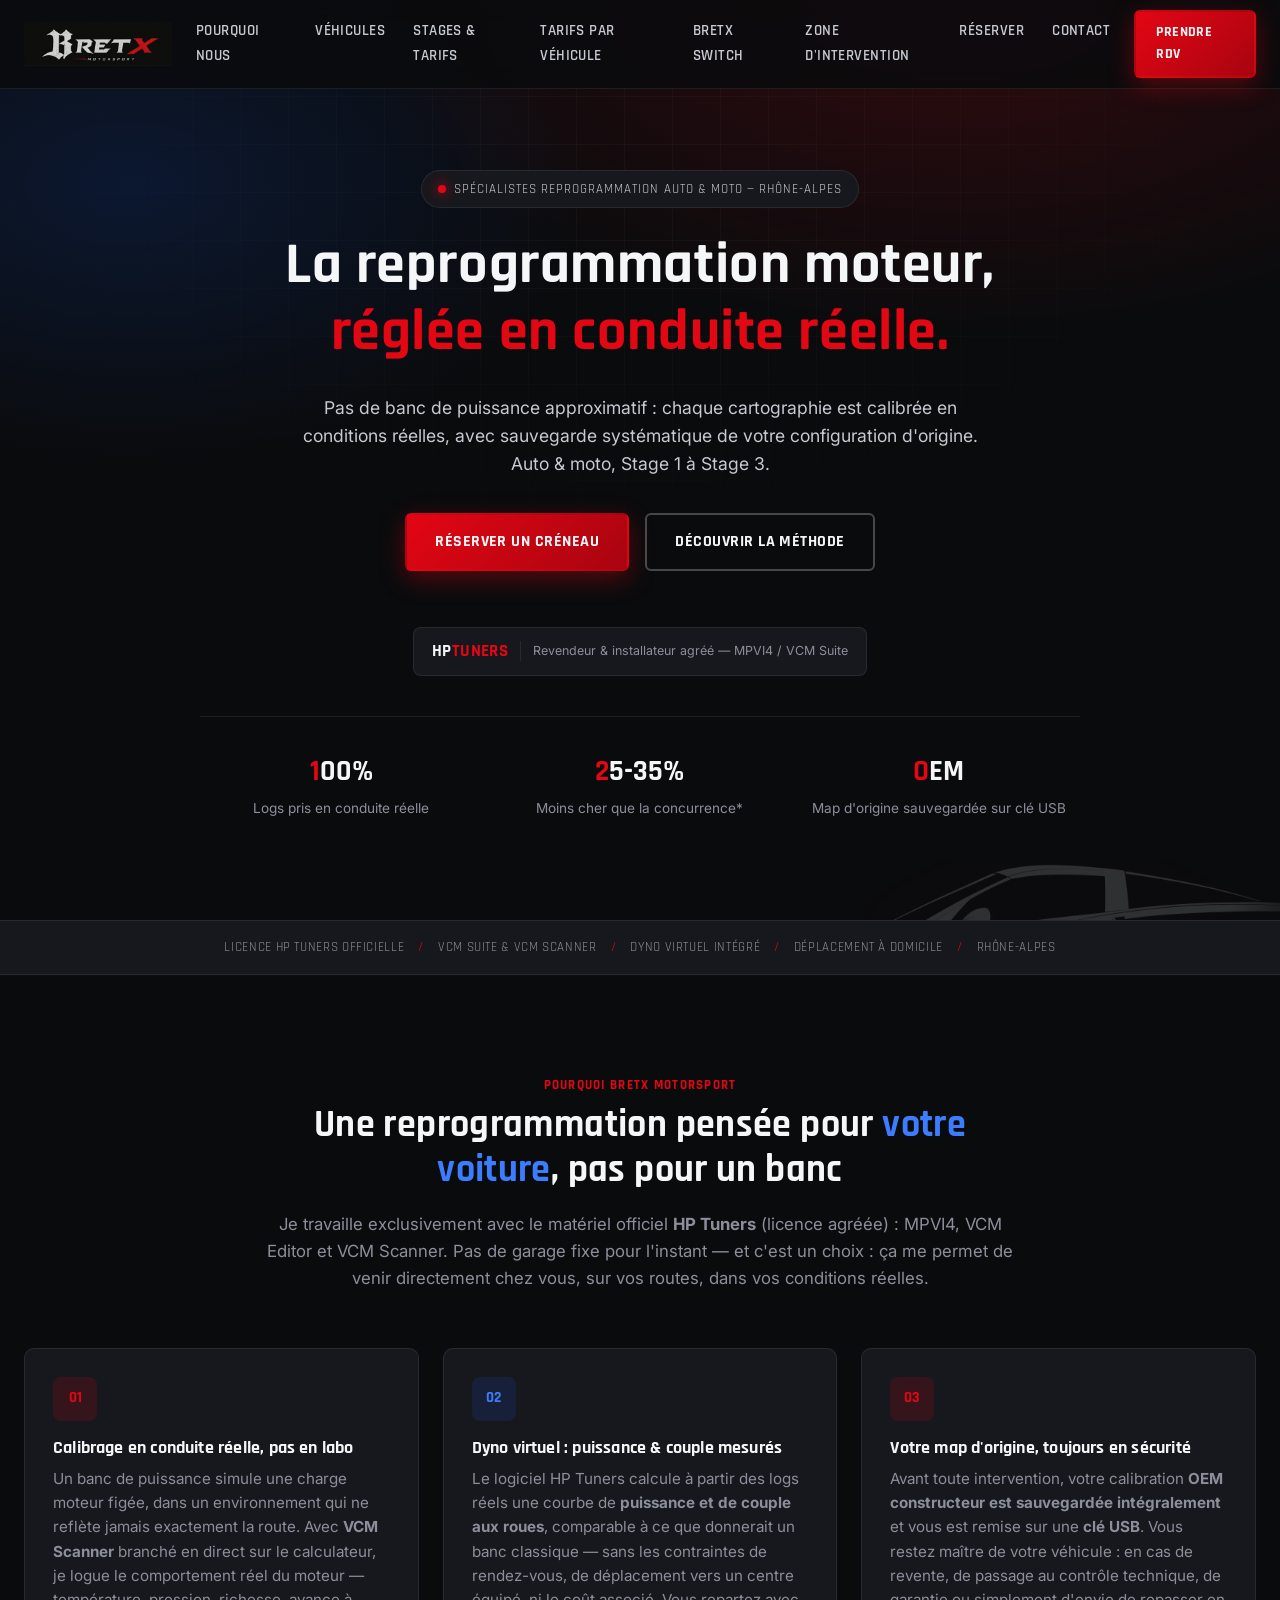
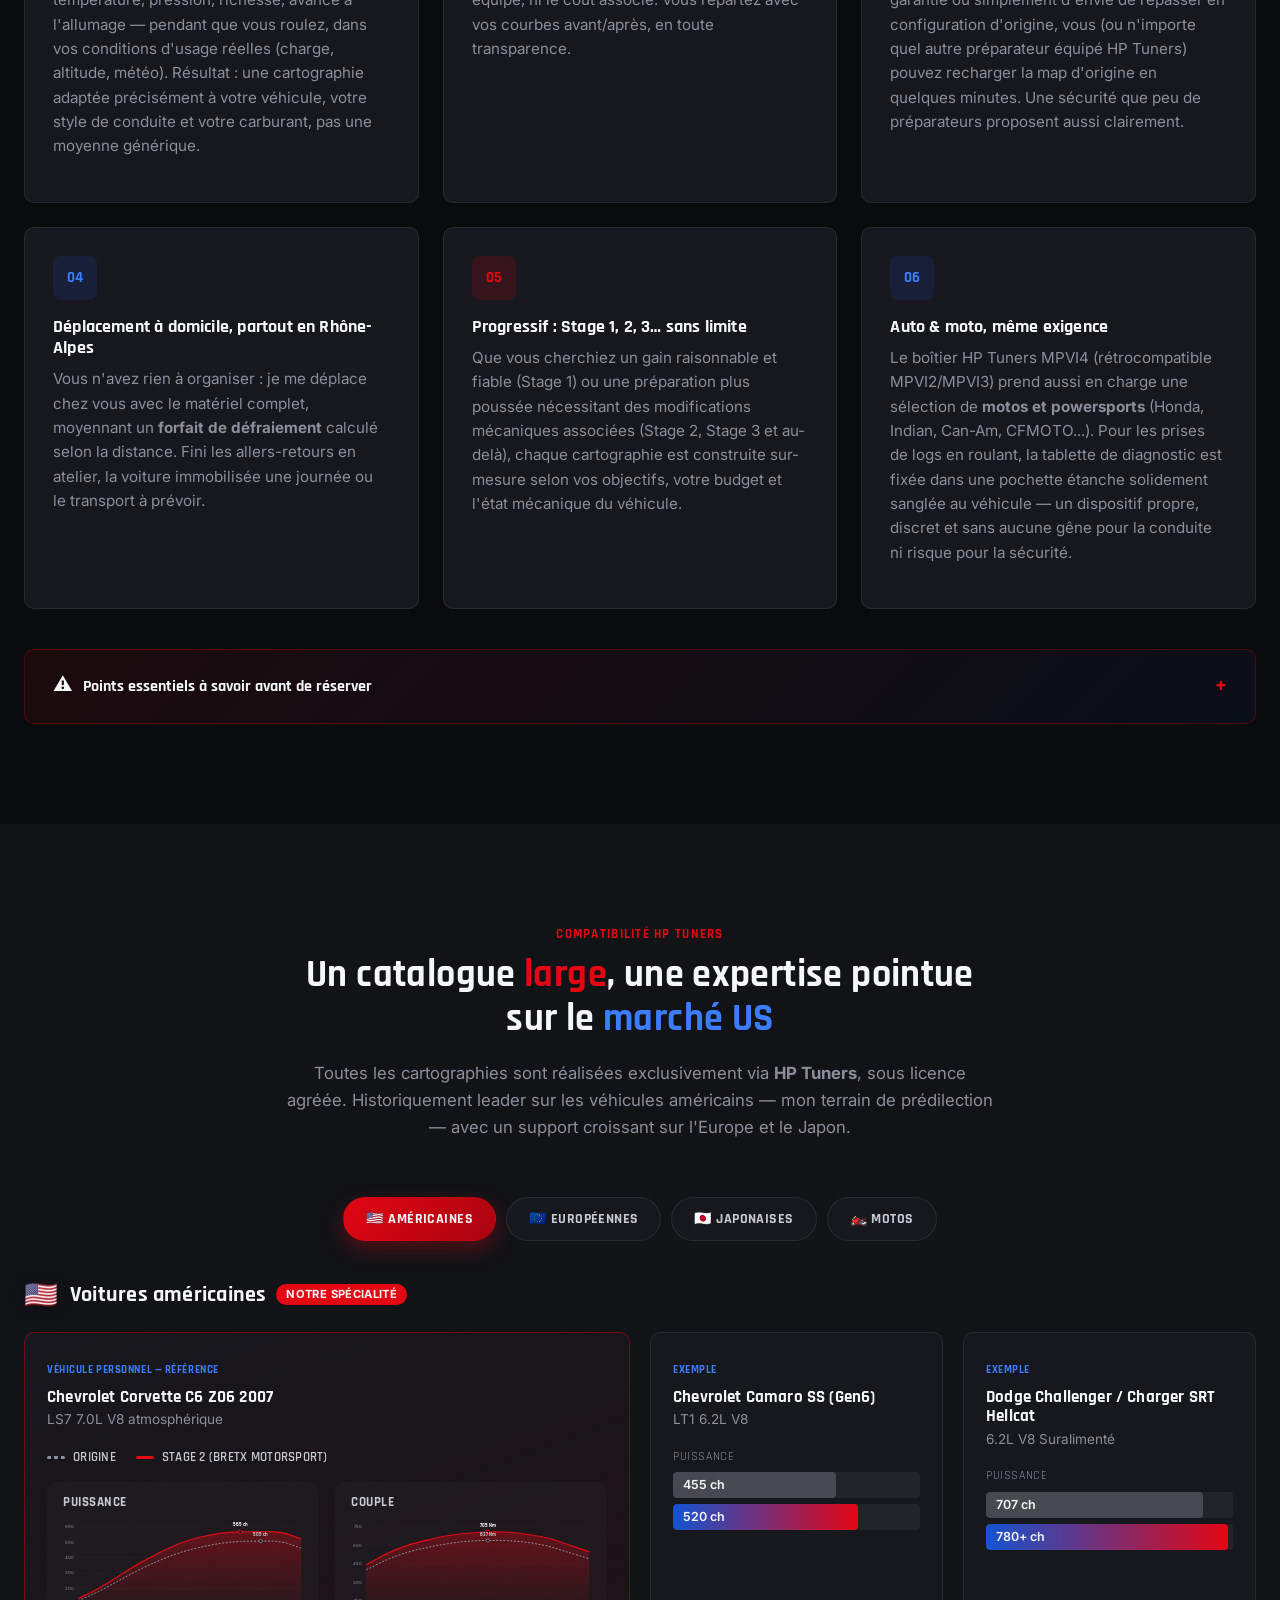
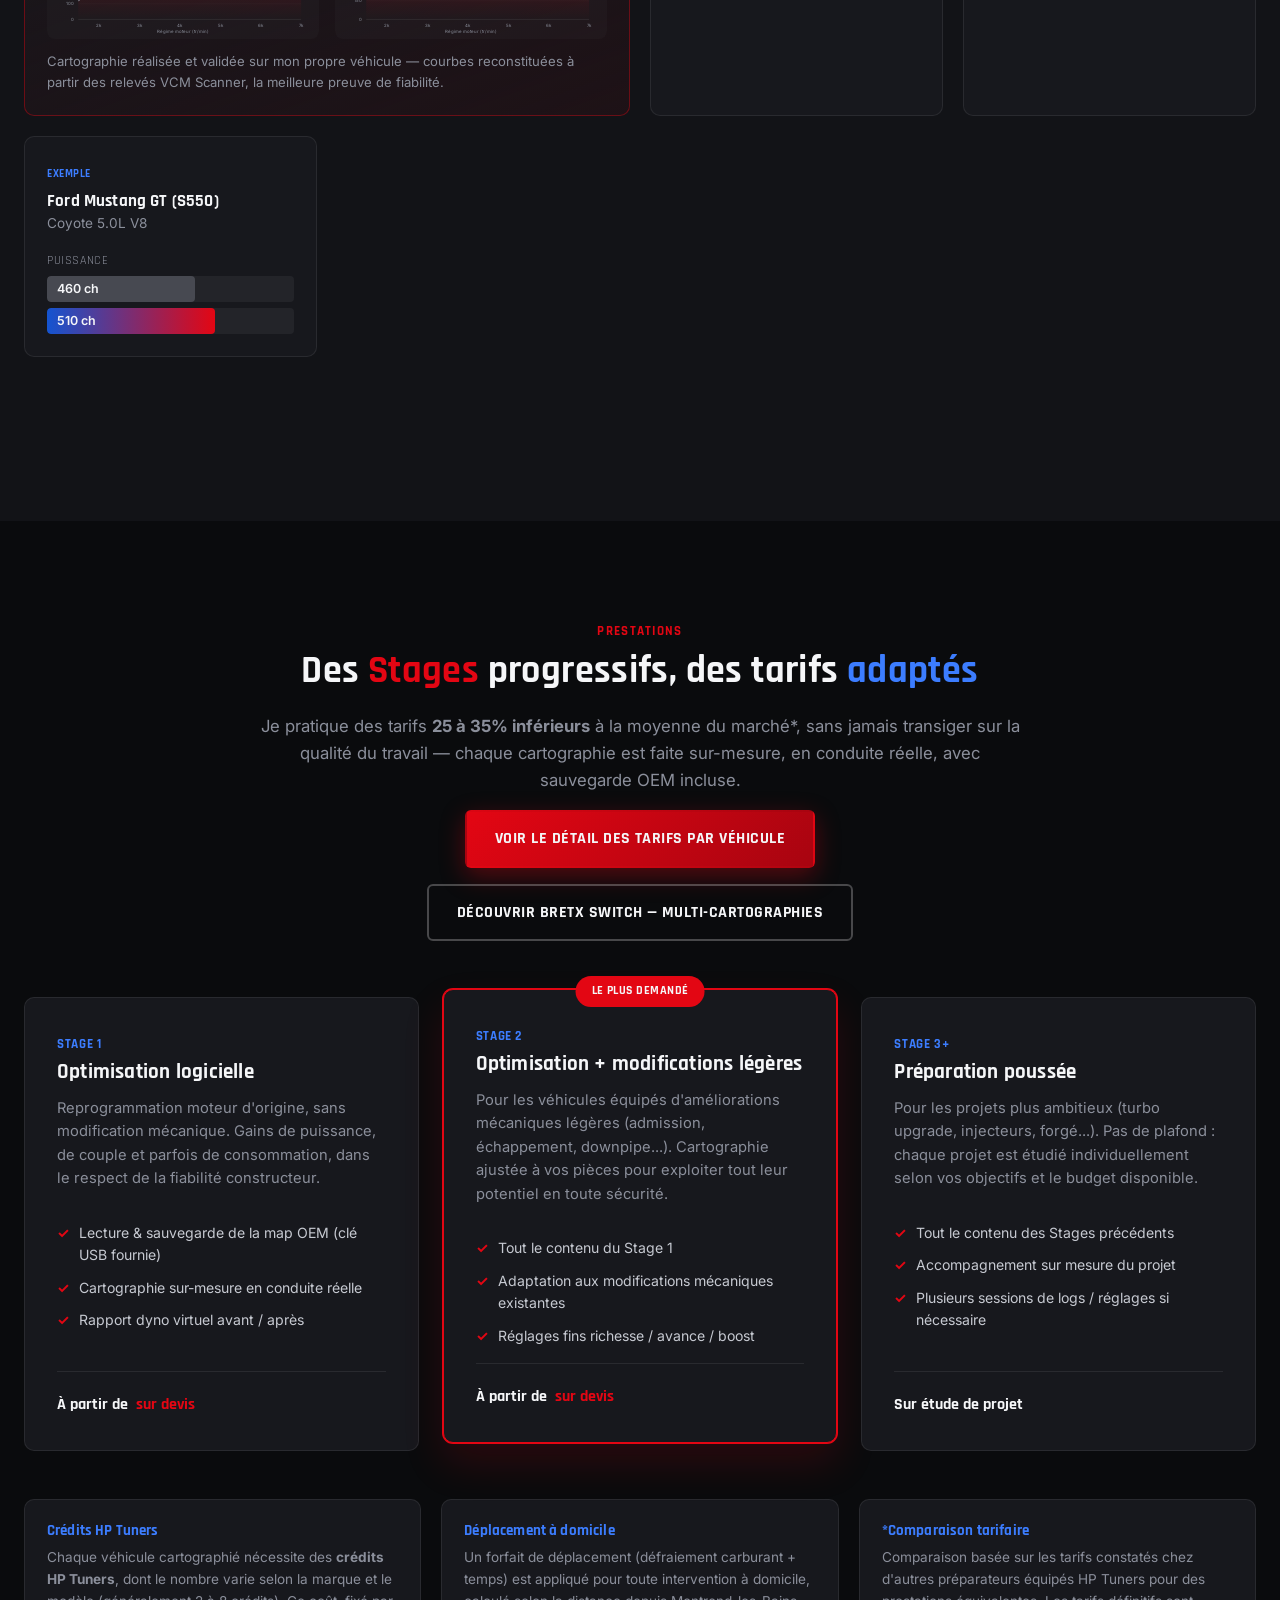
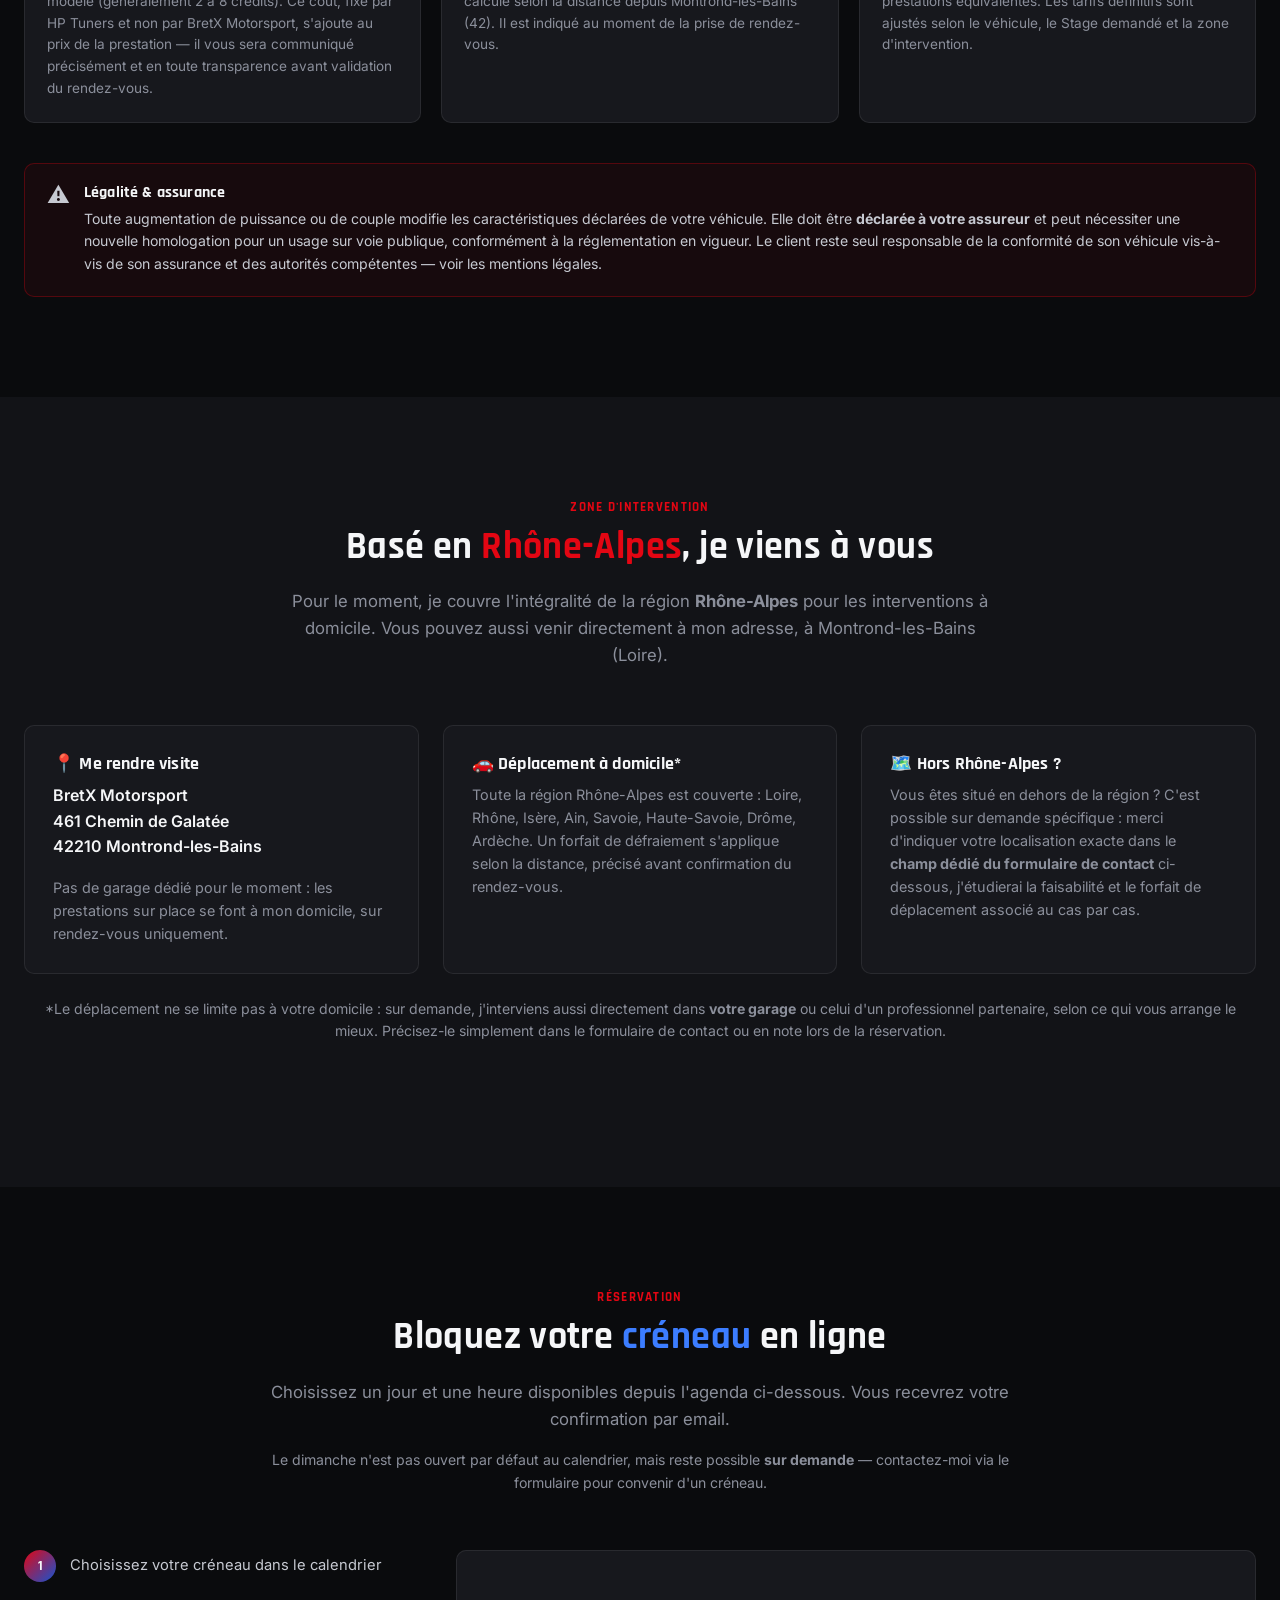
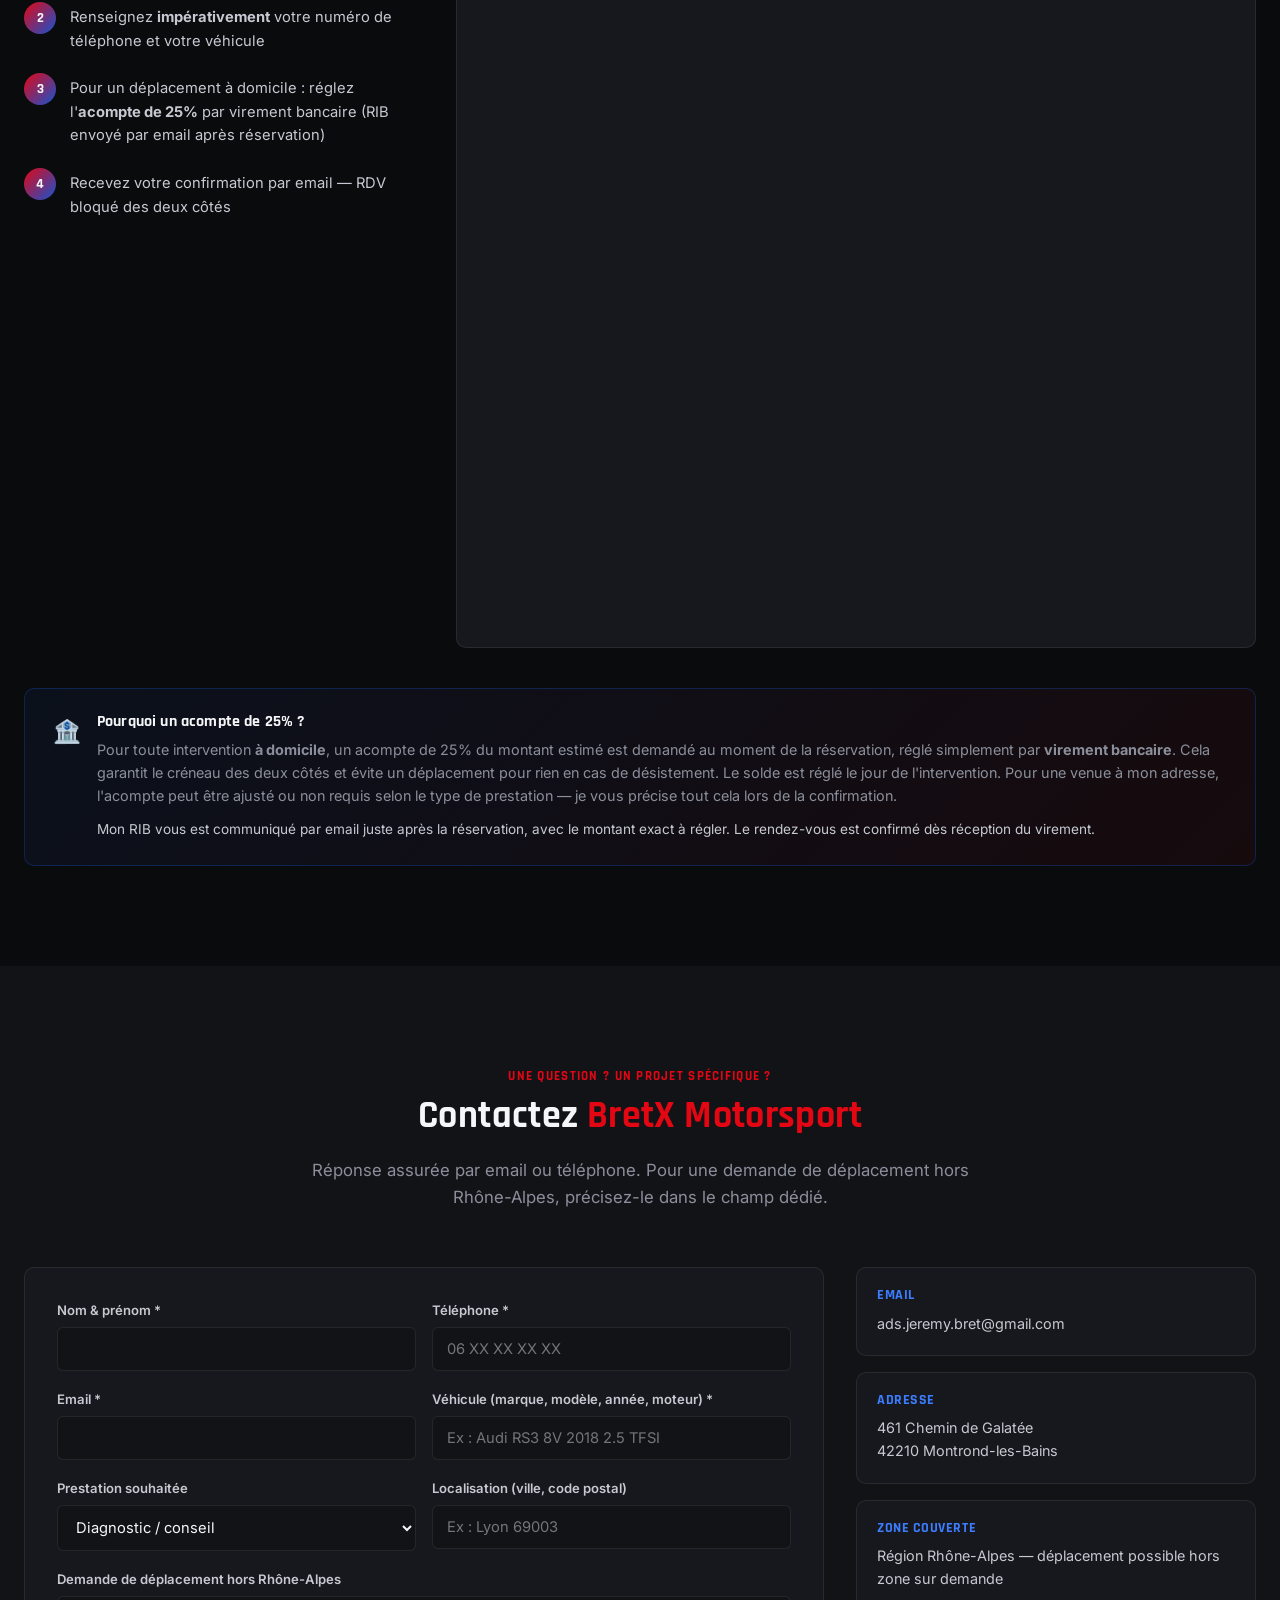
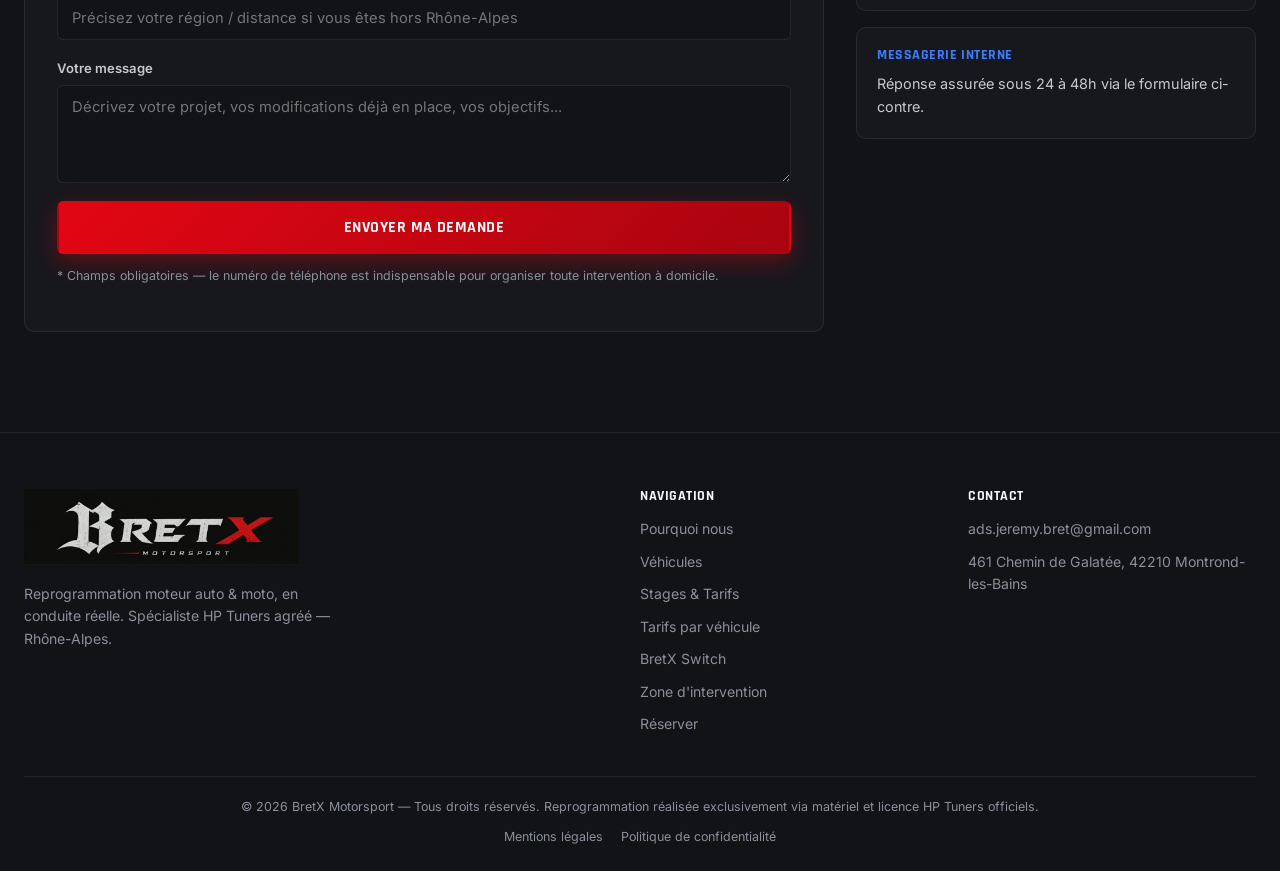
<file: index.html>
<!DOCTYPE html>
<html lang="fr">
<head>
<meta charset="UTF-8">
<meta name="viewport" content="width=device-width, initial-scale=1.0">
<title>BretX Motorsport — Reprogrammation moteur HP Tuners en conditions réelles | Rhône-Alpes</title>
<meta name="description" content="Reprogrammation moteur auto & moto spécialiste HP Tuners agréé, en conduite réelle. Stage 1/2/3, sauvegarde OEM sur clé USB, déplacement à domicile en Rhône-Alpes.">
<link rel="canonical" href="https://bretx-motorsport.netlify.app/">
<meta name="robots" content="index, follow">
<meta name="keywords" content="reprogrammation moteur, HP Tuners, stage 1, stage 2, préparateur auto, préparateur moto, reprog Rhône-Alpes, MPVI4, VCM Scanner, tuning voiture américaine">
<meta name="geo.region" content="FR-ARA">
<meta name="geo.placename" content="Montrond-les-Bains">

<!-- Open Graph -->
<meta property="og:type" content="website">
<meta property="og:site_name" content="BretX Motorsport">
<meta property="og:title" content="BretX Motorsport — Reprogrammation moteur HP Tuners en conduite réelle">
<meta property="og:description" content="Reprogrammation moteur auto & moto en conduite réelle, spécialiste HP Tuners agréé. Stage 1/2/3, sauvegarde OEM sur clé USB, déplacement à domicile en Rhône-Alpes.">
<meta property="og:url" content="https://bretx-motorsport.netlify.app/">
<meta property="og:image" content="https://bretx-motorsport.netlify.app/img/og-cover.jpg">
<meta property="og:image:width" content="1200">
<meta property="og:image:height" content="630">
<meta property="og:locale" content="fr_FR">

<!-- Twitter Card -->
<meta name="twitter:card" content="summary_large_image">
<meta name="twitter:title" content="BretX Motorsport — Reprogrammation moteur HP Tuners en conduite réelle">
<meta name="twitter:description" content="Reprogrammation moteur auto & moto en conduite réelle. Stage 1/2/3, sauvegarde OEM, déplacement à domicile en Rhône-Alpes.">
<meta name="twitter:image" content="https://bretx-motorsport.netlify.app/img/og-cover.jpg">

<link rel="icon" type="image/png" href="img/logo.png">
<link rel="preconnect" href="https://fonts.googleapis.com">
<link rel="preconnect" href="https://fonts.gstatic.com" crossorigin>
<link href="https://fonts.googleapis.com/css2?family=Rajdhani:wght@500;600;700&family=Inter:wght@400;500;600;700&display=swap" rel="stylesheet">
<link rel="stylesheet" href="css/style.css">

<!-- Données structurées LocalBusiness -->
<script type="application/ld+json">
{
  "@context": "https://schema.org",
  "@type": "AutomotiveBusiness",
  "name": "BretX Motorsport",
  "image": "https://bretx-motorsport.netlify.app/img/logo.png",
  "url": "https://bretx-motorsport.netlify.app/",
  "email": "ads.jeremy.bret@gmail.com",
  "description": "Reprogrammation moteur auto & moto en conduite réelle, spécialiste HP Tuners agréé (MPVI4, VCM Scanner). Stage 1 à Stage 3, sauvegarde OEM sur clé USB, déplacement à domicile.",
  "address": {
    "@type": "PostalAddress",
    "streetAddress": "461 Chemin de Galatée",
    "addressLocality": "Montrond-les-Bains",
    "postalCode": "42210",
    "addressRegion": "Auvergne-Rhône-Alpes",
    "addressCountry": "FR"
  },
  "areaServed": {
    "@type": "AdministrativeArea",
    "name": "Auvergne-Rhône-Alpes"
  },
  "priceRange": "€€",
  "makesOffer": [
    { "@type": "Offer", "itemOffered": { "@type": "Service", "name": "Reprogrammation moteur Stage 1" } },
    { "@type": "Offer", "itemOffered": { "@type": "Service", "name": "Reprogrammation moteur Stage 2" } },
    { "@type": "Offer", "itemOffered": { "@type": "Service", "name": "Reprogrammation moteur Stage 3" } },
    { "@type": "Offer", "itemOffered": { "@type": "Service", "name": "Reprogrammation moto" } }
  ]
}
</script>
</head>
<body>

<!-- ============ HEADER ============ -->
<header class="site-header" id="top">
  <div class="header-inner">
    <a href="#top" class="brand">
      <img src="img/logo.png" alt="BretX Motorsport" class="brand-logo">
    </a>
    <nav class="main-nav" id="mainNav">
      <a href="#valeurs">Pourquoi nous</a>
      <a href="#vehicules">Véhicules</a>
      <a href="#stages">Stages &amp; Tarifs</a>
      <a href="tarifs-vehicules.html">Tarifs par véhicule</a>
      <a href="bretx-switch.html">BretX Switch</a>
      <a href="#zone">Zone d'intervention</a>
      <a href="#booking">Réserver</a>
      <a href="#contact">Contact</a>
    </nav>
    <a href="#booking" class="btn btn-primary nav-cta">Prendre RDV</a>
    <button class="burger" id="burgerBtn" aria-label="Menu">
      <span></span><span></span><span></span>
    </button>
  </div>
</header>

<!-- ============ HERO ============ -->
<section class="hero">
  <div class="hero-bg"></div>
  <div class="hero-grid"></div>
  <div class="hero-car" aria-hidden="true">
    <img src="img/hero-car.png" alt="" loading="eager">
  </div>
  <div class="hero-content">
    <p class="eyebrow"><span class="dot"></span>Spécialistes reprogrammation Auto &amp; Moto — Rhône-Alpes</p>
    <h1>La reprogrammation moteur,<br><span class="accent-red">réglée en conduite réelle.</span></h1>
    <p class="hero-sub">Pas de banc de puissance approximatif : chaque cartographie est calibrée en conditions réelles, avec sauvegarde systématique de votre configuration d'origine. Auto &amp; moto, Stage 1 à Stage 3.</p>
    <div class="hero-actions">
      <a href="#booking" class="btn btn-primary">Réserver un créneau</a>
      <a href="#valeurs" class="btn btn-ghost">Découvrir la méthode</a>
    </div>
    <div class="partner-badge">
      <span class="partner-badge-mark">HP<b>TUNERS</b></span>
      <span class="partner-badge-text">Revendeur &amp; installateur agréé — MPVI4 / VCM Suite</span>
    </div>
    <div class="hero-stats">
      <div class="hstat"><span class="hstat-num">100%</span><span class="hstat-label">Logs pris en conduite réelle</span></div>
      <div class="hstat"><span class="hstat-num">25-35%</span><span class="hstat-label">Moins cher que la concurrence*</span></div>
      <div class="hstat"><span class="hstat-num">OEM</span><span class="hstat-label">Map d'origine sauvegardée sur clé USB</span></div>
    </div>
  </div>
</section>

<!-- ============ BANDEAU CONFIANCE ============ -->
<section class="trust-strip">
  <div class="trust-inner">
    <span>Licence HP Tuners officielle</span>
    <span class="sep">/</span>
    <span>VCM Suite &amp; VCM Scanner</span>
    <span class="sep">/</span>
    <span>Dyno virtuel intégré</span>
    <span class="sep">/</span>
    <span>Déplacement à domicile</span>
    <span class="sep">/</span>
    <span>Rhône-Alpes</span>
  </div>
</section>

<!-- ============ VALEUR AJOUTÉE ============ -->
<section class="section" id="valeurs">
  <div class="section-head">
    <p class="kicker">Pourquoi BretX Motorsport</p>
    <h2>Une reprogrammation pensée pour <span class="accent-blue">votre voiture</span>, pas pour un banc</h2>
    <p class="section-lead">Je travaille exclusivement avec le matériel officiel <strong>HP Tuners</strong> (licence agréée) : MPVI4, VCM Editor et VCM Scanner. Pas de garage fixe pour l'instant — et c'est un choix : ça me permet de venir directement chez vous, sur vos routes, dans vos conditions réelles.</p>
  </div>

  <div class="value-grid">
    <article class="value-card">
      <div class="value-icon icon-red">01</div>
      <h3>Calibrage en conduite réelle, pas en labo</h3>
      <p>Un banc de puissance simule une charge moteur figée, dans un environnement qui ne reflète jamais exactement la route. Avec <strong>VCM Scanner</strong> branché en direct sur le calculateur, je logue le comportement réel du moteur — température, pression, richesse, avance à l'allumage — pendant que vous roulez, dans vos conditions d'usage réelles (charge, altitude, météo). Résultat : une cartographie adaptée précisément à votre véhicule, votre style de conduite et votre carburant, pas une moyenne générique.</p>
    </article>

    <article class="value-card">
      <div class="value-icon icon-blue">02</div>
      <h3>Dyno virtuel : puissance &amp; couple mesurés</h3>
      <p>Le logiciel HP Tuners calcule à partir des logs réels une courbe de <strong>puissance et de couple aux roues</strong>, comparable à ce que donnerait un banc classique — sans les contraintes de rendez-vous, de déplacement vers un centre équipé, ni le coût associé. Vous repartez avec vos courbes avant/après, en toute transparence.</p>
    </article>

    <article class="value-card">
      <div class="value-icon icon-red">03</div>
      <h3>Votre map d'origine, toujours en sécurité</h3>
      <p>Avant toute intervention, votre calibration <strong>OEM constructeur est sauvegardée intégralement</strong> et vous est remise sur une <strong>clé USB</strong>. Vous restez maître de votre véhicule : en cas de revente, de passage au contrôle technique, de garantie ou simplement d'envie de repasser en configuration d'origine, vous (ou n'importe quel autre préparateur équipé HP Tuners) pouvez recharger la map d'origine en quelques minutes. Une sécurité que peu de préparateurs proposent aussi clairement.</p>
    </article>

    <article class="value-card">
      <div class="value-icon icon-blue">04</div>
      <h3>Déplacement à domicile, partout en Rhône-Alpes</h3>
      <p>Vous n'avez rien à organiser : je me déplace chez vous avec le matériel complet, moyennant un <strong>forfait de défraiement</strong> calculé selon la distance. Fini les allers-retours en atelier, la voiture immobilisée une journée ou le transport à prévoir.</p>
    </article>

    <article class="value-card">
      <div class="value-icon icon-red">05</div>
      <h3>Progressif : Stage 1, 2, 3… sans limite</h3>
      <p>Que vous cherchiez un gain raisonnable et fiable (Stage 1) ou une préparation plus poussée nécessitant des modifications mécaniques associées (Stage 2, Stage 3 et au-delà), chaque cartographie est construite sur-mesure selon vos objectifs, votre budget et l'état mécanique du véhicule.</p>
    </article>

    <article class="value-card">
      <div class="value-icon icon-blue">06</div>
      <h3>Auto &amp; moto, même exigence</h3>
      <p>Le boîtier HP Tuners MPVI4 (rétrocompatible MPVI2/MPVI3) prend aussi en charge une sélection de <strong>motos et powersports</strong> (Honda, Indian, Can-Am, CFMOTO...). Pour les prises de logs en roulant, la tablette de diagnostic est fixée dans une pochette étanche solidement sanglée au véhicule — un dispositif propre, discret et sans aucune gêne pour la conduite ni risque pour la sécurité.</p>
    </article>
  </div>

  <details class="callout">
    <summary><span class="callout-icon">⚠</span> Points essentiels à savoir avant de réserver</summary>
    <p>Chaque véhicule reprogrammé nécessite des <strong>crédits HP Tuners</strong> propres au modèle (ils s'ajoutent au prix de la prestation, voir la section Stages &amp; Tarifs) · la reprogrammation se fait via le port OBD-II, sans démontage du calculateur pour la grande majorité des véhicules · un contrôle mécanique rapide du véhicule est effectué avant toute cartographie · le véhicule doit être en bon état de fonctionnement général — la reprogrammation optimise un moteur sain, elle ne corrige pas une panne mécanique · un acompte de 25% est demandé pour toute intervention à domicile afin de sécuriser le rendez-vous.</p>
  </details>
</section>

<!-- ============ VEHICULES SUPPORTÉS ============ -->
<section class="section section-alt" id="vehicules">
  <div class="section-head">
    <p class="kicker">Compatibilité HP Tuners</p>
    <h2>Un catalogue <span class="accent-red">large</span>, une expertise pointue sur le <span class="accent-blue">marché US</span></h2>
    <p class="section-lead">Toutes les cartographies sont réalisées exclusivement via <strong>HP Tuners</strong>, sous licence agréée. Historiquement leader sur les véhicules américains — mon terrain de prédilection — avec un support croissant sur l'Europe et le Japon.</p>
  </div>

  <div class="vehicle-tabs" role="tablist">
    <button class="vtab active" data-tab="tab-us" role="tab" aria-selected="true">🇺🇸 Américaines</button>
    <button class="vtab" data-tab="tab-eu" role="tab" aria-selected="false">🇪🇺 Européennes</button>
    <button class="vtab" data-tab="tab-jp" role="tab" aria-selected="false">🇯🇵 Japonaises</button>
    <button class="vtab" data-tab="tab-moto" role="tab" aria-selected="false">🏍️ Motos</button>
  </div>

  <!-- US CARS -->
  <div class="vehicle-block" id="tab-us">
    <div class="vehicle-block-title">
      <span class="flag flag-emoji">🇺🇸</span>
      <h3>Voitures américaines <span class="badge-strong">Notre spécialité</span></h3>
    </div>
    <div class="car-grid">

      <article class="car-card featured">
        <div class="car-card-top">
          <span class="car-tag">Véhicule personnel — référence</span>
          <h4>Chevrolet Corvette C6 Z06 2007</h4>
          <p class="car-engine">LS7 7.0L V8 atmosphérique</p>
        </div>
        <div class="dyno-legend">
          <span class="dyno-legend-item"><span class="dyno-swatch stock"></span>Origine</span>
          <span class="dyno-legend-item"><span class="dyno-swatch tuned"></span>Stage 2 (BretX Motorsport)</span>
        </div>
        <div class="dyno-charts">
          <div class="dyno-chart-panel">
            <p class="dyno-chart-title">Puissance</p>
            <svg viewBox="0 0 640 300" xmlns="http://www.w3.org/2000/svg" class="dyno-svg">
              <defs>
                <linearGradient id="areaGrad-ch" x1="0" y1="0" x2="0" y2="1">
                  <stop offset="0%" stop-color="#e30613" stop-opacity="0.35"/>
                  <stop offset="100%" stop-color="#e30613" stop-opacity="0"/>
                </linearGradient>
              </defs>
              <line x1="54" y1="260.00" x2="620" y2="260.00" stroke="rgba(255,255,255,0.06)" stroke-width="1"/><text x="44" y="264.00" text-anchor="end" font-size="11" fill="#8b8f9b" font-family="Inter, sans-serif">0</text><line x1="54" y1="220.67" x2="620" y2="220.67" stroke="rgba(255,255,255,0.06)" stroke-width="1"/><text x="44" y="224.67" text-anchor="end" font-size="11" fill="#8b8f9b" font-family="Inter, sans-serif">100</text><line x1="54" y1="181.33" x2="620" y2="181.33" stroke="rgba(255,255,255,0.06)" stroke-width="1"/><text x="44" y="185.33" text-anchor="end" font-size="11" fill="#8b8f9b" font-family="Inter, sans-serif">200</text><line x1="54" y1="142.00" x2="620" y2="142.00" stroke="rgba(255,255,255,0.06)" stroke-width="1"/><text x="44" y="146.00" text-anchor="end" font-size="11" fill="#8b8f9b" font-family="Inter, sans-serif">300</text><line x1="54" y1="102.67" x2="620" y2="102.67" stroke="rgba(255,255,255,0.06)" stroke-width="1"/><text x="44" y="106.67" text-anchor="end" font-size="11" fill="#8b8f9b" font-family="Inter, sans-serif">400</text><line x1="54" y1="63.33" x2="620" y2="63.33" stroke="rgba(255,255,255,0.06)" stroke-width="1"/><text x="44" y="67.33" text-anchor="end" font-size="11" fill="#8b8f9b" font-family="Inter, sans-serif">500</text><line x1="54" y1="24.00" x2="620" y2="24.00" stroke="rgba(255,255,255,0.06)" stroke-width="1"/><text x="44" y="28.00" text-anchor="end" font-size="11" fill="#8b8f9b" font-family="Inter, sans-serif">600</text>
              <line x1="54" y1="260" x2="620" y2="260" stroke="rgba(255,255,255,0.15)" stroke-width="1"/>
              <text x="105.45" y="280" text-anchor="middle" font-size="11" fill="#8b8f9b" font-family="Inter, sans-serif">2k</text><text x="208.36" y="280" text-anchor="middle" font-size="11" fill="#8b8f9b" font-family="Inter, sans-serif">3k</text><text x="311.27" y="280" text-anchor="middle" font-size="11" fill="#8b8f9b" font-family="Inter, sans-serif">4k</text><text x="414.18" y="280" text-anchor="middle" font-size="11" fill="#8b8f9b" font-family="Inter, sans-serif">5k</text><text x="517.09" y="280" text-anchor="middle" font-size="11" fill="#8b8f9b" font-family="Inter, sans-serif">6k</text><text x="620.00" y="280" text-anchor="middle" font-size="11" fill="#8b8f9b" font-family="Inter, sans-serif">7k</text>
              <path d="M 54.00,206.90 C 62.58,202.64 88.30,190.84 105.45,181.33 C 122.61,171.83 139.76,160.36 156.91,149.87 C 174.06,139.38 191.21,128.23 208.36,118.40 C 225.52,108.57 242.67,99.39 259.82,90.87 C 276.97,82.34 294.12,73.82 311.27,67.27 C 328.42,60.71 345.58,55.79 362.73,51.53 C 379.88,47.27 397.03,43.99 414.18,41.70 C 431.33,39.41 448.48,38.42 465.64,37.77 C 482.79,37.11 503.37,37.77 517.09,37.77 C 530.81,37.77 537.67,37.11 547.96,37.77 C 558.25,38.42 566.83,38.75 578.84,41.70 C 590.84,44.65 613.14,53.17 620.00,55.47 L 620.00,260.00 L 54.00,260.00 Z" fill="url(#areaGrad-ch)" stroke="none"/>
              <path d="M 54.00,212.80 C 62.58,208.87 88.30,197.72 105.45,189.20 C 122.61,180.68 139.76,170.84 156.91,161.67 C 174.06,152.49 191.21,142.66 208.36,134.13 C 225.52,125.61 242.67,117.74 259.82,110.53 C 276.97,103.32 294.12,96.44 311.27,90.87 C 328.42,85.29 345.58,81.03 362.73,77.10 C 379.88,73.17 397.03,69.76 414.18,67.27 C 431.33,64.78 448.48,63.14 465.64,62.15 C 482.79,61.17 503.37,61.50 517.09,61.37 C 530.81,61.24 537.67,60.71 547.96,61.37 C 558.25,62.02 566.83,62.35 578.84,65.30 C 590.84,68.25 613.14,76.77 620.00,79.07" fill="none" stroke="#8b8f9b" stroke-width="2.5" stroke-dasharray="5 4"/>
              <path d="M 54.00,206.90 C 62.58,202.64 88.30,190.84 105.45,181.33 C 122.61,171.83 139.76,160.36 156.91,149.87 C 174.06,139.38 191.21,128.23 208.36,118.40 C 225.52,108.57 242.67,99.39 259.82,90.87 C 276.97,82.34 294.12,73.82 311.27,67.27 C 328.42,60.71 345.58,55.79 362.73,51.53 C 379.88,47.27 397.03,43.99 414.18,41.70 C 431.33,39.41 448.48,38.42 465.64,37.77 C 482.79,37.11 503.37,37.77 517.09,37.77 C 530.81,37.77 537.67,37.11 547.96,37.77 C 558.25,38.42 566.83,38.75 578.84,41.70 C 590.84,44.65 613.14,53.17 620.00,55.47" fill="none" stroke="#e30613" stroke-width="3"/>
              <circle cx="517.09" cy="61.37" r="4" fill="#0a0b0d" stroke="#8b8f9b" stroke-width="2"/>
              <circle cx="465.64" cy="37.77" r="4.5" fill="#0a0b0d" stroke="#e30613" stroke-width="2.5"/>
              <text x="517.09" y="49.37" text-anchor="middle" font-size="12" font-weight="700" fill="#c6c9d1" font-family="Rajdhani, sans-serif">505 ch</text>
              <text x="465.64" y="23.77" text-anchor="middle" font-size="13" font-weight="700" fill="#ffffff" font-family="Rajdhani, sans-serif">565 ch</text>
              <text x="320.00" y="294" text-anchor="middle" font-size="11" fill="#8b8f9b" font-family="Inter, sans-serif">Régime moteur (tr/min)</text>
            </svg>
          </div>
          <div class="dyno-chart-panel">
            <p class="dyno-chart-title">Couple</p>
            <svg viewBox="0 0 640 300" xmlns="http://www.w3.org/2000/svg" class="dyno-svg">
              <defs>
                <linearGradient id="areaGrad-Nm" x1="0" y1="0" x2="0" y2="1">
                  <stop offset="0%" stop-color="#e30613" stop-opacity="0.35"/>
                  <stop offset="100%" stop-color="#e30613" stop-opacity="0"/>
                </linearGradient>
              </defs>
              <line x1="54" y1="260.00" x2="620" y2="260.00" stroke="rgba(255,255,255,0.06)" stroke-width="1"/><text x="44" y="264.00" text-anchor="end" font-size="11" fill="#8b8f9b" font-family="Inter, sans-serif">0</text><line x1="54" y1="212.80" x2="620" y2="212.80" stroke="rgba(255,255,255,0.06)" stroke-width="1"/><text x="44" y="216.80" text-anchor="end" font-size="11" fill="#8b8f9b" font-family="Inter, sans-serif">150</text><line x1="54" y1="165.60" x2="620" y2="165.60" stroke="rgba(255,255,255,0.06)" stroke-width="1"/><text x="44" y="169.60" text-anchor="end" font-size="11" fill="#8b8f9b" font-family="Inter, sans-serif">300</text><line x1="54" y1="118.40" x2="620" y2="118.40" stroke="rgba(255,255,255,0.06)" stroke-width="1"/><text x="44" y="122.40" text-anchor="end" font-size="11" fill="#8b8f9b" font-family="Inter, sans-serif">450</text><line x1="54" y1="71.20" x2="620" y2="71.20" stroke="rgba(255,255,255,0.06)" stroke-width="1"/><text x="44" y="75.20" text-anchor="end" font-size="11" fill="#8b8f9b" font-family="Inter, sans-serif">600</text><line x1="54" y1="24.00" x2="620" y2="24.00" stroke="rgba(255,255,255,0.06)" stroke-width="1"/><text x="44" y="28.00" text-anchor="end" font-size="11" fill="#8b8f9b" font-family="Inter, sans-serif">750</text>
              <line x1="54" y1="260" x2="620" y2="260" stroke="rgba(255,255,255,0.15)" stroke-width="1"/>
              <text x="105.45" y="280" text-anchor="middle" font-size="11" fill="#8b8f9b" font-family="Inter, sans-serif">2k</text><text x="208.36" y="280" text-anchor="middle" font-size="11" fill="#8b8f9b" font-family="Inter, sans-serif">3k</text><text x="311.27" y="280" text-anchor="middle" font-size="11" fill="#8b8f9b" font-family="Inter, sans-serif">4k</text><text x="414.18" y="280" text-anchor="middle" font-size="11" fill="#8b8f9b" font-family="Inter, sans-serif">5k</text><text x="517.09" y="280" text-anchor="middle" font-size="11" fill="#8b8f9b" font-family="Inter, sans-serif">6k</text><text x="620.00" y="280" text-anchor="middle" font-size="11" fill="#8b8f9b" font-family="Inter, sans-serif">7k</text>
              <path d="M 54.00,121.55 C 62.58,116.83 88.30,101.36 105.45,93.23 C 122.61,85.10 139.76,78.54 156.91,72.77 C 174.06,67.00 191.21,62.81 208.36,58.61 C 225.52,54.42 242.67,50.48 259.82,47.60 C 276.97,44.72 294.12,42.88 311.27,41.31 C 328.42,39.73 345.58,38.58 362.73,38.16 C 379.88,37.74 397.03,37.74 414.18,38.79 C 431.33,39.84 448.48,41.94 465.64,44.45 C 482.79,46.97 503.37,50.75 517.09,53.89 C 530.81,57.04 537.67,59.92 547.96,63.33 C 558.25,66.74 566.83,70.15 578.84,74.35 C 590.84,78.54 613.14,86.15 620.00,88.51 L 620.00,260.00 L 54.00,260.00 Z" fill="url(#areaGrad-Nm)" stroke="none"/>
              <path d="M 54.00,134.13 C 62.58,129.94 88.30,116.30 105.45,108.96 C 122.61,101.62 139.76,95.32 156.91,90.08 C 174.06,84.84 191.21,81.16 208.36,77.49 C 225.52,73.82 242.67,70.68 259.82,68.05 C 276.97,65.43 294.12,63.18 311.27,61.76 C 328.42,60.34 345.58,59.82 362.73,59.56 C 379.88,59.30 397.03,59.30 414.18,60.19 C 431.33,61.08 448.48,62.55 465.64,64.91 C 482.79,67.27 503.37,71.20 517.09,74.35 C 530.81,77.49 537.67,80.64 547.96,83.79 C 558.25,86.93 566.83,89.56 578.84,93.23 C 590.84,96.90 613.14,103.72 620.00,105.81" fill="none" stroke="#8b8f9b" stroke-width="2.5" stroke-dasharray="5 4"/>
              <path d="M 54.00,121.55 C 62.58,116.83 88.30,101.36 105.45,93.23 C 122.61,85.10 139.76,78.54 156.91,72.77 C 174.06,67.00 191.21,62.81 208.36,58.61 C 225.52,54.42 242.67,50.48 259.82,47.60 C 276.97,44.72 294.12,42.88 311.27,41.31 C 328.42,39.73 345.58,38.58 362.73,38.16 C 379.88,37.74 397.03,37.74 414.18,38.79 C 431.33,39.84 448.48,41.94 465.64,44.45 C 482.79,46.97 503.37,50.75 517.09,53.89 C 530.81,57.04 537.67,59.92 547.96,63.33 C 558.25,66.74 566.83,70.15 578.84,74.35 C 590.84,78.54 613.14,86.15 620.00,88.51" fill="none" stroke="#e30613" stroke-width="3"/>
              <circle cx="362.73" cy="59.56" r="4" fill="#0a0b0d" stroke="#8b8f9b" stroke-width="2"/>
              <circle cx="362.73" cy="38.16" r="4.5" fill="#0a0b0d" stroke="#e30613" stroke-width="2.5"/>
              <text x="362.73" y="47.56" text-anchor="middle" font-size="12" font-weight="700" fill="#c6c9d1" font-family="Rajdhani, sans-serif">637 Nm</text>
              <text x="362.73" y="24.16" text-anchor="middle" font-size="13" font-weight="700" fill="#ffffff" font-family="Rajdhani, sans-serif">705 Nm</text>
              <text x="320.00" y="294" text-anchor="middle" font-size="11" fill="#8b8f9b" font-family="Inter, sans-serif">Régime moteur (tr/min)</text>
            </svg>
          </div>
        </div>
        <p class="car-note">Cartographie réalisée et validée sur mon propre véhicule — courbes reconstituées à partir des relevés VCM Scanner, la meilleure preuve de fiabilité.</p>
      </article>

      <article class="car-card">
        <div class="car-card-top">
          <span class="car-tag">Exemple</span>
          <h4>Chevrolet Camaro SS (Gen6)</h4>
          <p class="car-engine">LT1 6.2L V8</p>
        </div>
        <div class="power-chart">
          <div class="power-row"><span class="power-label">Puissance</span>
            <div class="power-bars">
              <div class="power-bar before"><span class="bar-fill" style="width:66%"></span><span class="bar-val">455 ch</span></div>
              <div class="power-bar after"><span class="bar-fill" style="width:75%"></span><span class="bar-val">520 ch</span></div>
            </div>
          </div>
        </div>
      </article>

      <article class="car-card">
        <div class="car-card-top">
          <span class="car-tag">Exemple</span>
          <h4>Dodge Challenger / Charger SRT Hellcat</h4>
          <p class="car-engine">6.2L V8 Suralimenté</p>
        </div>
        <div class="power-chart">
          <div class="power-row"><span class="power-label">Puissance</span>
            <div class="power-bars">
              <div class="power-bar before"><span class="bar-fill" style="width:88%"></span><span class="bar-val">707 ch</span></div>
              <div class="power-bar after"><span class="bar-fill" style="width:98%"></span><span class="bar-val">780+ ch</span></div>
            </div>
          </div>
        </div>
      </article>

      <article class="car-card">
        <div class="car-card-top">
          <span class="car-tag">Exemple</span>
          <h4>Ford Mustang GT (S550)</h4>
          <p class="car-engine">Coyote 5.0L V8</p>
        </div>
        <div class="power-chart">
          <div class="power-row"><span class="power-label">Puissance</span>
            <div class="power-bars">
              <div class="power-bar before"><span class="bar-fill" style="width:60%"></span><span class="bar-val">460 ch</span></div>
              <div class="power-bar after"><span class="bar-fill" style="width:68%"></span><span class="bar-val">510 ch</span></div>
            </div>
          </div>
        </div>
      </article>

    </div>
  </div>

  <!-- EUROPEAN CARS -->
  <div class="vehicle-block" id="tab-eu" hidden>
    <div class="vehicle-block-title">
      <span class="flag flag-emoji">🇪🇺</span>
      <h3>Voitures européennes</h3>
    </div>
    <div class="car-grid">
      <article class="car-card">
        <div class="car-card-top"><span class="car-tag">Exemple</span><h4>Audi RS3 8V</h4><p class="car-engine">2.5 TFSI 5 cylindres</p></div>
        <div class="power-chart"><div class="power-row"><span class="power-label">Puissance</span>
          <div class="power-bars">
            <div class="power-bar before"><span class="bar-fill" style="width:62%"></span><span class="bar-val">400 ch</span></div>
            <div class="power-bar after"><span class="bar-fill" style="width:71%"></span><span class="bar-val">460 ch</span></div>
          </div></div>
        </div>
      </article>
      <article class="car-card">
        <div class="car-card-top"><span class="car-tag">Exemple</span><h4>Volkswagen Golf GTI Mk7</h4><p class="car-engine">EA888 2.0 TSI</p></div>
        <div class="power-chart"><div class="power-row"><span class="power-label">Puissance</span>
          <div class="power-bars">
            <div class="power-bar before"><span class="bar-fill" style="width:38%"></span><span class="bar-val">245 ch</span></div>
            <div class="power-bar after"><span class="bar-fill" style="width:45%"></span><span class="bar-val">290 ch</span></div>
          </div></div>
        </div>
      </article>
      <article class="car-card">
        <div class="car-card-top"><span class="car-tag">Exemple</span><h4>Mercedes-AMG C63</h4><p class="car-engine">M177 4.0L V8 Biturbo</p></div>
        <div class="power-chart"><div class="power-row"><span class="power-label">Puissance</span>
          <div class="power-bars">
            <div class="power-bar before"><span class="bar-fill" style="width:73%"></span><span class="bar-val">476 ch</span></div>
            <div class="power-bar after"><span class="bar-fill" style="width:85%"></span><span class="bar-val">550 ch</span></div>
          </div></div>
        </div>
      </article>
      <article class="car-card">
        <div class="car-card-top"><span class="car-tag">Exemple</span><h4>Alpine A110</h4><p class="car-engine">1.8 TCE Turbo</p></div>
        <div class="power-chart"><div class="power-row"><span class="power-label">Puissance</span>
          <div class="power-bars">
            <div class="power-bar before"><span class="bar-fill" style="width:39%"></span><span class="bar-val">252 ch</span></div>
            <div class="power-bar after"><span class="bar-fill" style="width:45%"></span><span class="bar-val">290 ch</span></div>
          </div></div>
        </div>
      </article>
    </div>
    <p class="vehicle-note">Groupe Volkswagen (Audi, VW, Seat, Škoda, Porsche), Mercedes-Benz (gamme AMG notamment), Jaguar / Land Rover et Alpine sont pris en charge par HP Tuners. <strong>BMW n'est actuellement pas supporté</strong> par HP Tuners — je ne propose donc pas de reprogrammation sur cette marque pour le moment.</p>
  </div>

  <!-- JAPANESE CARS -->
  <div class="vehicle-block" id="tab-jp" hidden>
    <div class="vehicle-block-title">
      <span class="flag flag-emoji">🇯🇵</span>
      <h3>Voitures japonaises</h3>
    </div>
    <div class="car-grid">
      <article class="car-card">
        <div class="car-card-top"><span class="car-tag">Exemple</span><h4>Nissan GT-R R35 (2009-2010)</h4><p class="car-engine">VR38DETT V6 Biturbo</p></div>
        <div class="power-chart"><div class="power-row"><span class="power-label">Puissance</span>
          <div class="power-bars">
            <div class="power-bar before"><span class="bar-fill" style="width:70%"></span><span class="bar-val">480 ch</span></div>
            <div class="power-bar after"><span class="bar-fill" style="width:80%"></span><span class="bar-val">550 ch</span></div>
          </div></div>
        </div>
      </article>
      <article class="car-card">
        <div class="car-card-top"><span class="car-tag">Exemple</span><h4>Infiniti Q50 / Q60</h4><p class="car-engine">VR30DDTT 3.0L Biturbo</p></div>
        <div class="power-chart"><div class="power-row"><span class="power-label">Puissance</span>
          <div class="power-bars">
            <div class="power-bar before"><span class="bar-fill" style="width:52%"></span><span class="bar-val">400 ch</span></div>
            <div class="power-bar after"><span class="bar-fill" style="width:60%"></span><span class="bar-val">450 ch</span></div>
          </div></div>
        </div>
      </article>
      <article class="car-card">
        <div class="car-card-top"><span class="car-tag">Exemple</span><h4>Subaru WRX STI</h4><p class="car-engine">EJ25 2.5L Turbo</p></div>
        <div class="power-chart"><div class="power-row"><span class="power-label">Puissance</span>
          <div class="power-bars">
            <div class="power-bar before"><span class="bar-fill" style="width:42%"></span><span class="bar-val">300 ch</span></div>
            <div class="power-bar after"><span class="bar-fill" style="width:48%"></span><span class="bar-val">340 ch</span></div>
          </div></div>
        </div>
      </article>
      <article class="car-card">
        <div class="car-card-top"><span class="car-tag">Exemple</span><h4>Toyota Tundra</h4><p class="car-engine">i-Force 5.7L V8</p></div>
        <div class="power-chart"><div class="power-row"><span class="power-label">Couple &amp; conso</span>
          <div class="power-bars">
            <div class="power-bar before"><span class="bar-fill" style="width:60%"></span><span class="bar-val">Réglages OEM</span></div>
            <div class="power-bar after"><span class="bar-fill" style="width:70%"></span><span class="bar-val">Couple + / conso optimisée</span></div>
          </div></div>
        </div>
      </article>
    </div>
    <p class="vehicle-note">Nissan / Infiniti, Subaru (WRX 08-14, STI 08-20) et Toyota (Tundra, Tacoma, Land Cruiser, Sequoia) sont pris en charge. La compatibilité varie fortement selon l'année et le moteur exact — je confirme systématiquement avant réservation.</p>
  </div>

  <!-- MOTOS -->
  <div class="vehicle-block" id="tab-moto" hidden>
    <div class="vehicle-block-title">
      <span class="flag flag-emoji">🏍️</span>
      <h3>Motos &amp; Powersports</h3>
    </div>
    <div class="moto-panel">
      <div class="moto-text">
        <p>Le MPVI4 (comme le MPVI3, rétrocompatible) permet également la reprogrammation d'une sélection de motos et véhicules powersports : <strong>Honda</strong> (CBR, CB, Africa Twin, CMX Rebel, Grom...), <strong>Indian Motorcycle</strong> (Chief, Scout, FTR, Roadmaster...), <strong>Can-Am</strong> (Ryker, Spyder) et <strong>CFMOTO</strong>.</p>
        <p><strong>Non supportées actuellement :</strong> Yamaha, Kawasaki, Harley-Davidson et Ducati ne figurent pas au catalogue HP Tuners — je ne peux donc pas intervenir sur ces marques pour l'instant.</p>
        <p>Pour la prise de logs en conduite réelle sur deux-roues, la tablette de diagnostic est fixée dans une <strong>pochette étanche renforcée, sanglée solidement au cadre ou au réservoir</strong> — un montage propre et testé, qui ne gêne ni la conduite ni la visibilité, et qui respecte pleinement votre sécurité et celle des autres usagers.</p>
      </div>
      <div class="moto-badges">
        <span class="moto-badge">Honda</span>
        <span class="moto-badge">Indian Motorcycle</span>
        <span class="moto-badge">Can-Am</span>
        <span class="moto-badge">CFMOTO</span>
      </div>
    </div>
  </div>
</section>

<!-- ============ STAGES & TARIFS ============ -->
<section class="section" id="stages">
  <div class="section-head">
    <p class="kicker">Prestations</p>
    <h2>Des <span class="accent-red">Stages</span> progressifs, des tarifs <span class="accent-blue">adaptés</span></h2>
    <p class="section-lead">Je pratique des tarifs <strong>25 à 35% inférieurs</strong> à la moyenne du marché*, sans jamais transiger sur la qualité du travail — chaque cartographie est faite sur-mesure, en conduite réelle, avec sauvegarde OEM incluse.</p>
    <div class="hero-actions" style="margin-top:14px;margin-bottom:0;">
      <a href="tarifs-vehicules.html" class="btn btn-primary">Voir le détail des tarifs par véhicule</a>
      <a href="bretx-switch.html" class="btn btn-ghost">Découvrir BretX Switch — multi-cartographies</a>
    </div>
  </div>

  <div class="stage-grid">
    <article class="stage-card">
      <div class="stage-head"><span class="stage-num">Stage 1</span><h3>Optimisation logicielle</h3></div>
      <p>Reprogrammation moteur d'origine, sans modification mécanique. Gains de puissance, de couple et parfois de consommation, dans le respect de la fiabilité constructeur.</p>
      <ul class="stage-list">
        <li>Lecture &amp; sauvegarde de la map OEM (clé USB fournie)</li>
        <li>Cartographie sur-mesure en conduite réelle</li>
        <li>Rapport dyno virtuel avant / après</li>
      </ul>
      <div class="stage-price">À partir de <span>sur devis</span></div>
    </article>

    <article class="stage-card highlighted">
      <div class="stage-ribbon">Le plus demandé</div>
      <div class="stage-head"><span class="stage-num">Stage 2</span><h3>Optimisation + modifications légères</h3></div>
      <p>Pour les véhicules équipés d'améliorations mécaniques légères (admission, échappement, downpipe...). Cartographie ajustée à vos pièces pour exploiter tout leur potentiel en toute sécurité.</p>
      <ul class="stage-list">
        <li>Tout le contenu du Stage 1</li>
        <li>Adaptation aux modifications mécaniques existantes</li>
        <li>Réglages fins richesse / avance / boost</li>
      </ul>
      <div class="stage-price">À partir de <span>sur devis</span></div>
    </article>

    <article class="stage-card">
      <div class="stage-head"><span class="stage-num">Stage 3+</span><h3>Préparation poussée</h3></div>
      <p>Pour les projets plus ambitieux (turbo upgrade, injecteurs, forgé...). Pas de plafond : chaque projet est étudié individuellement selon vos objectifs et le budget disponible.</p>
      <ul class="stage-list">
        <li>Tout le contenu des Stages précédents</li>
        <li>Accompagnement sur mesure du projet</li>
        <li>Plusieurs sessions de logs / réglages si nécessaire</li>
      </ul>
      <div class="stage-price">Sur étude de projet</div>
    </article>
  </div>

  <div class="pricing-notes">
    <div class="pnote">
      <h4>Crédits HP Tuners</h4>
      <p>Chaque véhicule cartographié nécessite des <strong>crédits HP Tuners</strong>, dont le nombre varie selon la marque et le modèle (généralement 2 à 8 crédits). Ce coût, fixé par HP Tuners et non par BretX Motorsport, s'ajoute au prix de la prestation — il vous sera communiqué précisément et en toute transparence avant validation du rendez-vous.</p>
    </div>
    <div class="pnote">
      <h4>Déplacement à domicile</h4>
      <p>Un forfait de déplacement (défraiement carburant + temps) est appliqué pour toute intervention à domicile, calculé selon la distance depuis Montrond-les-Bains (42). Il est indiqué au moment de la prise de rendez-vous.</p>
    </div>
    <div class="pnote">
      <h4>*Comparaison tarifaire</h4>
      <p>Comparaison basée sur les tarifs constatés chez d'autres préparateurs équipés HP Tuners pour des prestations équivalentes. Les tarifs définitifs sont ajustés selon le véhicule, le Stage demandé et la zone d'intervention.</p>
    </div>
  </div>

  <div class="legal-disclaimer">
    <span class="ld-icon">⚠️</span>
    <div>
      <h4>Légalité &amp; assurance</h4>
      <p>Toute augmentation de puissance ou de couple modifie les caractéristiques déclarées de votre véhicule. Elle doit être <strong>déclarée à votre assureur</strong> et peut nécessiter une nouvelle homologation pour un usage sur voie publique, conformément à la réglementation en vigueur. Le client reste seul responsable de la conformité de son véhicule vis-à-vis de son assurance et des autorités compétentes — voir les <a href="mentions-legales.html">mentions légales</a>.</p>
    </div>
  </div>
</section>

<!-- ============ ZONE D'INTERVENTION ============ -->
<section class="section section-alt" id="zone">
  <div class="section-head">
    <p class="kicker">Zone d'intervention</p>
    <h2>Basé en <span class="accent-red">Rhône-Alpes</span>, je viens à vous</h2>
    <p class="section-lead">Pour le moment, je couvre l'intégralité de la région <strong>Rhône-Alpes</strong> pour les interventions à domicile. Vous pouvez aussi venir directement à mon adresse, à Montrond-les-Bains (Loire).</p>
  </div>

  <div class="zone-grid">
    <div class="zone-card">
      <h3>📍 Me rendre visite</h3>
      <p class="address">
        BretX Motorsport<br>
        461 Chemin de Galatée<br>
        42210 Montrond-les-Bains
      </p>
      <p class="zone-desc">Pas de garage dédié pour le moment : les prestations sur place se font à mon domicile, sur rendez-vous uniquement.</p>
    </div>
    <div class="zone-card">
      <h3>🚗 Déplacement à domicile*</h3>
      <p class="zone-desc">Toute la région Rhône-Alpes est couverte : Loire, Rhône, Isère, Ain, Savoie, Haute-Savoie, Drôme, Ardèche. Un forfait de défraiement s'applique selon la distance, précisé avant confirmation du rendez-vous.</p>
    </div>
    <div class="zone-card">
      <h3>🗺️ Hors Rhône-Alpes ?</h3>
      <p class="zone-desc">Vous êtes situé en dehors de la région ? C'est possible sur demande spécifique : merci d'indiquer votre localisation exacte dans le <strong>champ dédié du formulaire de contact</strong> ci-dessous, j'étudierai la faisabilité et le forfait de déplacement associé au cas par cas.</p>
    </div>
  </div>
  <p class="price-category-note" style="text-align:center;margin-top:24px;">*Le déplacement ne se limite pas à votre domicile : sur demande, j'interviens aussi directement dans <strong>votre garage</strong> ou celui d'un professionnel partenaire, selon ce qui vous arrange le mieux. Précisez-le simplement dans le formulaire de contact ou en note lors de la réservation.</p>
</section>

<!-- ============ BOOKING ============ -->
<section class="section" id="booking">
  <div class="section-head">
    <p class="kicker">Réservation</p>
    <h2>Bloquez votre <span class="accent-blue">créneau</span> en ligne</h2>
    <p class="section-lead">Choisissez un jour et une heure disponibles depuis l'agenda ci-dessous. Vous recevrez votre confirmation par email.</p>
    <p class="price-category-note" style="text-align:center;margin-top:12px;">Le dimanche n'est pas ouvert par défaut au calendrier, mais reste possible <strong>sur demande</strong> — contactez-moi via le formulaire pour convenir d'un créneau.</p>
  </div>

  <div class="booking-wrapper">
    <div class="booking-steps">
      <div class="bstep"><span class="bstep-num">1</span><p>Choisissez votre créneau dans le calendrier</p></div>
      <div class="bstep"><span class="bstep-num">2</span><p>Renseignez <strong>impérativement</strong> votre numéro de téléphone et votre véhicule</p></div>
      <div class="bstep"><span class="bstep-num">3</span><p>Pour un déplacement à domicile : réglez l'<strong>acompte de 25%</strong> par virement bancaire (RIB envoyé par email après réservation)</p></div>
      <div class="bstep"><span class="bstep-num">4</span><p>Recevez votre confirmation par email — RDV bloqué des deux côtés</p></div>
    </div>

    <div class="booking-embed" id="calBooking">
      <!-- Cal.com embed : remplacer "bretx-motorsport/diagnostic-reprogrammation" par ton lien Cal.com réel -->
      <div id="cal-inline" style="width:100%;min-height:680px;overflow:scroll"></div>
      <noscript>
        <p>Activez JavaScript pour afficher le calendrier de réservation, ou contactez-moi directement via le formulaire ci-dessous.</p>
      </noscript>
    </div>

    <div class="deposit-note">
      <div class="deposit-icon">🏦</div>
      <div>
        <h4>Pourquoi un acompte de 25% ?</h4>
        <p>Pour toute intervention <strong>à domicile</strong>, un acompte de 25% du montant estimé est demandé au moment de la réservation, réglé simplement par <strong>virement bancaire</strong>. Cela garantit le créneau des deux côtés et évite un déplacement pour rien en cas de désistement. Le solde est réglé le jour de l'intervention. Pour une venue à mon adresse, l'acompte peut être ajusté ou non requis selon le type de prestation — je vous précise tout cela lors de la confirmation.</p>
        <p style="font-size:.85rem;color:var(--grey-light);margin-top:12px;">Mon RIB vous est communiqué par email juste après la réservation, avec le montant exact à régler. Le rendez-vous est confirmé dès réception du virement.</p>
      </div>
    </div>
  </div>
</section>

<!-- ============ CONTACT / FOOTER FORM ============ -->
<section class="section section-alt" id="contact">
  <div class="section-head">
    <p class="kicker">Une question ? Un projet spécifique ?</p>
    <h2>Contactez <span class="accent-red">BretX Motorsport</span></h2>
    <p class="section-lead">Réponse assurée par email ou téléphone. Pour une demande de déplacement hors Rhône-Alpes, précisez-le dans le champ dédié.</p>
  </div>

  <div class="contact-wrapper">
    <form name="contact" method="POST" data-netlify="true" netlify-honeypot="bot-field" action="/success.html" class="contact-form" id="contactForm">
      <input type="hidden" name="form-name" value="contact">
      <p class="hidden-field"><label>Ne pas remplir : <input name="bot-field"></label></p>

      <div class="form-row">
        <div class="form-group">
          <label for="name">Nom &amp; prénom *</label>
          <input type="text" id="name" name="name" required>
        </div>
        <div class="form-group">
          <label for="phone">Téléphone *</label>
          <input type="tel" id="phone" name="phone" required placeholder="06 XX XX XX XX">
        </div>
      </div>

      <div class="form-row">
        <div class="form-group">
          <label for="email">Email *</label>
          <input type="email" id="email" name="email" required>
        </div>
        <div class="form-group">
          <label for="vehicle">Véhicule (marque, modèle, année, moteur) *</label>
          <input type="text" id="vehicle" name="vehicle" required placeholder="Ex : Audi RS3 8V 2018 2.5 TFSI">
        </div>
      </div>

      <div class="form-row">
        <div class="form-group">
          <label for="stage">Prestation souhaitée</label>
          <select id="stage" name="stage">
            <option value="Diagnostic / conseil">Diagnostic / conseil</option>
            <option value="Stage 1">Stage 1</option>
            <option value="Stage 2">Stage 2</option>
            <option value="Stage 3 et +">Stage 3 et +</option>
            <option value="Reprogrammation moto">Reprogrammation moto</option>
            <option value="Autre / je ne sais pas">Autre / je ne sais pas</option>
          </select>
        </div>
        <div class="form-group">
          <label for="location">Localisation (ville, code postal)</label>
          <input type="text" id="location" name="location" placeholder="Ex : Lyon 69003">
        </div>
      </div>

      <div class="form-group">
        <label for="outofzone">Demande de déplacement hors Rhône-Alpes</label>
        <input type="text" id="outofzone" name="outofzone" placeholder="Précisez votre région / distance si vous êtes hors Rhône-Alpes">
      </div>

      <div class="form-group">
        <label for="message">Votre message</label>
        <textarea id="message" name="message" rows="4" placeholder="Décrivez votre projet, vos modifications déjà en place, vos objectifs..."></textarea>
      </div>

      <button type="submit" class="btn btn-primary btn-block">Envoyer ma demande</button>
      <p class="form-disclaimer">* Champs obligatoires — le numéro de téléphone est indispensable pour organiser toute intervention à domicile.</p>
    </form>

    <div class="contact-side">
      <div class="contact-card">
        <h4>Email</h4>
        <p><a href="mailto:ads.jeremy.bret@gmail.com">ads.jeremy.bret@gmail.com</a></p>
      </div>
      <div class="contact-card">
        <h4>Adresse</h4>
        <p>461 Chemin de Galatée<br>42210 Montrond-les-Bains</p>
      </div>
      <div class="contact-card">
        <h4>Zone couverte</h4>
        <p>Région Rhône-Alpes — déplacement possible hors zone sur demande</p>
      </div>
      <div class="contact-card">
        <h4>Messagerie interne</h4>
        <p>Réponse assurée sous 24 à 48h via le formulaire ci-contre.</p>
      </div>
    </div>
  </div>
</section>

<!-- ============ FOOTER ============ -->
<footer class="site-footer">
  <div class="footer-inner">
    <div class="footer-brand">
      <img src="img/logo.png" alt="BretX Motorsport" class="footer-logo">
      <p>Reprogrammation moteur auto &amp; moto, en conduite réelle. Spécialiste HP Tuners agréé — Rhône-Alpes.</p>
    </div>
    <div class="footer-col">
      <h4>Navigation</h4>
      <a href="#valeurs">Pourquoi nous</a>
      <a href="#vehicules">Véhicules</a>
      <a href="#stages">Stages &amp; Tarifs</a>
      <a href="tarifs-vehicules.html">Tarifs par véhicule</a>
      <a href="bretx-switch.html">BretX Switch</a>
      <a href="#zone">Zone d'intervention</a>
      <a href="#booking">Réserver</a>
    </div>
    <div class="footer-col">
      <h4>Contact</h4>
      <a href="mailto:ads.jeremy.bret@gmail.com">ads.jeremy.bret@gmail.com</a>
      <span>461 Chemin de Galatée, 42210 Montrond-les-Bains</span>
    </div>
  </div>
  <div class="footer-bottom">
    <p>© <span id="year"></span> BretX Motorsport — Tous droits réservés. Reprogrammation réalisée exclusivement via matériel et licence HP Tuners officiels.</p>
    <div class="footer-legal">
      <a href="mentions-legales.html">Mentions légales</a>
      <a href="politique-confidentialite.html">Politique de confidentialité</a>
    </div>
  </div>
</footer>

<a href="#booking" class="floating-cta">Réserver</a>

<script type="text/javascript">
  (function (C, A, L) {
    let p = function (a, ar) { a.q.push(ar); };
    let d = C.document;
    C.Cal = C.Cal || function () {
      let cal = C.Cal;
      let ar = arguments;
      if (!cal.loaded) {
        cal.ns = {};
        cal.q = cal.q || [];
        d.head.appendChild(d.createElement("script")).src = A;
        cal.loaded = true;
      }
      if (ar[0] === L) {
        const api = function () { p(api, arguments); };
        const namespace = ar[1];
        api.q = api.q || [];
        if (typeof namespace === "string") {
          cal.ns[namespace] = cal.ns[namespace] || api;
          p(cal.ns[namespace], ar);
          p(cal, ["initNamespace", namespace]);
        } else p(cal, ar);
        return;
      }
      p(cal, ar);
    };
  })(window, "https://app.cal.com/embed/embed.js", "init");
</script>
<script src="js/main.js"></script>
</body>
</html>
</file>
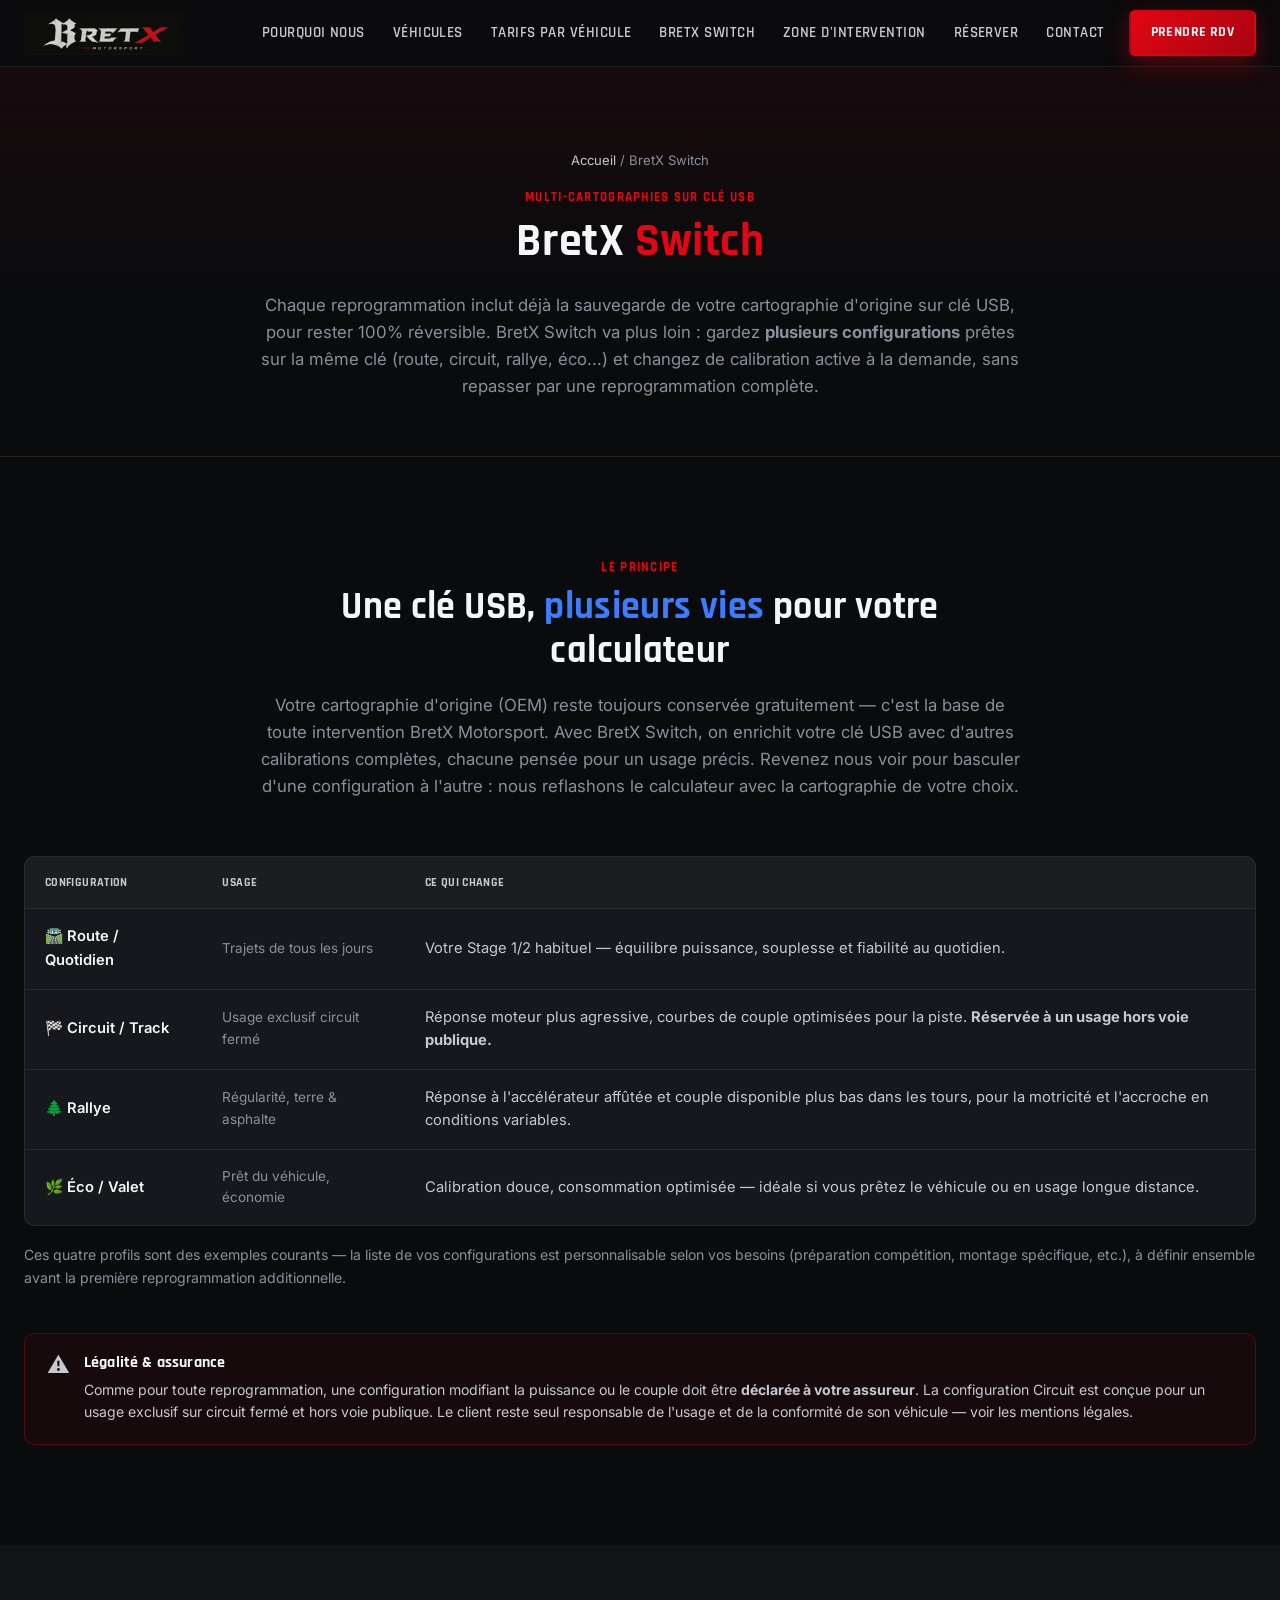
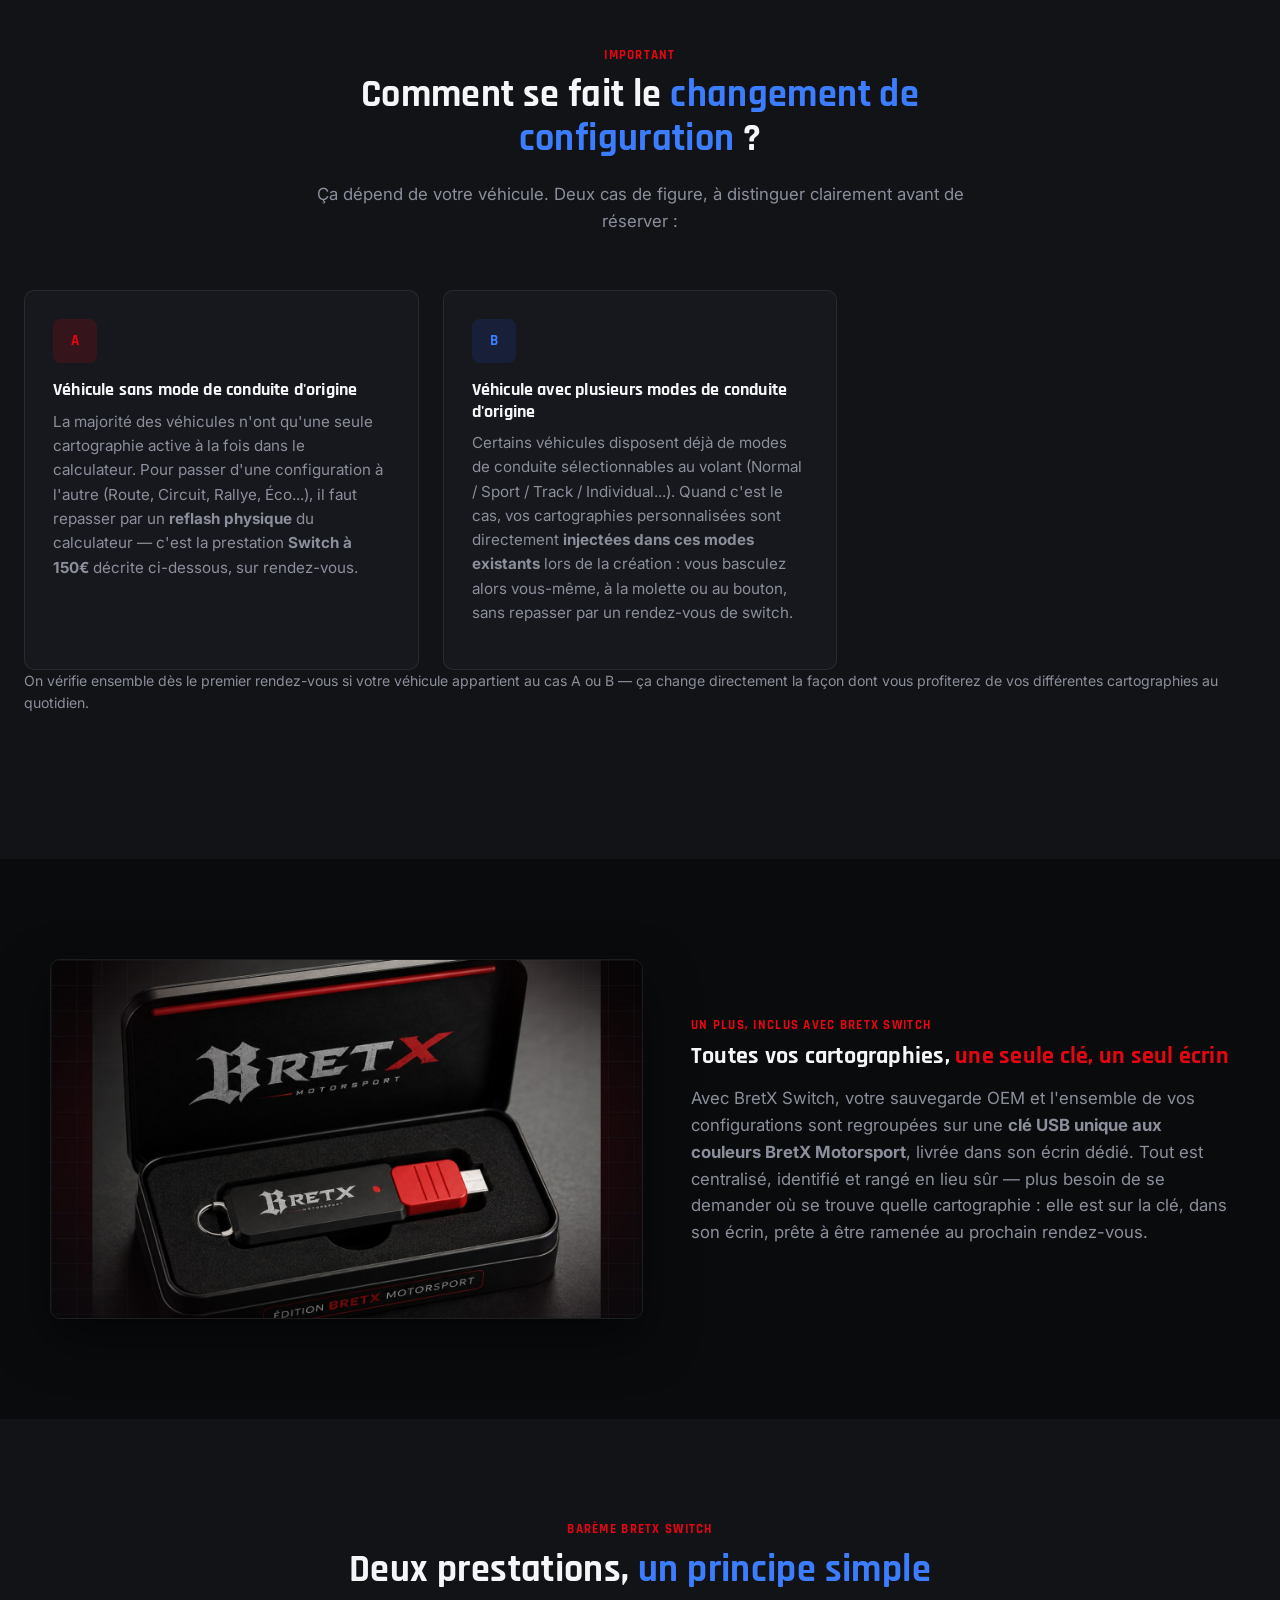
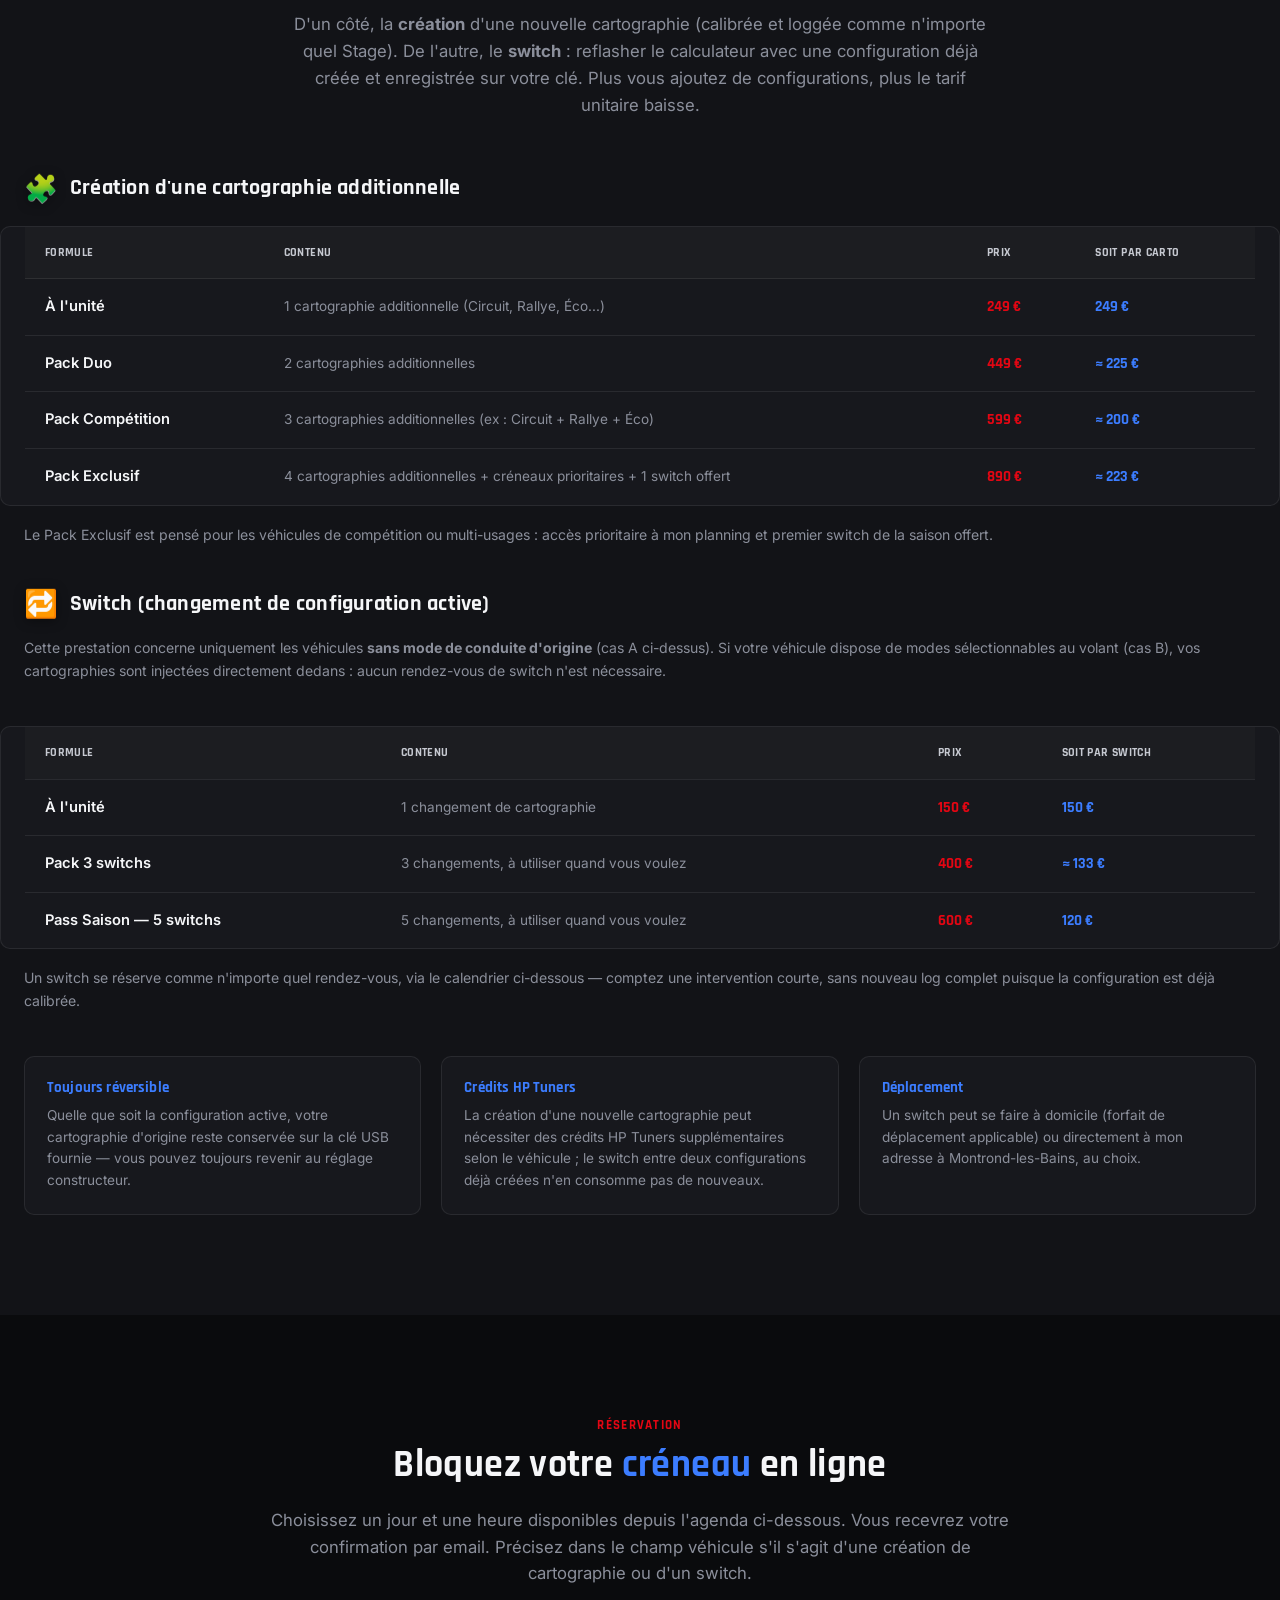
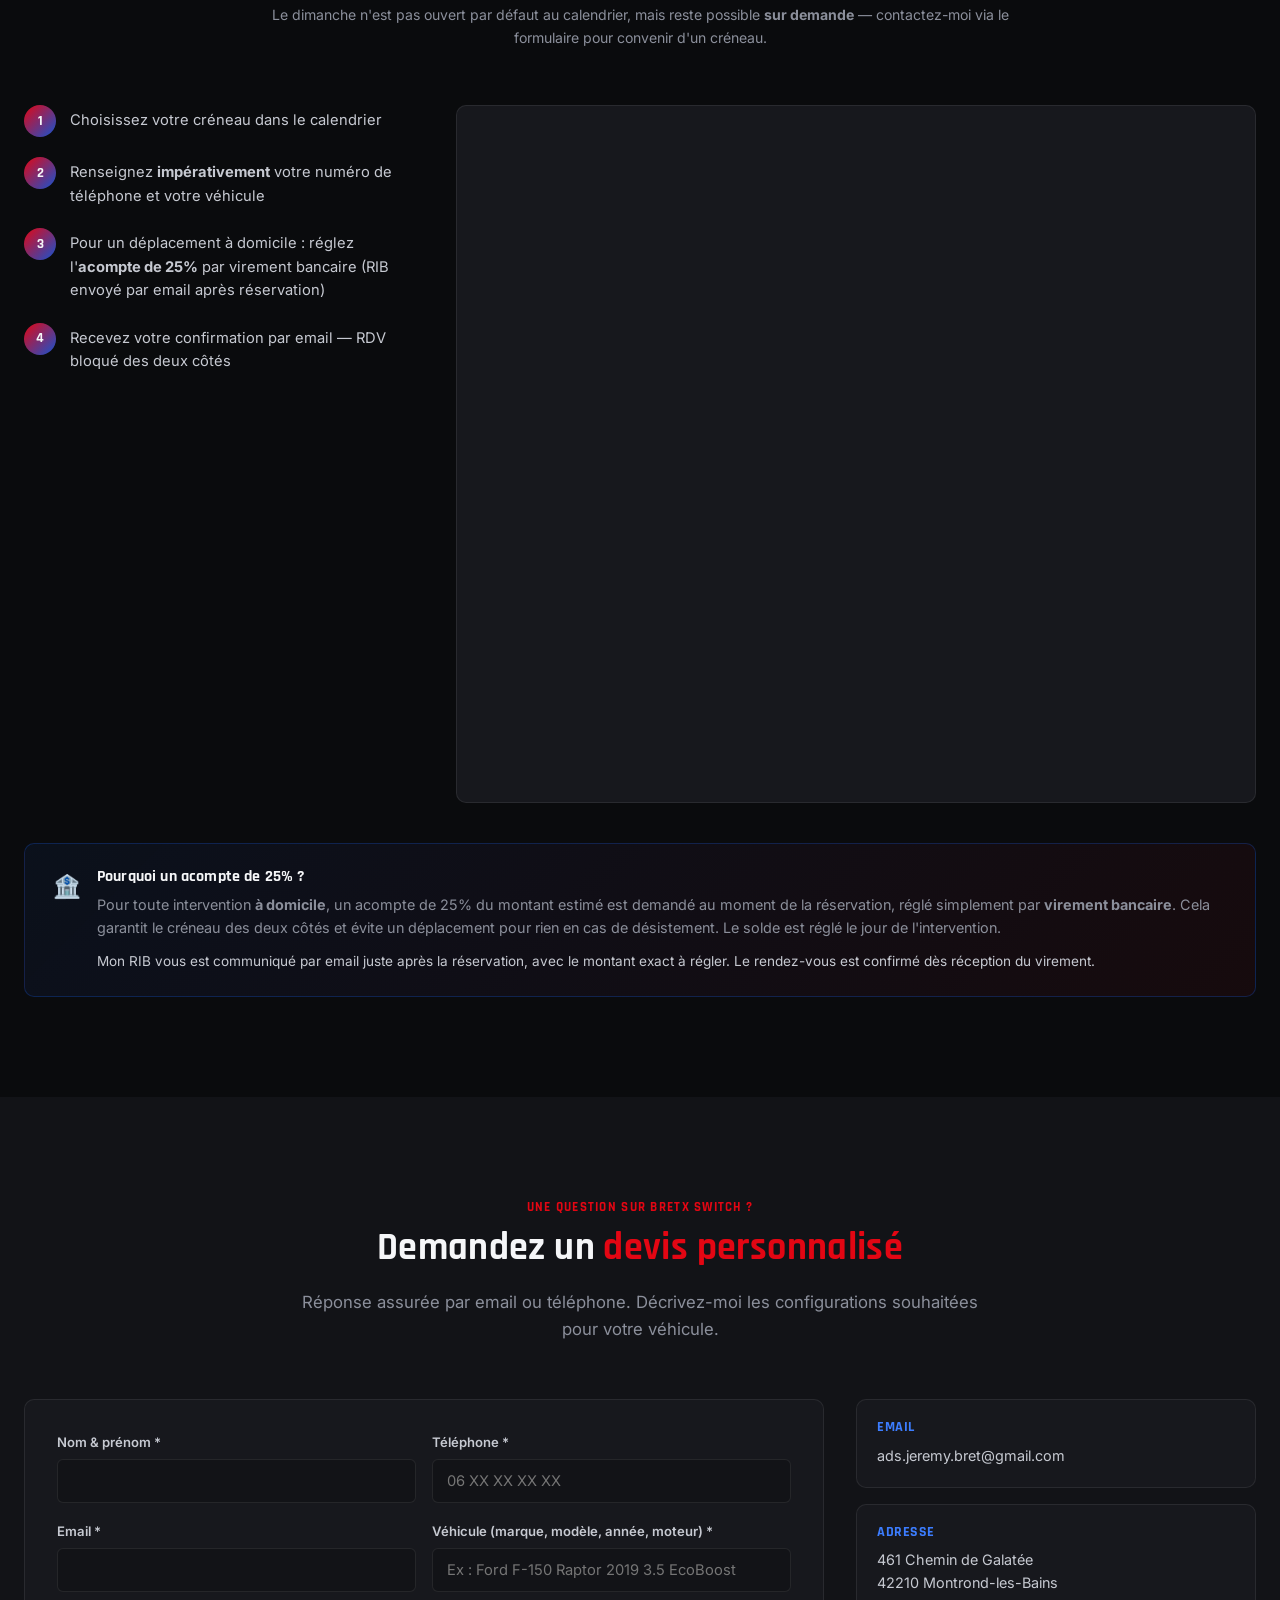
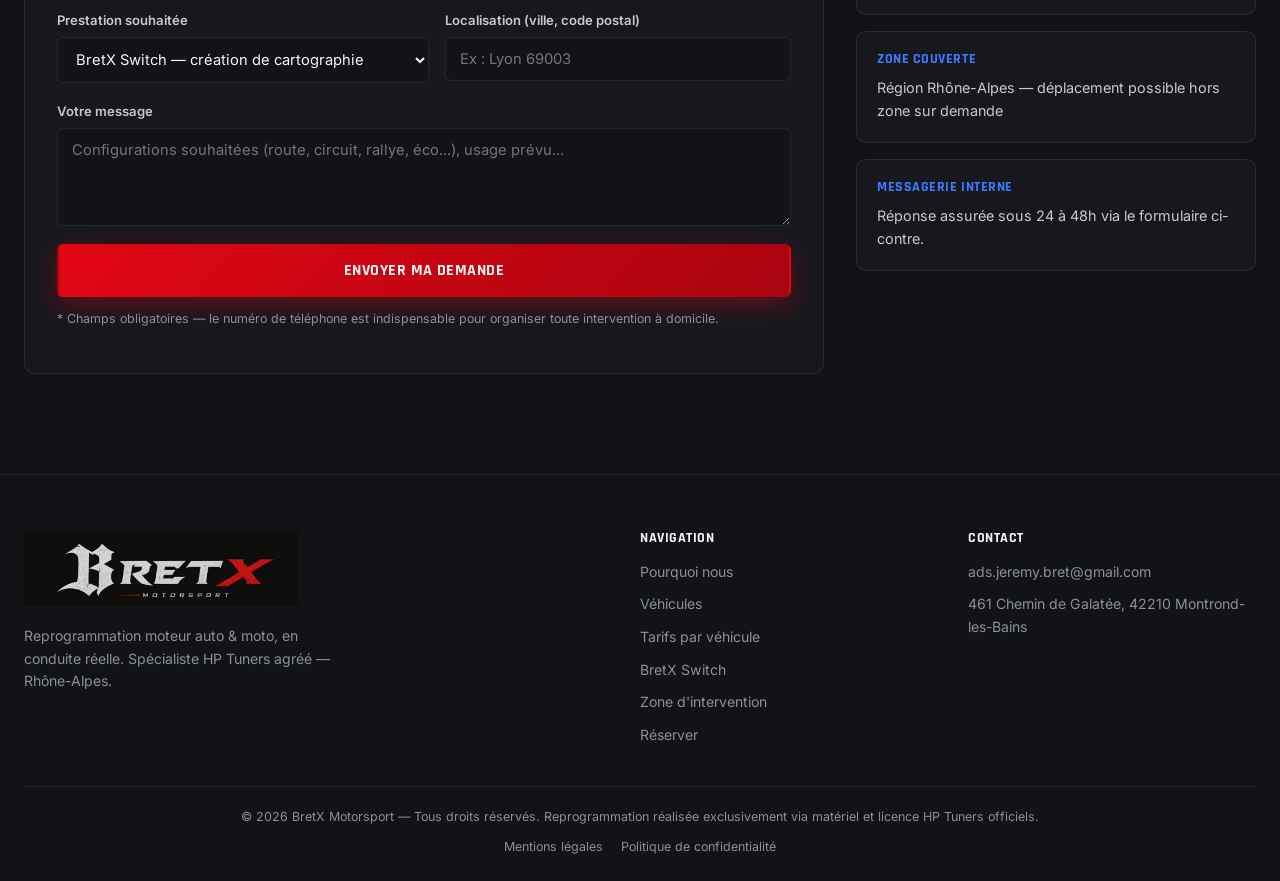
<file: bretx-switch.html>
<!DOCTYPE html>
<html lang="fr">
<head>
<meta charset="UTF-8">
<meta name="viewport" content="width=device-width, initial-scale=1.0">
<title>BretX Switch — Multi-cartographies sur clé USB | BretX Motorsport</title>
<meta name="description" content="BretX Switch : gardez plusieurs cartographies (route, circuit, rallye, éco) sur votre clé USB et changez de configuration à la demande. Tarifs et fonctionnement.">
<link rel="canonical" href="https://bretx-motorsport.netlify.app/bretx-switch.html">
<meta name="robots" content="index, follow">

<meta property="og:type" content="website">
<meta property="og:site_name" content="BretX Motorsport">
<meta property="og:title" content="BretX Switch — Multi-cartographies sur clé USB | BretX Motorsport">
<meta property="og:description" content="Gardez plusieurs cartographies (route, circuit, rallye, éco) sur votre clé USB et changez de configuration à la demande.">
<meta property="og:url" content="https://bretx-motorsport.netlify.app/bretx-switch.html">
<meta property="og:image" content="https://bretx-motorsport.netlify.app/img/og-cover.jpg">
<meta property="og:locale" content="fr_FR">
<meta name="twitter:card" content="summary_large_image">
<meta name="twitter:title" content="BretX Switch — Multi-cartographies sur clé USB | BretX Motorsport">
<meta name="twitter:image" content="https://bretx-motorsport.netlify.app/img/og-cover.jpg">

<link rel="icon" type="image/png" href="img/logo.png">
<link rel="preconnect" href="https://fonts.googleapis.com">
<link rel="preconnect" href="https://fonts.gstatic.com" crossorigin>
<link href="https://fonts.googleapis.com/css2?family=Rajdhani:wght@500;600;700&family=Inter:wght@400;500;600;700&display=swap" rel="stylesheet">
<link rel="stylesheet" href="css/style.css">
</head>
<body>

<!-- ============ HEADER ============ -->
<header class="site-header" id="top">
  <div class="header-inner">
    <a href="index.html#top" class="brand">
      <img src="img/logo.png" alt="BretX Motorsport" class="brand-logo">
    </a>
    <nav class="main-nav" id="mainNav">
      <a href="index.html#valeurs">Pourquoi nous</a>
      <a href="index.html#vehicules">Véhicules</a>
      <a href="tarifs-vehicules.html">Tarifs par véhicule</a>
      <a href="bretx-switch.html">BretX Switch</a>
      <a href="index.html#zone">Zone d'intervention</a>
      <a href="#booking">Réserver</a>
      <a href="#contact">Contact</a>
    </nav>
    <a href="#booking" class="btn btn-primary nav-cta">Prendre RDV</a>
    <button class="burger" id="burgerBtn" aria-label="Menu">
      <span></span><span></span><span></span>
    </button>
  </div>
</header>

<!-- ============ PAGE HEADER ============ -->
<section class="page-header">
  <p class="breadcrumb"><a href="index.html">Accueil</a> / BretX Switch</p>
  <p class="kicker">Multi-cartographies sur clé USB</p>
  <h1>BretX <span class="accent-red">Switch</span></h1>
  <p class="section-lead">Chaque reprogrammation inclut déjà la sauvegarde de votre cartographie d'origine sur clé USB, pour rester 100% réversible. BretX Switch va plus loin : gardez <strong>plusieurs configurations</strong> prêtes sur la même clé (route, circuit, rallye, éco...) et changez de calibration active à la demande, sans repasser par une reprogrammation complète.</p>
</section>

<!-- ============ COMMENT ÇA MARCHE ============ -->
<section class="section" id="fonctionnement">
  <div class="section-head">
    <p class="kicker">Le principe</p>
    <h2>Une clé USB, <span class="accent-blue">plusieurs vies</span> pour votre calculateur</h2>
    <p class="section-lead">Votre cartographie d'origine (OEM) reste toujours conservée gratuitement — c'est la base de toute intervention BretX Motorsport. Avec BretX Switch, on enrichit votre clé USB avec d'autres calibrations complètes, chacune pensée pour un usage précis. Revenez nous voir pour basculer d'une configuration à l'autre : nous reflashons le calculateur avec la cartographie de votre choix.</p>
  </div>

  <div class="price-table-wrap">
    <table class="price-table">
      <thead>
        <tr><th>Configuration</th><th>Usage</th><th>Ce qui change</th></tr>
      </thead>
      <tbody>
        <tr><td class="veh-name">🛣️ Route / Quotidien</td><td class="veh-engine">Trajets de tous les jours</td><td>Votre Stage 1/2 habituel — équilibre puissance, souplesse et fiabilité au quotidien.</td></tr>
        <tr><td class="veh-name">🏁 Circuit / Track</td><td class="veh-engine">Usage exclusif circuit fermé</td><td>Réponse moteur plus agressive, courbes de couple optimisées pour la piste. <strong>Réservée à un usage hors voie publique.</strong></td></tr>
        <tr><td class="veh-name">🌲 Rallye</td><td class="veh-engine">Régularité, terre &amp; asphalte</td><td>Réponse à l'accélérateur affûtée et couple disponible plus bas dans les tours, pour la motricité et l'accroche en conditions variables.</td></tr>
        <tr><td class="veh-name">🌿 Éco / Valet</td><td class="veh-engine">Prêt du véhicule, économie</td><td>Calibration douce, consommation optimisée — idéale si vous prêtez le véhicule ou en usage longue distance.</td></tr>
      </tbody>
    </table>
  </div>
  <p class="price-category-note">Ces quatre profils sont des exemples courants — la liste de vos configurations est personnalisable selon vos besoins (préparation compétition, montage spécifique, etc.), à définir ensemble avant la première reprogrammation additionnelle.</p>

  <div class="legal-disclaimer">
    <span class="ld-icon">⚠️</span>
    <div>
      <h4>Légalité &amp; assurance</h4>
      <p>Comme pour toute reprogrammation, une configuration modifiant la puissance ou le couple doit être <strong>déclarée à votre assureur</strong>. La configuration Circuit est conçue pour un usage exclusif sur circuit fermé et hors voie publique. Le client reste seul responsable de l'usage et de la conformité de son véhicule — voir les <a href="mentions-legales.html">mentions légales</a>.</p>
    </div>
  </div>
</section>

<!-- ============ DEUX FAÇONS DE SWITCHER ============ -->
<section class="section section-alt" id="comment-switcher">
  <div class="section-head">
    <p class="kicker">Important</p>
    <h2>Comment se fait le <span class="accent-blue">changement de configuration</span> ?</h2>
    <p class="section-lead">Ça dépend de votre véhicule. Deux cas de figure, à distinguer clairement avant de réserver :</p>
  </div>

  <div class="value-grid">
    <article class="value-card">
      <div class="value-icon icon-red">A</div>
      <h3>Véhicule sans mode de conduite d'origine</h3>
      <p>La majorité des véhicules n'ont qu'une seule cartographie active à la fois dans le calculateur. Pour passer d'une configuration à l'autre (Route, Circuit, Rallye, Éco...), il faut repasser par un <strong>reflash physique</strong> du calculateur — c'est la prestation <strong>Switch à 150€</strong> décrite ci-dessous, sur rendez-vous.</p>
    </article>
    <article class="value-card">
      <div class="value-icon icon-blue">B</div>
      <h3>Véhicule avec plusieurs modes de conduite d'origine</h3>
      <p>Certains véhicules disposent déjà de modes de conduite sélectionnables au volant (Normal / Sport / Track / Individual...). Quand c'est le cas, vos cartographies personnalisées sont directement <strong>injectées dans ces modes existants</strong> lors de la création : vous basculez alors vous-même, à la molette ou au bouton, sans repasser par un rendez-vous de switch.</p>
    </article>
  </div>
  <p class="price-category-note">On vérifie ensemble dès le premier rendez-vous si votre véhicule appartient au cas A ou B — ça change directement la façon dont vous profiterez de vos différentes cartographies au quotidien.</p>
</section>

<!-- ============ CLÉ USB BRETX MOTORSPORT ============ -->
<section class="section" id="cle-usb">
  <div class="usb-showcase">
    <div class="usb-showcase-media">
      <img src="img/usb-case-bretx.jpg" alt="Clé USB et écrin aux couleurs BretX Motorsport, contenant toutes les cartographies du véhicule" loading="lazy">
    </div>
    <div class="usb-showcase-text">
      <p class="kicker">Un plus, inclus avec BretX Switch</p>
      <h2>Toutes vos cartographies, <span class="accent-red">une seule clé, un seul écrin</span></h2>
      <p class="section-lead">Avec BretX Switch, votre sauvegarde OEM et l'ensemble de vos configurations sont regroupées sur une <strong>clé USB unique aux couleurs BretX Motorsport</strong>, livrée dans son écrin dédié. Tout est centralisé, identifié et rangé en lieu sûr — plus besoin de se demander où se trouve quelle cartographie : elle est sur la clé, dans son écrin, prête à être ramenée au prochain rendez-vous.</p>
    </div>
  </div>
</section>

<!-- ============ TARIFS ============ -->
<section class="section section-alt" id="tarifs-switch">
  <div class="section-head">
    <p class="kicker">Barème BretX Switch</p>
    <h2>Deux prestations, <span class="accent-blue">un principe simple</span></h2>
    <p class="section-lead">D'un côté, la <strong>création</strong> d'une nouvelle cartographie (calibrée et loggée comme n'importe quel Stage). De l'autre, le <strong>switch</strong> : reflasher le calculateur avec une configuration déjà créée et enregistrée sur votre clé. Plus vous ajoutez de configurations, plus le tarif unitaire baisse.</p>
  </div>

  <div class="vehicle-block-title" style="margin-top:8px;">
    <span class="flag flag-emoji">🧩</span>
    <h3>Création d'une cartographie additionnelle</h3>
  </div>
  <div class="price-table-wrap">
    <table class="price-table">
      <thead>
        <tr><th>Formule</th><th>Contenu</th><th>Prix</th><th>Soit par carto</th></tr>
      </thead>
      <tbody>
        <tr><td class="veh-name">À l'unité</td><td class="veh-engine">1 cartographie additionnelle (Circuit, Rallye, Éco...)</td><td class="price-cell">249 €</td><td class="price-cell blue">249 €</td></tr>
        <tr><td class="veh-name">Pack Duo</td><td class="veh-engine">2 cartographies additionnelles</td><td class="price-cell">449 €</td><td class="price-cell blue">≈ 225 €</td></tr>
        <tr><td class="veh-name">Pack Compétition</td><td class="veh-engine">3 cartographies additionnelles (ex : Circuit + Rallye + Éco)</td><td class="price-cell">599 €</td><td class="price-cell blue">≈ 200 €</td></tr>
        <tr><td class="veh-name">Pack Exclusif</td><td class="veh-engine">4 cartographies additionnelles + créneaux prioritaires + 1 switch offert</td><td class="price-cell">890 €</td><td class="price-cell blue">≈ 223 €</td></tr>
      </tbody>
    </table>
  </div>
  <p class="price-category-note">Le Pack Exclusif est pensé pour les véhicules de compétition ou multi-usages : accès prioritaire à mon planning et premier switch de la saison offert.</p>

  <div class="vehicle-block-title" style="margin-top:32px;">
    <span class="flag flag-emoji">🔁</span>
    <h3>Switch (changement de configuration active)</h3>
  </div>
  <p class="price-category-note" style="margin-top:-4px;">Cette prestation concerne uniquement les véhicules <strong>sans mode de conduite d'origine</strong> (cas A ci-dessus). Si votre véhicule dispose de modes sélectionnables au volant (cas B), vos cartographies sont injectées directement dedans : aucun rendez-vous de switch n'est nécessaire.</p>
  <div class="price-table-wrap">
    <table class="price-table">
      <thead>
        <tr><th>Formule</th><th>Contenu</th><th>Prix</th><th>Soit par switch</th></tr>
      </thead>
      <tbody>
        <tr><td class="veh-name">À l'unité</td><td class="veh-engine">1 changement de cartographie</td><td class="price-cell">150 €</td><td class="price-cell blue">150 €</td></tr>
        <tr><td class="veh-name">Pack 3 switchs</td><td class="veh-engine">3 changements, à utiliser quand vous voulez</td><td class="price-cell">400 €</td><td class="price-cell blue">≈ 133 €</td></tr>
        <tr><td class="veh-name">Pass Saison — 5 switchs</td><td class="veh-engine">5 changements, à utiliser quand vous voulez</td><td class="price-cell">600 €</td><td class="price-cell blue">120 €</td></tr>
      </tbody>
    </table>
  </div>
  <p class="price-category-note">Un switch se réserve comme n'importe quel rendez-vous, via le calendrier ci-dessous — comptez une intervention courte, sans nouveau log complet puisque la configuration est déjà calibrée.</p>

  <div class="pricing-notes">
    <div class="pnote">
      <h4>Toujours réversible</h4>
      <p>Quelle que soit la configuration active, votre cartographie d'origine reste conservée sur la clé USB fournie — vous pouvez toujours revenir au réglage constructeur.</p>
    </div>
    <div class="pnote">
      <h4>Crédits HP Tuners</h4>
      <p>La création d'une nouvelle cartographie peut nécessiter des crédits HP Tuners supplémentaires selon le véhicule ; le switch entre deux configurations déjà créées n'en consomme pas de nouveaux.</p>
    </div>
    <div class="pnote">
      <h4>Déplacement</h4>
      <p>Un switch peut se faire à domicile (forfait de déplacement applicable) ou directement à mon adresse à Montrond-les-Bains, au choix.</p>
    </div>
  </div>
</section>

<!-- ============ BOOKING ============ -->
<section class="section" id="booking">
  <div class="section-head">
    <p class="kicker">Réservation</p>
    <h2>Bloquez votre <span class="accent-blue">créneau</span> en ligne</h2>
    <p class="section-lead">Choisissez un jour et une heure disponibles depuis l'agenda ci-dessous. Vous recevrez votre confirmation par email. Précisez dans le champ véhicule s'il s'agit d'une création de cartographie ou d'un switch.</p>
    <p class="price-category-note" style="text-align:center;margin-top:12px;">Le dimanche n'est pas ouvert par défaut au calendrier, mais reste possible <strong>sur demande</strong> — contactez-moi via le formulaire pour convenir d'un créneau.</p>
  </div>

  <div class="booking-wrapper">
    <div class="booking-steps">
      <div class="bstep"><span class="bstep-num">1</span><p>Choisissez votre créneau dans le calendrier</p></div>
      <div class="bstep"><span class="bstep-num">2</span><p>Renseignez <strong>impérativement</strong> votre numéro de téléphone et votre véhicule</p></div>
      <div class="bstep"><span class="bstep-num">3</span><p>Pour un déplacement à domicile : réglez l'<strong>acompte de 25%</strong> par virement bancaire (RIB envoyé par email après réservation)</p></div>
      <div class="bstep"><span class="bstep-num">4</span><p>Recevez votre confirmation par email — RDV bloqué des deux côtés</p></div>
    </div>

    <div class="booking-embed" id="calBooking">
      <div id="cal-inline" style="width:100%;min-height:680px;overflow:scroll"></div>
      <noscript>
        <p>Activez JavaScript pour afficher le calendrier de réservation, ou contactez-moi directement via le formulaire ci-dessous.</p>
      </noscript>
    </div>

    <div class="deposit-note">
      <div class="deposit-icon">🏦</div>
      <div>
        <h4>Pourquoi un acompte de 25% ?</h4>
        <p>Pour toute intervention <strong>à domicile</strong>, un acompte de 25% du montant estimé est demandé au moment de la réservation, réglé simplement par <strong>virement bancaire</strong>. Cela garantit le créneau des deux côtés et évite un déplacement pour rien en cas de désistement. Le solde est réglé le jour de l'intervention.</p>
        <p style="font-size:.85rem;color:var(--grey-light);margin-top:12px;">Mon RIB vous est communiqué par email juste après la réservation, avec le montant exact à régler. Le rendez-vous est confirmé dès réception du virement.</p>
      </div>
    </div>
  </div>
</section>

<!-- ============ CONTACT ============ -->
<section class="section section-alt" id="contact">
  <div class="section-head">
    <p class="kicker">Une question sur BretX Switch ?</p>
    <h2>Demandez un <span class="accent-red">devis personnalisé</span></h2>
    <p class="section-lead">Réponse assurée par email ou téléphone. Décrivez-moi les configurations souhaitées pour votre véhicule.</p>
  </div>

  <div class="contact-wrapper">
    <form name="contact" method="POST" data-netlify="true" netlify-honeypot="bot-field" action="/success.html" class="contact-form" id="contactForm">
      <input type="hidden" name="form-name" value="contact">
      <p class="hidden-field"><label>Ne pas remplir : <input name="bot-field"></label></p>

      <div class="form-row">
        <div class="form-group">
          <label for="name">Nom &amp; prénom *</label>
          <input type="text" id="name" name="name" required>
        </div>
        <div class="form-group">
          <label for="phone">Téléphone *</label>
          <input type="tel" id="phone" name="phone" required placeholder="06 XX XX XX XX">
        </div>
      </div>

      <div class="form-row">
        <div class="form-group">
          <label for="email">Email *</label>
          <input type="email" id="email" name="email" required>
        </div>
        <div class="form-group">
          <label for="vehicle">Véhicule (marque, modèle, année, moteur) *</label>
          <input type="text" id="vehicle" name="vehicle" required placeholder="Ex : Ford F-150 Raptor 2019 3.5 EcoBoost">
        </div>
      </div>

      <div class="form-row">
        <div class="form-group">
          <label for="stage">Prestation souhaitée</label>
          <select id="stage" name="stage">
            <option value="BretX Switch - création de cartographie">BretX Switch — création de cartographie</option>
            <option value="BretX Switch - changement de configuration">BretX Switch — changement de configuration</option>
            <option value="Diagnostic / conseil">Diagnostic / conseil</option>
            <option value="Autre / je ne sais pas">Autre / je ne sais pas</option>
          </select>
        </div>
        <div class="form-group">
          <label for="location">Localisation (ville, code postal)</label>
          <input type="text" id="location" name="location" placeholder="Ex : Lyon 69003">
        </div>
      </div>

      <div class="form-group">
        <label for="message">Votre message</label>
        <textarea id="message" name="message" rows="4" placeholder="Configurations souhaitées (route, circuit, rallye, éco...), usage prévu..."></textarea>
      </div>

      <button type="submit" class="btn btn-primary btn-block">Envoyer ma demande</button>
      <p class="form-disclaimer">* Champs obligatoires — le numéro de téléphone est indispensable pour organiser toute intervention à domicile.</p>
    </form>

    <div class="contact-side">
      <div class="contact-card">
        <h4>Email</h4>
        <p><a href="mailto:ads.jeremy.bret@gmail.com">ads.jeremy.bret@gmail.com</a></p>
      </div>
      <div class="contact-card">
        <h4>Adresse</h4>
        <p>461 Chemin de Galatée<br>42210 Montrond-les-Bains</p>
      </div>
      <div class="contact-card">
        <h4>Zone couverte</h4>
        <p>Région Rhône-Alpes — déplacement possible hors zone sur demande</p>
      </div>
      <div class="contact-card">
        <h4>Messagerie interne</h4>
        <p>Réponse assurée sous 24 à 48h via le formulaire ci-contre.</p>
      </div>
    </div>
  </div>
</section>

<!-- ============ FOOTER ============ -->
<footer class="site-footer">
  <div class="footer-inner">
    <div class="footer-brand">
      <img src="img/logo.png" alt="BretX Motorsport" class="footer-logo">
      <p>Reprogrammation moteur auto &amp; moto, en conduite réelle. Spécialiste HP Tuners agréé — Rhône-Alpes.</p>
    </div>
    <div class="footer-col">
      <h4>Navigation</h4>
      <a href="index.html#valeurs">Pourquoi nous</a>
      <a href="index.html#vehicules">Véhicules</a>
      <a href="tarifs-vehicules.html">Tarifs par véhicule</a>
      <a href="bretx-switch.html">BretX Switch</a>
      <a href="index.html#zone">Zone d'intervention</a>
      <a href="#booking">Réserver</a>
    </div>
    <div class="footer-col">
      <h4>Contact</h4>
      <a href="mailto:ads.jeremy.bret@gmail.com">ads.jeremy.bret@gmail.com</a>
      <span>461 Chemin de Galatée, 42210 Montrond-les-Bains</span>
    </div>
  </div>
  <div class="footer-bottom">
    <p>© <span id="year"></span> BretX Motorsport — Tous droits réservés. Reprogrammation réalisée exclusivement via matériel et licence HP Tuners officiels.</p>
    <div class="footer-legal">
      <a href="mentions-legales.html">Mentions légales</a>
      <a href="politique-confidentialite.html">Politique de confidentialité</a>
    </div>
  </div>
</footer>

<a href="#booking" class="floating-cta">Réserver</a>

<script type="text/javascript">
  (function (C, A, L) {
    let p = function (a, ar) { a.q.push(ar); };
    let d = C.document;
    C.Cal = C.Cal || function () {
      let cal = C.Cal;
      let ar = arguments;
      if (!cal.loaded) {
        cal.ns = {};
        cal.q = cal.q || [];
        d.head.appendChild(d.createElement("script")).src = A;
        cal.loaded = true;
      }
      if (ar[0] === L) {
        const api = function () { p(api, arguments); };
        const namespace = ar[1];
        api.q = api.q || [];
        if (typeof namespace === "string") {
          cal.ns[namespace] = cal.ns[namespace] || api;
          p(cal.ns[namespace], ar);
          p(cal, ["initNamespace", namespace]);
        } else p(cal, ar);
        return;
      }
      p(cal, ar);
    };
  })(window, "https://app.cal.com/embed/embed.js", "init");
</script>
<script src="js/main.js"></script>
</body>
</html>
</file>
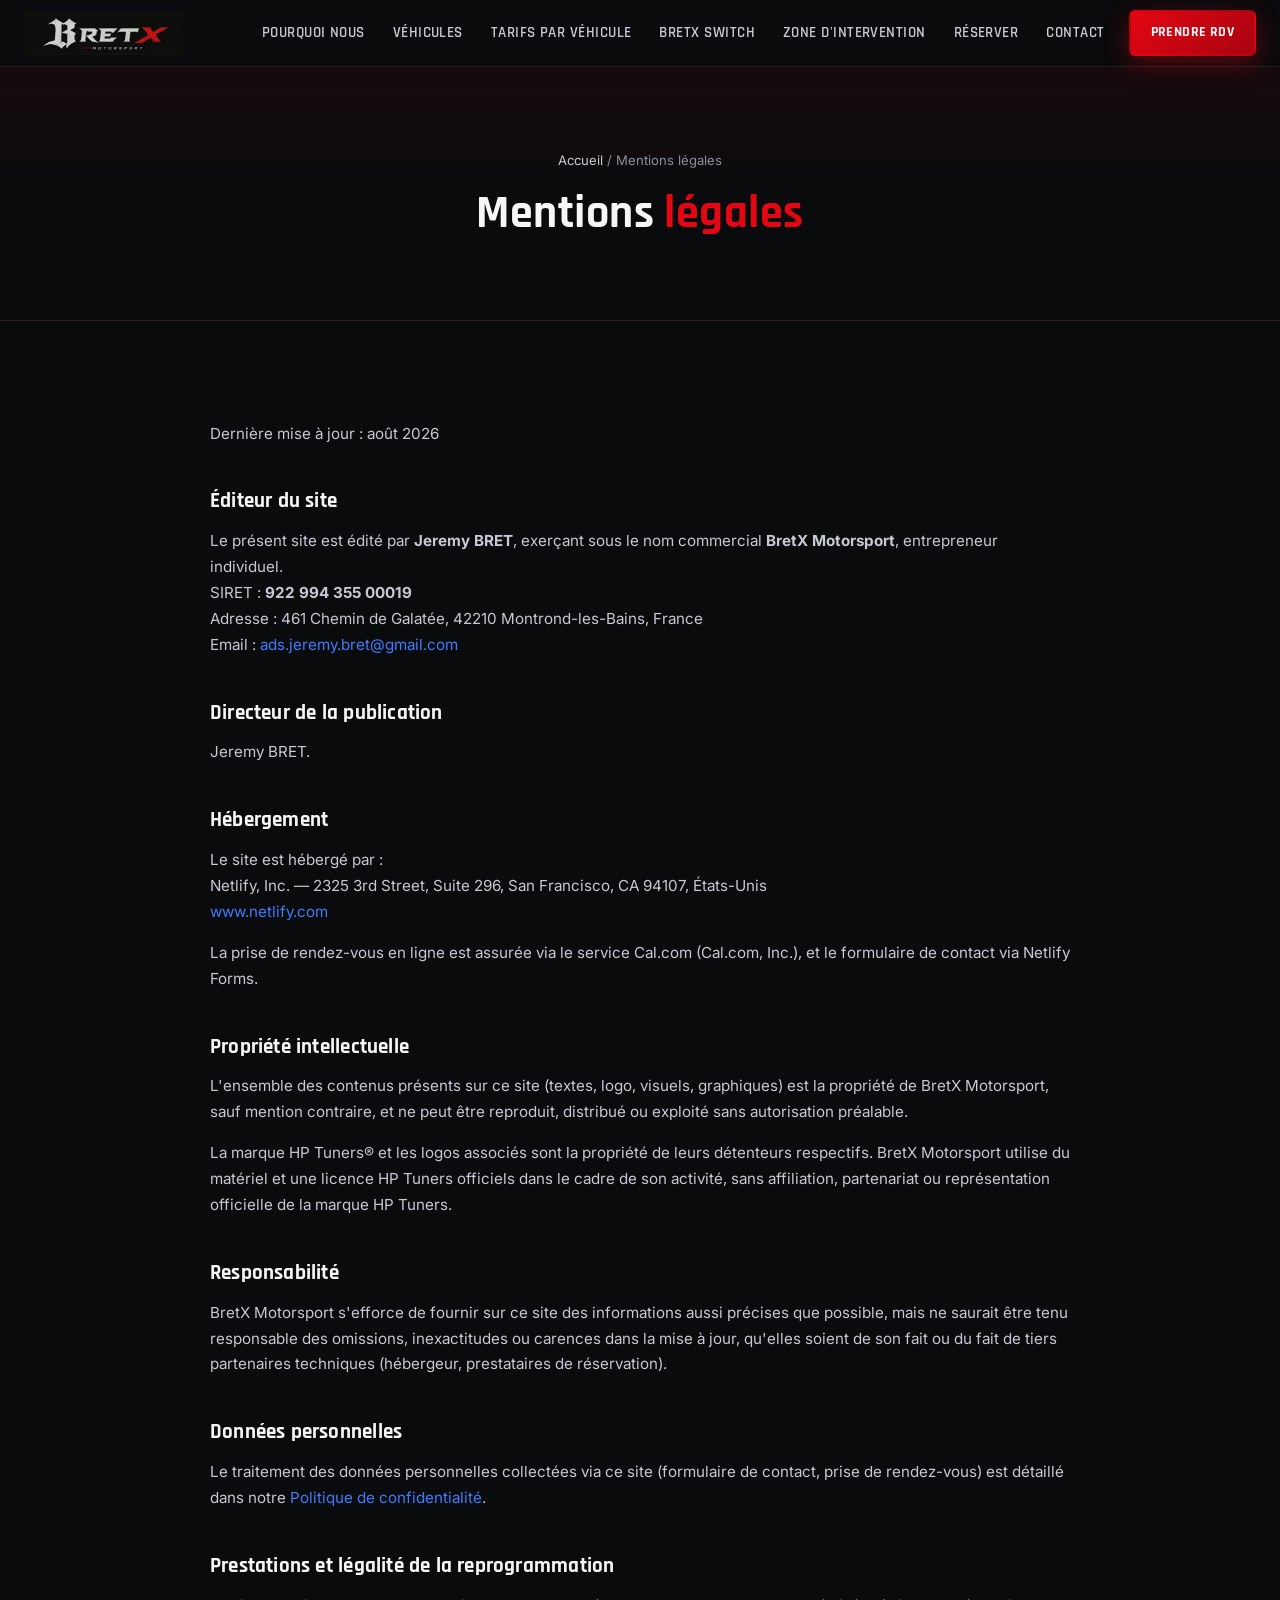
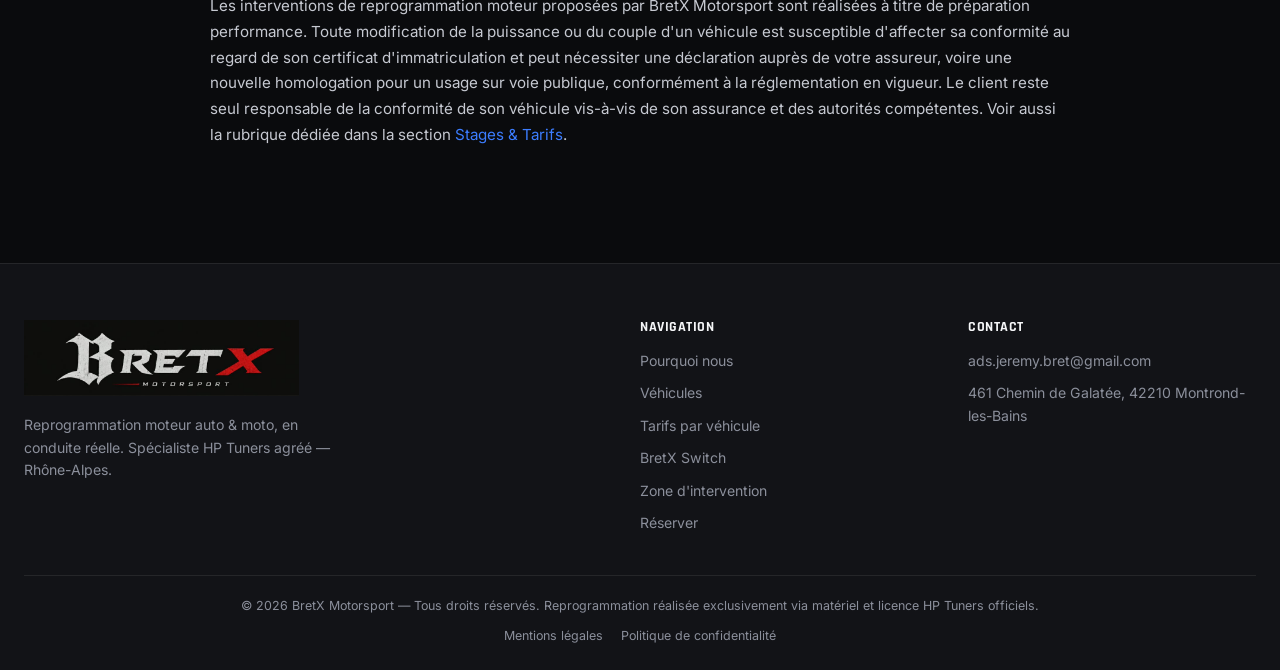
<file: mentions-legales.html>
<!DOCTYPE html>
<html lang="fr">
<head>
<meta charset="UTF-8">
<meta name="viewport" content="width=device-width, initial-scale=1.0">
<title>Mentions légales | BretX Motorsport</title>
<meta name="description" content="Mentions légales du site BretX Motorsport — reprogrammation moteur HP Tuners, Rhône-Alpes.">
<link rel="canonical" href="https://bretx-motorsport.netlify.app/mentions-legales.html">
<meta name="robots" content="index, follow">
<link rel="icon" type="image/png" href="img/logo.png">
<link rel="preconnect" href="https://fonts.googleapis.com">
<link rel="preconnect" href="https://fonts.gstatic.com" crossorigin>
<link href="https://fonts.googleapis.com/css2?family=Rajdhani:wght@500;600;700&family=Inter:wght@400;500;600;700&display=swap" rel="stylesheet">
<link rel="stylesheet" href="css/style.css">
</head>
<body>

<!-- ============ HEADER ============ -->
<header class="site-header" id="top">
  <div class="header-inner">
    <a href="index.html#top" class="brand">
      <img src="img/logo.png" alt="BretX Motorsport" class="brand-logo">
    </a>
    <nav class="main-nav" id="mainNav">
      <a href="index.html#valeurs">Pourquoi nous</a>
      <a href="index.html#vehicules">Véhicules</a>
      <a href="tarifs-vehicules.html">Tarifs par véhicule</a>
      <a href="bretx-switch.html">BretX Switch</a>
      <a href="index.html#zone">Zone d'intervention</a>
      <a href="index.html#booking">Réserver</a>
      <a href="index.html#contact">Contact</a>
    </nav>
    <a href="index.html#booking" class="btn btn-primary nav-cta">Prendre RDV</a>
    <button class="burger" id="burgerBtn" aria-label="Menu">
      <span></span><span></span><span></span>
    </button>
  </div>
</header>

<!-- ============ PAGE HEADER ============ -->
<section class="page-header">
  <p class="breadcrumb"><a href="index.html">Accueil</a> / Mentions légales</p>
  <h1>Mentions <span class="accent-red">légales</span></h1>
</section>

<!-- ============ CONTENU ============ -->
<section class="section">
  <div class="legal-content">
    <p class="legal-updated">Dernière mise à jour : août 2026</p>

    <h2>Éditeur du site</h2>
    <p>
      Le présent site est édité par <strong>Jeremy BRET</strong>, exerçant sous le nom commercial <strong>BretX Motorsport</strong>, entrepreneur individuel.<br>
      SIRET : <strong>922 994 355 00019</strong><br>
      Adresse : 461 Chemin de Galatée, 42210 Montrond-les-Bains, France<br>
      Email : <a href="mailto:ads.jeremy.bret@gmail.com">ads.jeremy.bret@gmail.com</a>
    </p>

    <h2>Directeur de la publication</h2>
    <p>Jeremy BRET.</p>

    <h2>Hébergement</h2>
    <p>
      Le site est hébergé par :<br>
      Netlify, Inc. — 2325 3rd Street, Suite 296, San Francisco, CA 94107, États-Unis<br>
      <a href="https://www.netlify.com" target="_blank" rel="noopener">www.netlify.com</a>
    </p>
    <p>
      La prise de rendez-vous en ligne est assurée via le service Cal.com (Cal.com, Inc.), et le formulaire de contact via Netlify Forms.
    </p>

    <h2>Propriété intellectuelle</h2>
    <p>
      L'ensemble des contenus présents sur ce site (textes, logo, visuels, graphiques) est la propriété de BretX Motorsport, sauf mention contraire, et ne peut être reproduit, distribué ou exploité sans autorisation préalable.
    </p>
    <p>
      La marque HP Tuners® et les logos associés sont la propriété de leurs détenteurs respectifs. BretX Motorsport utilise du matériel et une licence HP Tuners officiels dans le cadre de son activité, sans affiliation, partenariat ou représentation officielle de la marque HP Tuners.
    </p>

    <h2>Responsabilité</h2>
    <p>
      BretX Motorsport s'efforce de fournir sur ce site des informations aussi précises que possible, mais ne saurait être tenu responsable des omissions, inexactitudes ou carences dans la mise à jour, qu'elles soient de son fait ou du fait de tiers partenaires techniques (hébergeur, prestataires de réservation).
    </p>

    <h2>Données personnelles</h2>
    <p>
      Le traitement des données personnelles collectées via ce site (formulaire de contact, prise de rendez-vous) est détaillé dans notre <a href="politique-confidentialite.html">Politique de confidentialité</a>.
    </p>

    <h2>Prestations et légalité de la reprogrammation</h2>
    <p>
      Les interventions de reprogrammation moteur proposées par BretX Motorsport sont réalisées à titre de préparation performance. Toute modification de la puissance ou du couple d'un véhicule est susceptible d'affecter sa conformité au regard de son certificat d'immatriculation et peut nécessiter une déclaration auprès de votre assureur, voire une nouvelle homologation pour un usage sur voie publique, conformément à la réglementation en vigueur. Le client reste seul responsable de la conformité de son véhicule vis-à-vis de son assurance et des autorités compétentes. Voir aussi la rubrique dédiée dans la section <a href="index.html#stages">Stages &amp; Tarifs</a>.
    </p>
  </div>
</section>

<!-- ============ FOOTER ============ -->
<footer class="site-footer">
  <div class="footer-inner">
    <div class="footer-brand">
      <img src="img/logo.png" alt="BretX Motorsport" class="footer-logo">
      <p>Reprogrammation moteur auto &amp; moto, en conduite réelle. Spécialiste HP Tuners agréé — Rhône-Alpes.</p>
    </div>
    <div class="footer-col">
      <h4>Navigation</h4>
      <a href="index.html#valeurs">Pourquoi nous</a>
      <a href="index.html#vehicules">Véhicules</a>
      <a href="tarifs-vehicules.html">Tarifs par véhicule</a>
      <a href="bretx-switch.html">BretX Switch</a>
      <a href="index.html#zone">Zone d'intervention</a>
      <a href="index.html#booking">Réserver</a>
    </div>
    <div class="footer-col">
      <h4>Contact</h4>
      <a href="mailto:ads.jeremy.bret@gmail.com">ads.jeremy.bret@gmail.com</a>
      <span>461 Chemin de Galatée, 42210 Montrond-les-Bains</span>
    </div>
  </div>
  <div class="footer-bottom">
    <p>© <span id="year"></span> BretX Motorsport — Tous droits réservés. Reprogrammation réalisée exclusivement via matériel et licence HP Tuners officiels.</p>
    <div class="footer-legal">
      <a href="mentions-legales.html">Mentions légales</a>
      <a href="politique-confidentialite.html">Politique de confidentialité</a>
    </div>
  </div>
</footer>

<a href="index.html#booking" class="floating-cta">Réserver</a>

<script src="js/main.js"></script>
</body>
</html>
</file>
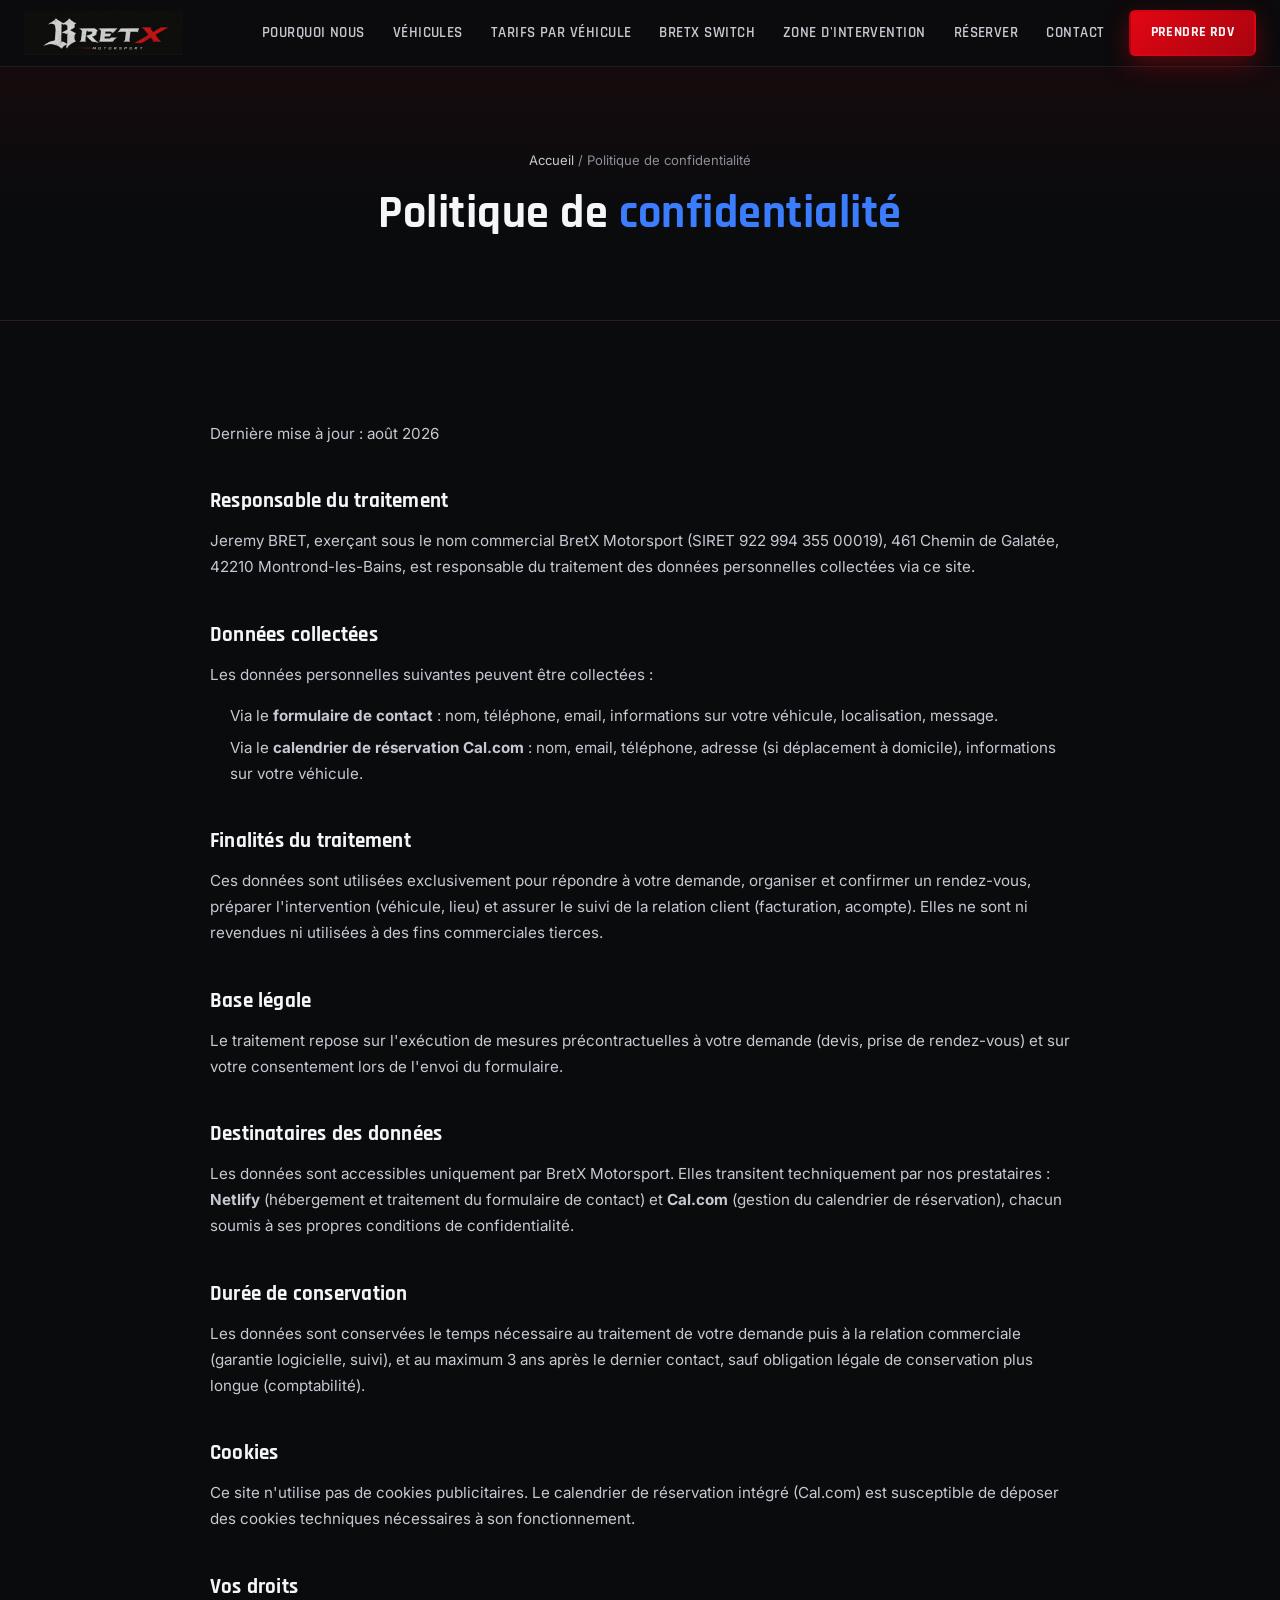
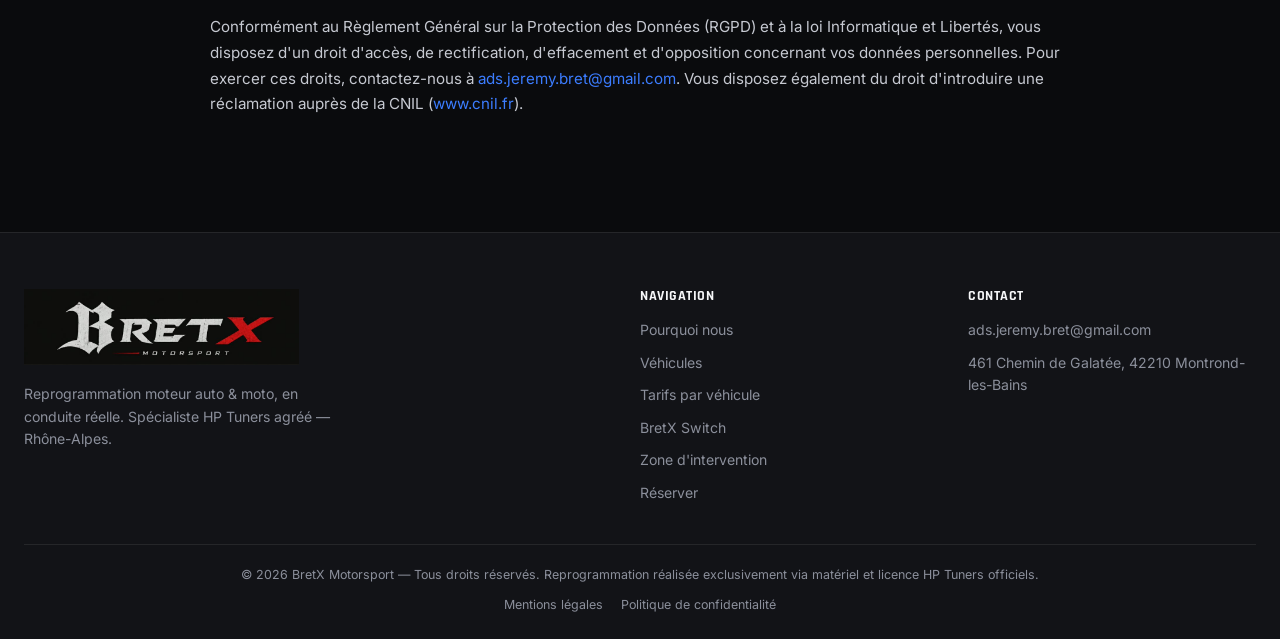
<file: politique-confidentialite.html>
<!DOCTYPE html>
<html lang="fr">
<head>
<meta charset="UTF-8">
<meta name="viewport" content="width=device-width, initial-scale=1.0">
<title>Politique de confidentialité | BretX Motorsport</title>
<meta name="description" content="Politique de confidentialité et protection des données personnelles — BretX Motorsport.">
<link rel="canonical" href="https://bretx-motorsport.netlify.app/politique-confidentialite.html">
<meta name="robots" content="index, follow">
<link rel="icon" type="image/png" href="img/logo.png">
<link rel="preconnect" href="https://fonts.googleapis.com">
<link rel="preconnect" href="https://fonts.gstatic.com" crossorigin>
<link href="https://fonts.googleapis.com/css2?family=Rajdhani:wght@500;600;700&family=Inter:wght@400;500;600;700&display=swap" rel="stylesheet">
<link rel="stylesheet" href="css/style.css">
</head>
<body>

<!-- ============ HEADER ============ -->
<header class="site-header" id="top">
  <div class="header-inner">
    <a href="index.html#top" class="brand">
      <img src="img/logo.png" alt="BretX Motorsport" class="brand-logo">
    </a>
    <nav class="main-nav" id="mainNav">
      <a href="index.html#valeurs">Pourquoi nous</a>
      <a href="index.html#vehicules">Véhicules</a>
      <a href="tarifs-vehicules.html">Tarifs par véhicule</a>
      <a href="bretx-switch.html">BretX Switch</a>
      <a href="index.html#zone">Zone d'intervention</a>
      <a href="index.html#booking">Réserver</a>
      <a href="index.html#contact">Contact</a>
    </nav>
    <a href="index.html#booking" class="btn btn-primary nav-cta">Prendre RDV</a>
    <button class="burger" id="burgerBtn" aria-label="Menu">
      <span></span><span></span><span></span>
    </button>
  </div>
</header>

<!-- ============ PAGE HEADER ============ -->
<section class="page-header">
  <p class="breadcrumb"><a href="index.html">Accueil</a> / Politique de confidentialité</p>
  <h1>Politique de <span class="accent-blue">confidentialité</span></h1>
</section>

<!-- ============ CONTENU ============ -->
<section class="section">
  <div class="legal-content">
    <p class="legal-updated">Dernière mise à jour : août 2026</p>

    <h2>Responsable du traitement</h2>
    <p>
      Jeremy BRET, exerçant sous le nom commercial BretX Motorsport (SIRET 922 994 355 00019), 461 Chemin de Galatée, 42210 Montrond-les-Bains, est responsable du traitement des données personnelles collectées via ce site.
    </p>

    <h2>Données collectées</h2>
    <p>Les données personnelles suivantes peuvent être collectées :</p>
    <ul>
      <li>Via le <strong>formulaire de contact</strong> : nom, téléphone, email, informations sur votre véhicule, localisation, message.</li>
      <li>Via le <strong>calendrier de réservation Cal.com</strong> : nom, email, téléphone, adresse (si déplacement à domicile), informations sur votre véhicule.</li>
    </ul>

    <h2>Finalités du traitement</h2>
    <p>
      Ces données sont utilisées exclusivement pour répondre à votre demande, organiser et confirmer un rendez-vous, préparer l'intervention (véhicule, lieu) et assurer le suivi de la relation client (facturation, acompte). Elles ne sont ni revendues ni utilisées à des fins commerciales tierces.
    </p>

    <h2>Base légale</h2>
    <p>
      Le traitement repose sur l'exécution de mesures précontractuelles à votre demande (devis, prise de rendez-vous) et sur votre consentement lors de l'envoi du formulaire.
    </p>

    <h2>Destinataires des données</h2>
    <p>
      Les données sont accessibles uniquement par BretX Motorsport. Elles transitent techniquement par nos prestataires : <strong>Netlify</strong> (hébergement et traitement du formulaire de contact) et <strong>Cal.com</strong> (gestion du calendrier de réservation), chacun soumis à ses propres conditions de confidentialité.
    </p>

    <h2>Durée de conservation</h2>
    <p>
      Les données sont conservées le temps nécessaire au traitement de votre demande puis à la relation commerciale (garantie logicielle, suivi), et au maximum 3 ans après le dernier contact, sauf obligation légale de conservation plus longue (comptabilité).
    </p>

    <h2>Cookies</h2>
    <p>
      Ce site n'utilise pas de cookies publicitaires. Le calendrier de réservation intégré (Cal.com) est susceptible de déposer des cookies techniques nécessaires à son fonctionnement.
    </p>

    <h2>Vos droits</h2>
    <p>
      Conformément au Règlement Général sur la Protection des Données (RGPD) et à la loi Informatique et Libertés, vous disposez d'un droit d'accès, de rectification, d'effacement et d'opposition concernant vos données personnelles. Pour exercer ces droits, contactez-nous à <a href="mailto:ads.jeremy.bret@gmail.com">ads.jeremy.bret@gmail.com</a>. Vous disposez également du droit d'introduire une réclamation auprès de la CNIL (<a href="https://www.cnil.fr" target="_blank" rel="noopener">www.cnil.fr</a>).
    </p>
  </div>
</section>

<!-- ============ FOOTER ============ -->
<footer class="site-footer">
  <div class="footer-inner">
    <div class="footer-brand">
      <img src="img/logo.png" alt="BretX Motorsport" class="footer-logo">
      <p>Reprogrammation moteur auto &amp; moto, en conduite réelle. Spécialiste HP Tuners agréé — Rhône-Alpes.</p>
    </div>
    <div class="footer-col">
      <h4>Navigation</h4>
      <a href="index.html#valeurs">Pourquoi nous</a>
      <a href="index.html#vehicules">Véhicules</a>
      <a href="tarifs-vehicules.html">Tarifs par véhicule</a>
      <a href="bretx-switch.html">BretX Switch</a>
      <a href="index.html#zone">Zone d'intervention</a>
      <a href="index.html#booking">Réserver</a>
    </div>
    <div class="footer-col">
      <h4>Contact</h4>
      <a href="mailto:ads.jeremy.bret@gmail.com">ads.jeremy.bret@gmail.com</a>
      <span>461 Chemin de Galatée, 42210 Montrond-les-Bains</span>
    </div>
  </div>
  <div class="footer-bottom">
    <p>© <span id="year"></span> BretX Motorsport — Tous droits réservés. Reprogrammation réalisée exclusivement via matériel et licence HP Tuners officiels.</p>
    <div class="footer-legal">
      <a href="mentions-legales.html">Mentions légales</a>
      <a href="politique-confidentialite.html">Politique de confidentialité</a>
    </div>
  </div>
</footer>

<a href="index.html#booking" class="floating-cta">Réserver</a>

<script src="js/main.js"></script>
</body>
</html>
</file>
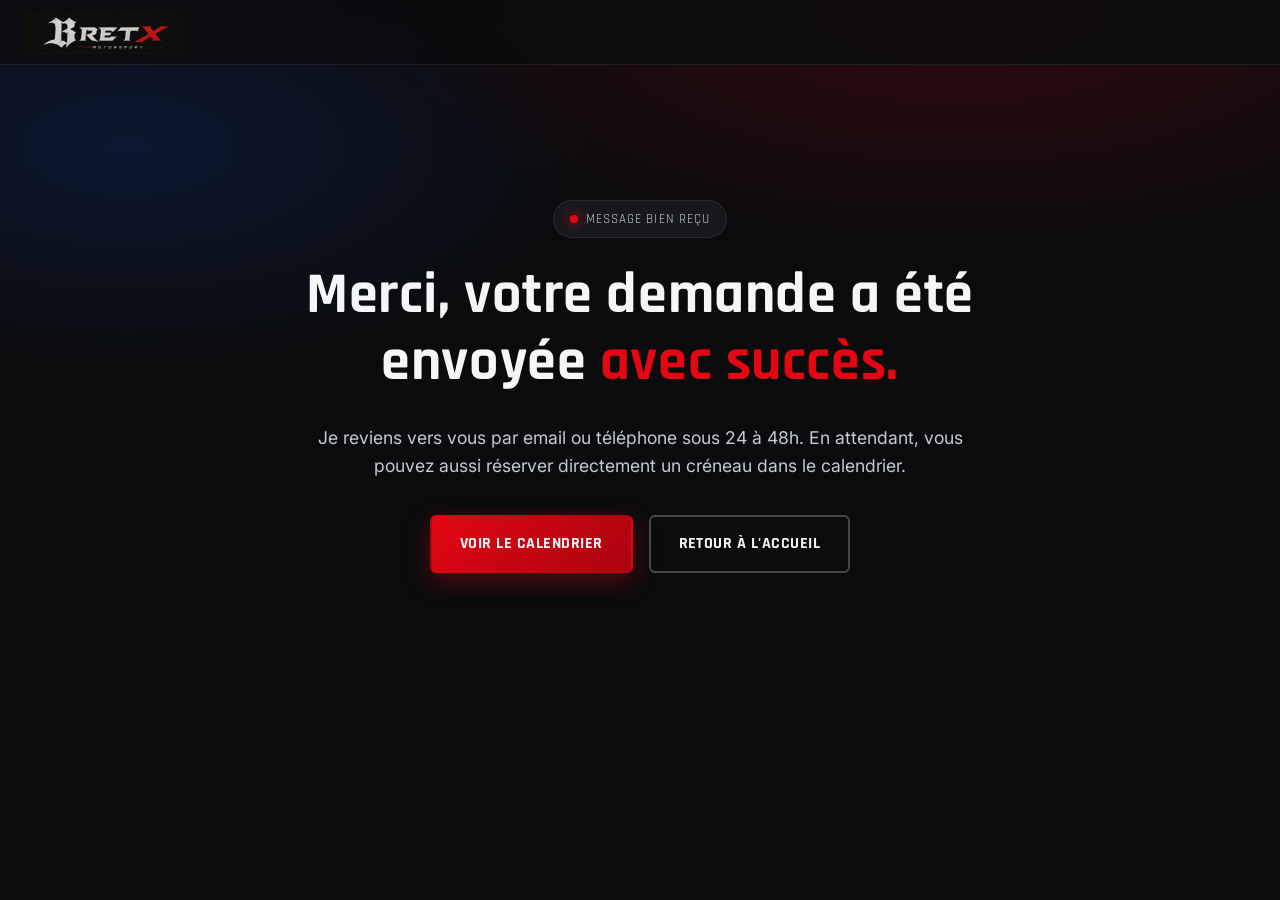
<file: success.html>
<!DOCTYPE html>
<html lang="fr">
<head>
<meta charset="UTF-8">
<meta name="viewport" content="width=device-width, initial-scale=1.0">
<title>Message envoyé — BretX Motorsport</title>
<link rel="icon" type="image/png" href="img/logo.png">
<link rel="preconnect" href="https://fonts.googleapis.com">
<link rel="preconnect" href="https://fonts.gstatic.com" crossorigin>
<link href="https://fonts.googleapis.com/css2?family=Rajdhani:wght@500;600;700&family=Inter:wght@400;500;600;700&display=swap" rel="stylesheet">
<link rel="stylesheet" href="css/style.css">
</head>
<body>
<header class="site-header">
  <div class="header-inner">
    <a href="/" class="brand"><img src="img/logo.png" alt="BretX Motorsport" class="brand-logo"></a>
  </div>
</header>
<section class="hero" style="padding-top:200px;">
  <div class="hero-bg"></div>
  <div class="hero-content">
    <p class="eyebrow"><span class="dot"></span>Message bien reçu</p>
    <h1>Merci, votre demande a été envoyée <span class="accent-red">avec succès.</span></h1>
    <p class="hero-sub">Je reviens vers vous par email ou téléphone sous 24 à 48h. En attendant, vous pouvez aussi réserver directement un créneau dans le calendrier.</p>
    <div class="hero-actions">
      <a href="/#booking" class="btn btn-primary">Voir le calendrier</a>
      <a href="/" class="btn btn-ghost">Retour à l'accueil</a>
    </div>
  </div>
</section>
</body>
</html>
</file>
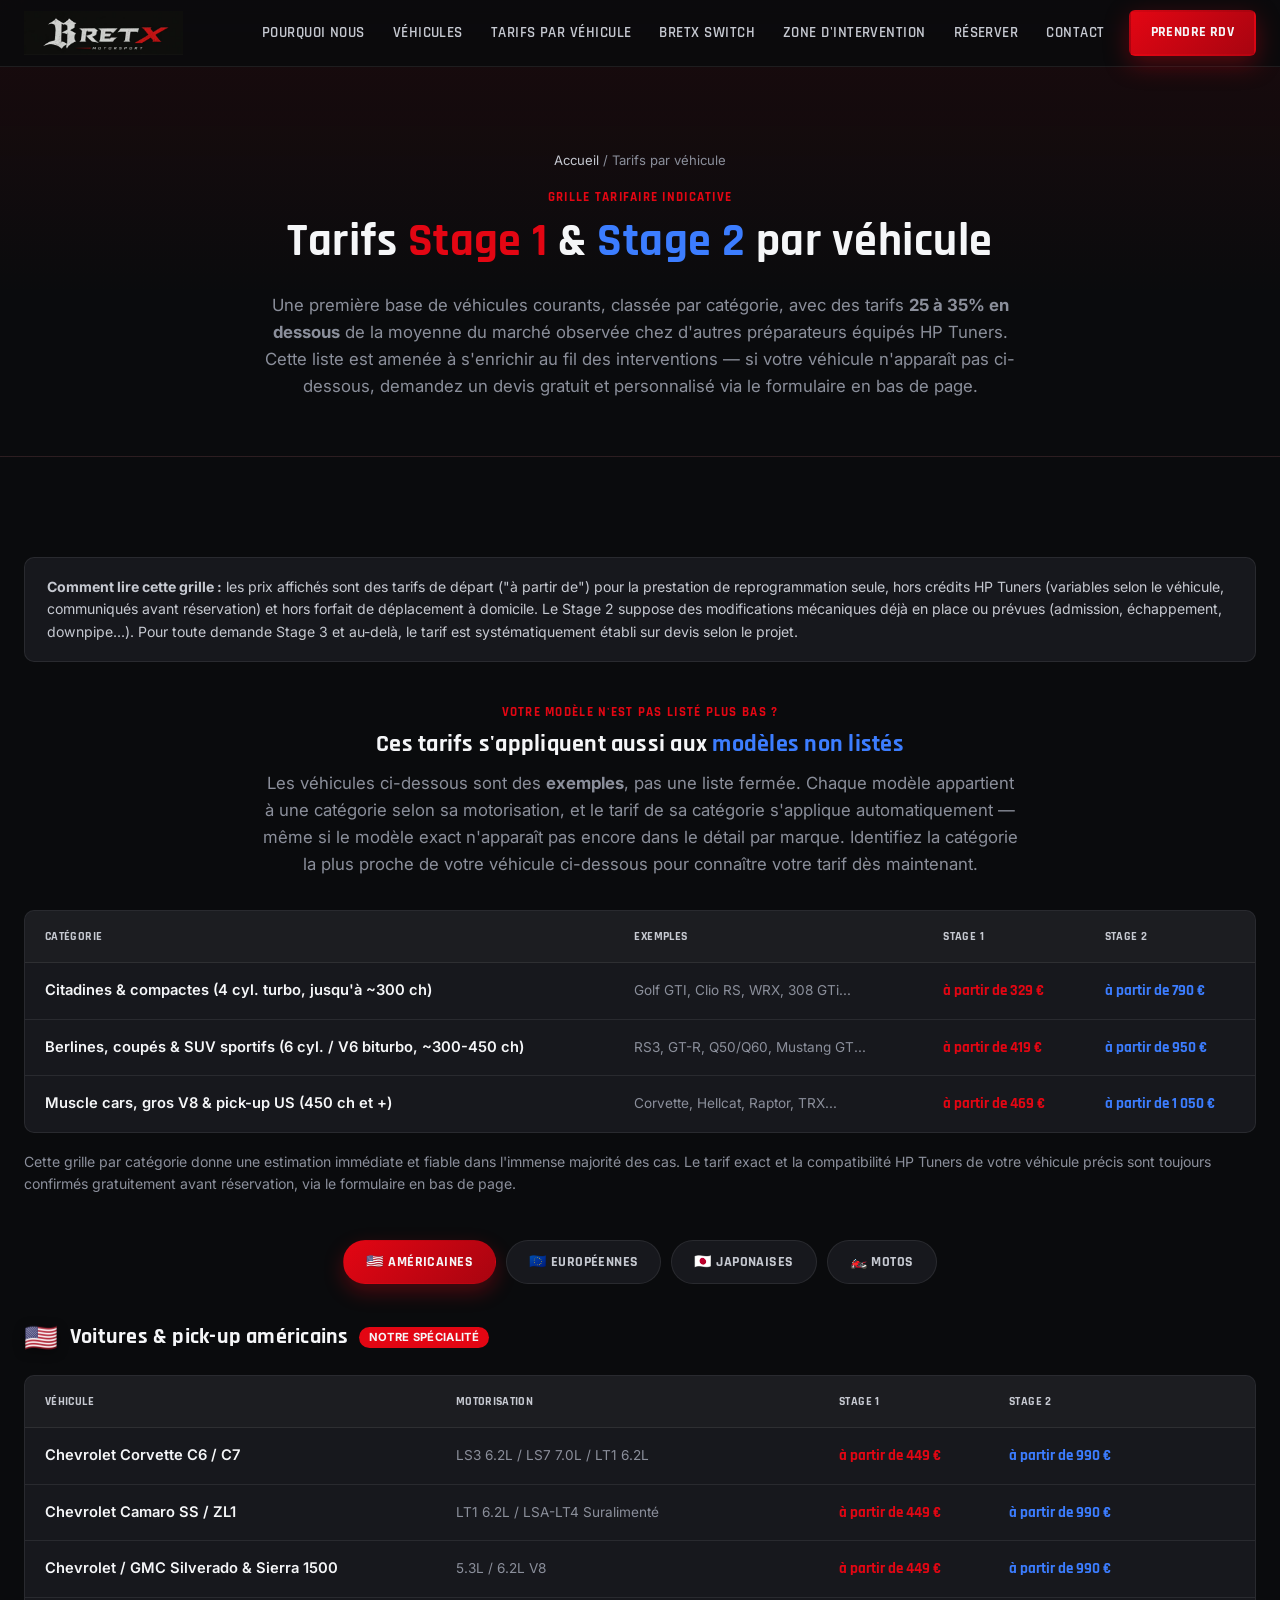
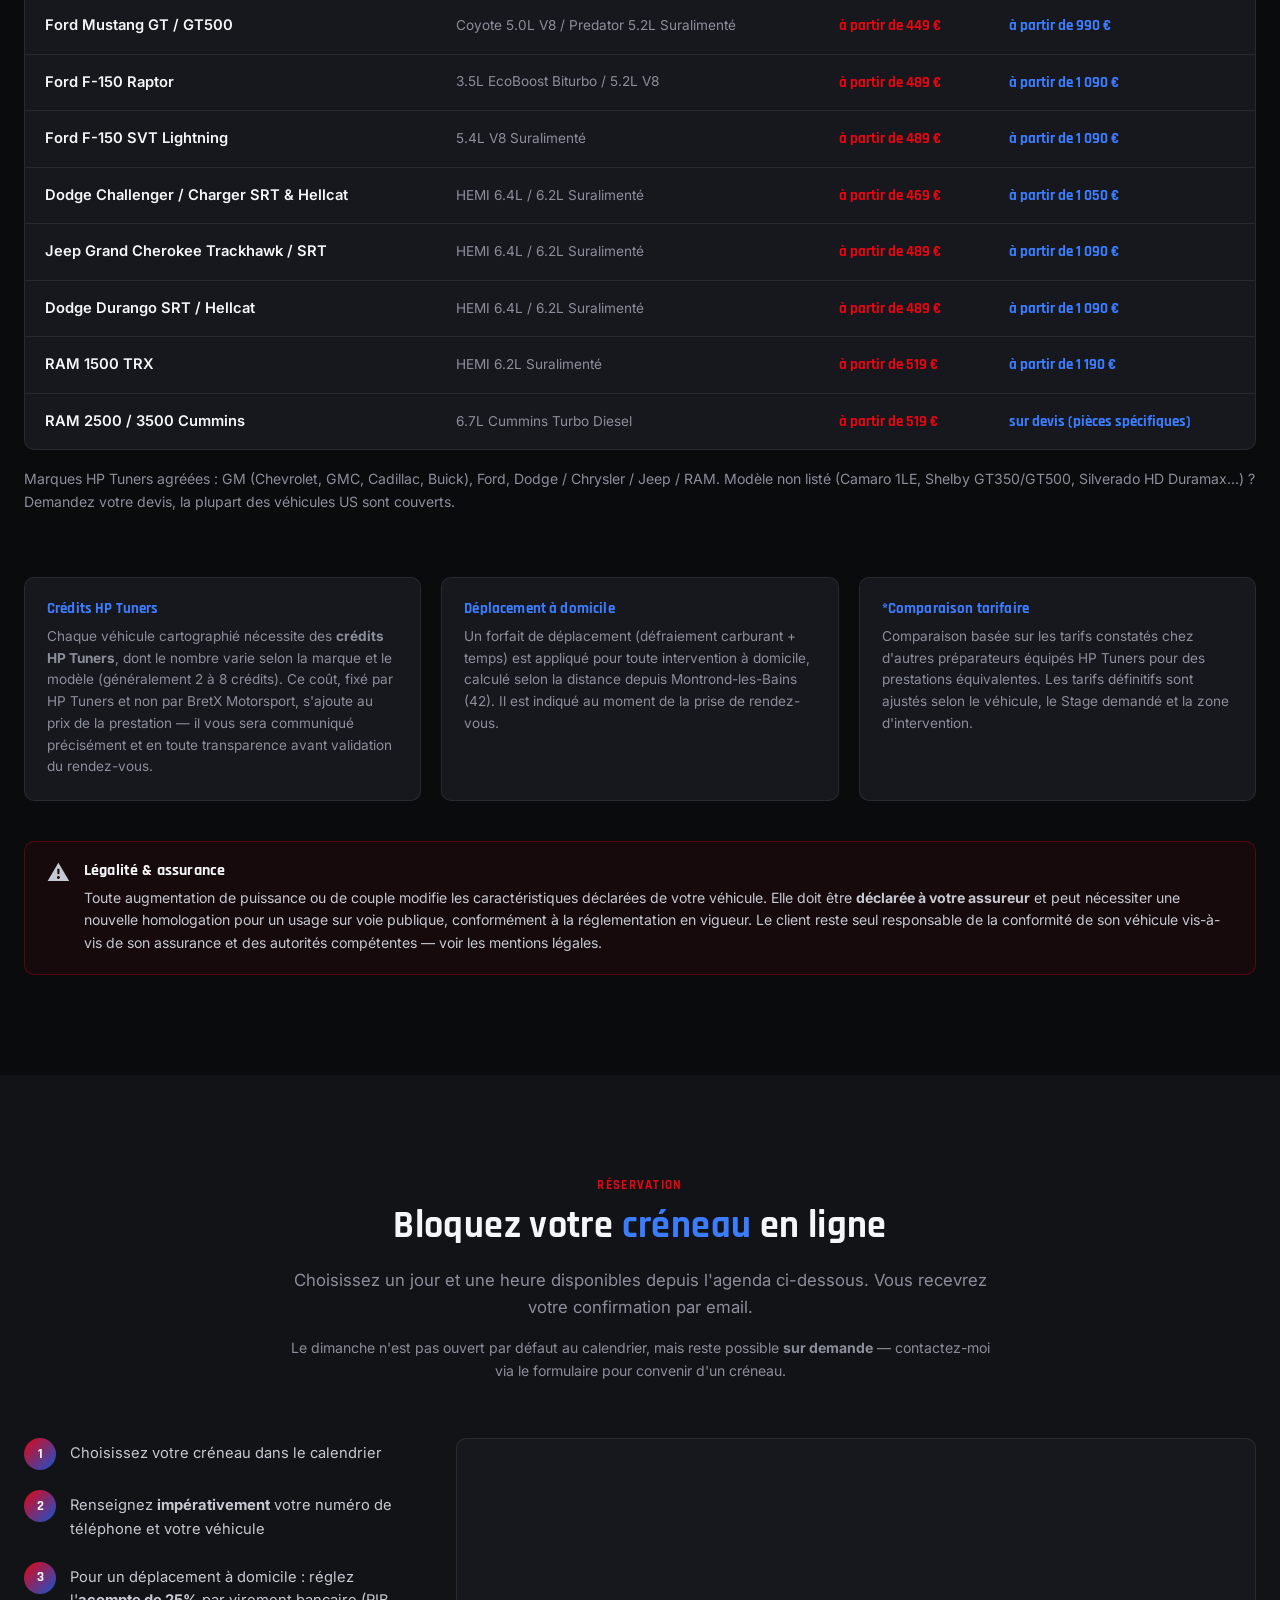
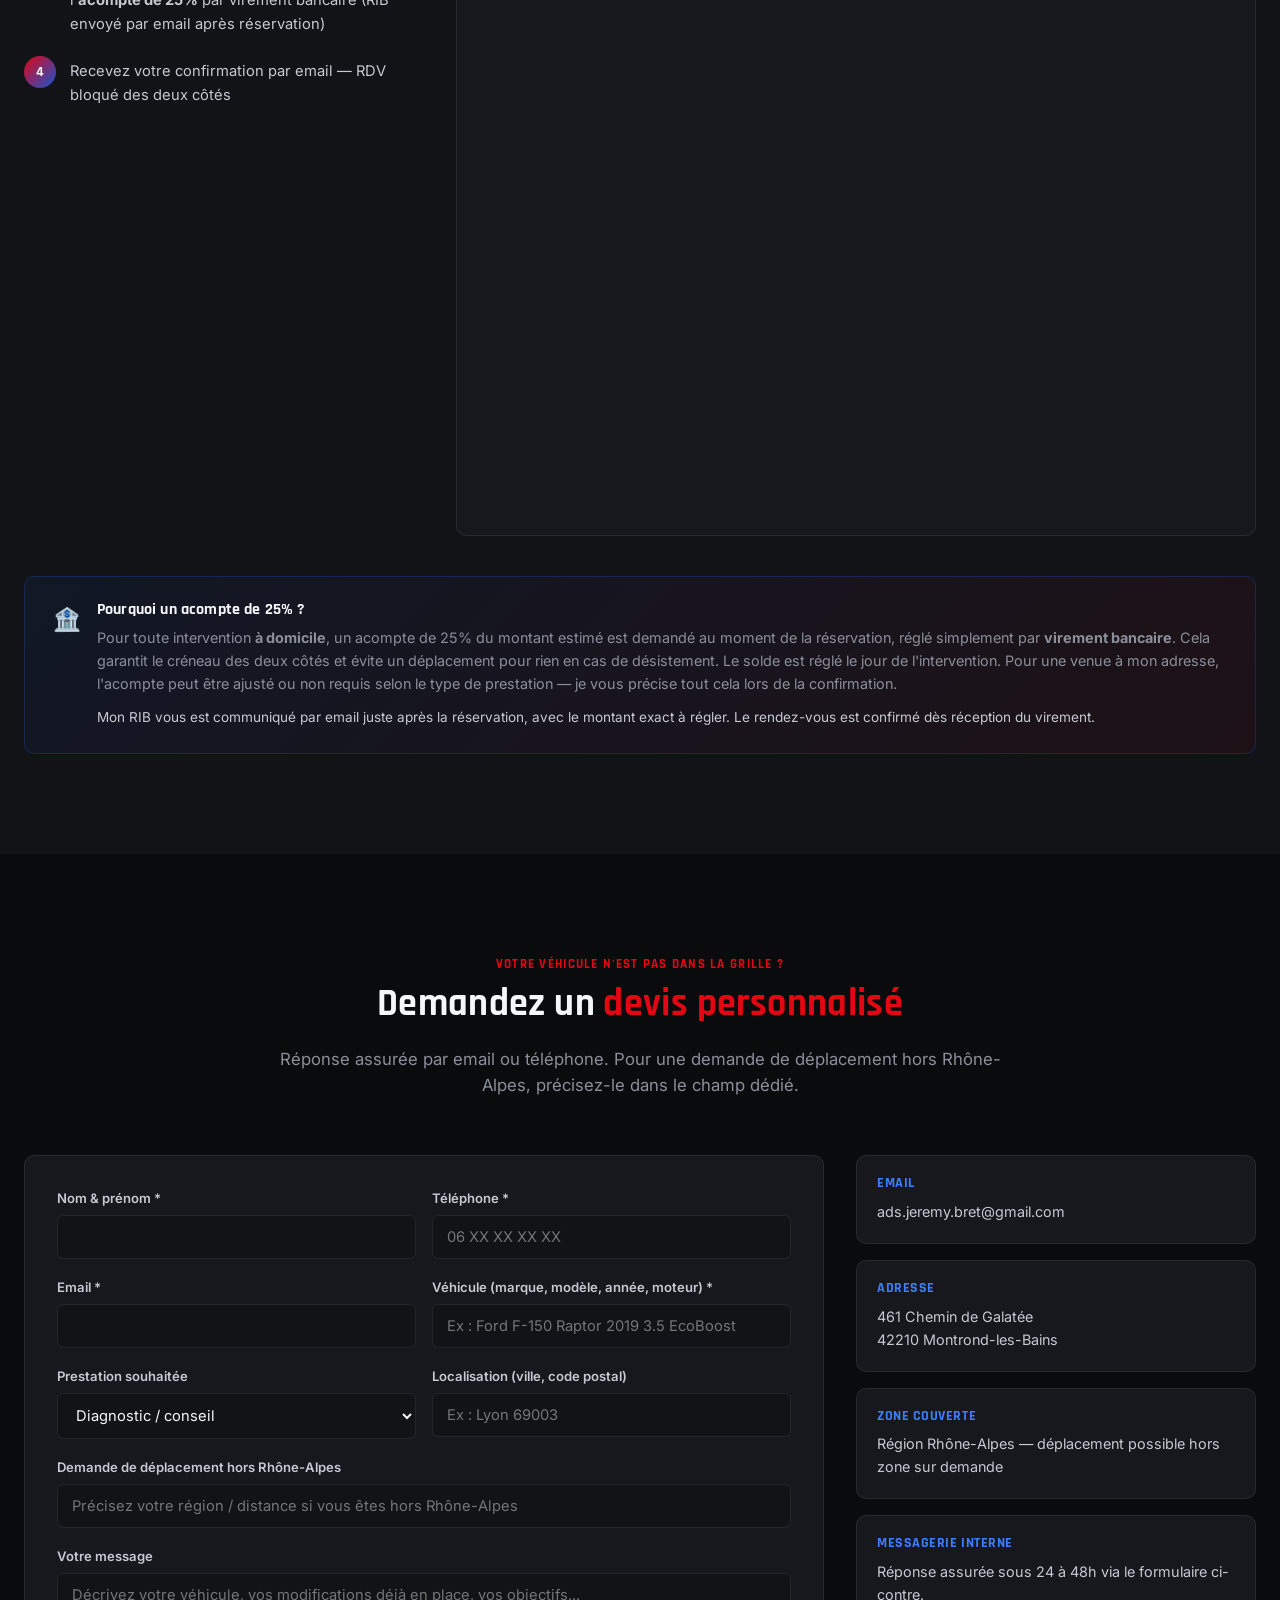
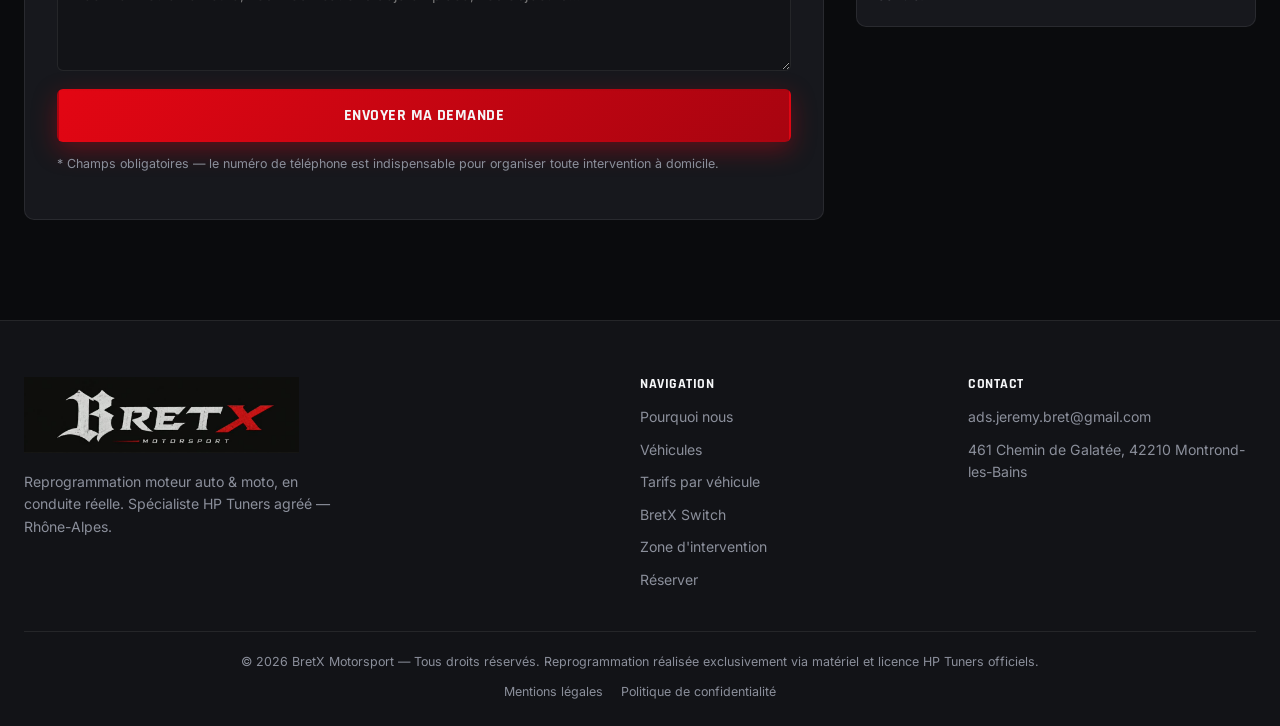
<file: tarifs-vehicules.html>
<!DOCTYPE html>
<html lang="fr">
<head>
<meta charset="UTF-8">
<meta name="viewport" content="width=device-width, initial-scale=1.0">
<title>Tarifs par véhicule — Stage 1 &amp; Stage 2 | BretX Motorsport</title>
<meta name="description" content="Grille tarifaire indicative Stage 1 / Stage 2 par modèle : américaines, européennes, japonaises. Reprogrammation HP Tuners en conduite réelle, Rhône-Alpes.">
<link rel="canonical" href="https://bretx-motorsport.netlify.app/tarifs-vehicules.html">
<meta name="robots" content="index, follow">

<meta property="og:type" content="website">
<meta property="og:site_name" content="BretX Motorsport">
<meta property="og:title" content="Tarifs par véhicule — Stage 1 & Stage 2 | BretX Motorsport">
<meta property="og:description" content="Grille tarifaire indicative Stage 1 / Stage 2 par modèle : américaines, européennes, japonaises. Reprogrammation HP Tuners en conduite réelle, Rhône-Alpes.">
<meta property="og:url" content="https://bretx-motorsport.netlify.app/tarifs-vehicules.html">
<meta property="og:image" content="https://bretx-motorsport.netlify.app/img/og-cover.jpg">
<meta property="og:locale" content="fr_FR">
<meta name="twitter:card" content="summary_large_image">
<meta name="twitter:title" content="Tarifs par véhicule — Stage 1 & Stage 2 | BretX Motorsport">
<meta name="twitter:image" content="https://bretx-motorsport.netlify.app/img/og-cover.jpg">

<link rel="icon" type="image/png" href="img/logo.png">
<link rel="preconnect" href="https://fonts.googleapis.com">
<link rel="preconnect" href="https://fonts.gstatic.com" crossorigin>
<link href="https://fonts.googleapis.com/css2?family=Rajdhani:wght@500;600;700&family=Inter:wght@400;500;600;700&display=swap" rel="stylesheet">
<link rel="stylesheet" href="css/style.css">
</head>
<body>

<!-- ============ HEADER ============ -->
<header class="site-header" id="top">
  <div class="header-inner">
    <a href="index.html#top" class="brand">
      <img src="img/logo.png" alt="BretX Motorsport" class="brand-logo">
    </a>
    <nav class="main-nav" id="mainNav">
      <a href="index.html#valeurs">Pourquoi nous</a>
      <a href="index.html#vehicules">Véhicules</a>
      <a href="tarifs-vehicules.html">Tarifs par véhicule</a>
      <a href="bretx-switch.html">BretX Switch</a>
      <a href="index.html#zone">Zone d'intervention</a>
      <a href="#booking">Réserver</a>
      <a href="#contact">Contact</a>
    </nav>
    <a href="#booking" class="btn btn-primary nav-cta">Prendre RDV</a>
    <button class="burger" id="burgerBtn" aria-label="Menu">
      <span></span><span></span><span></span>
    </button>
  </div>
</header>

<!-- ============ PAGE HEADER ============ -->
<section class="page-header">
  <p class="breadcrumb"><a href="index.html">Accueil</a> / Tarifs par véhicule</p>
  <p class="kicker">Grille tarifaire indicative</p>
  <h1>Tarifs <span class="accent-red">Stage 1</span> &amp; <span class="accent-blue">Stage 2</span> par véhicule</h1>
  <p class="section-lead">Une première base de véhicules courants, classée par catégorie, avec des tarifs <strong>25 à 35% en dessous</strong> de la moyenne du marché observée chez d'autres préparateurs équipés HP Tuners. Cette liste est amenée à s'enrichir au fil des interventions — si votre véhicule n'apparaît pas ci-dessous, demandez un devis gratuit et personnalisé via le formulaire en bas de page.</p>
</section>

<!-- ============ GRILLE TARIFAIRE ============ -->
<section class="section" id="grille-tarifs">

  <div class="price-legend">
    <div>
      <p><strong>Comment lire cette grille :</strong> les prix affichés sont des tarifs de départ ("à partir de") pour la prestation de reprogrammation seule, hors crédits HP Tuners (variables selon le véhicule, communiqués avant réservation) et hors forfait de déplacement à domicile. Le Stage 2 suppose des modifications mécaniques déjà en place ou prévues (admission, échappement, downpipe...). Pour toute demande Stage 3 et au-delà, le tarif est systématiquement établi sur devis selon le projet.</p>
    </div>
  </div>

  <div class="section-head" style="margin-bottom:32px;">
    <p class="kicker">Votre modèle n'est pas listé plus bas ?</p>
    <h2 style="font-size:1.5rem;">Ces tarifs s'appliquent aussi aux <span class="accent-blue">modèles non listés</span></h2>
    <p class="section-lead">Les véhicules ci-dessous sont des <strong>exemples</strong>, pas une liste fermée. Chaque modèle appartient à une catégorie selon sa motorisation, et le tarif de sa catégorie s'applique automatiquement — même si le modèle exact n'apparaît pas encore dans le détail par marque. Identifiez la catégorie la plus proche de votre véhicule ci-dessous pour connaître votre tarif dès maintenant.</p>
  </div>

  <div class="price-table-wrap">
    <table class="price-table">
      <thead>
        <tr><th>Catégorie</th><th>Exemples</th><th>Stage 1</th><th>Stage 2</th></tr>
      </thead>
      <tbody>
        <tr><td class="veh-name">Citadines &amp; compactes (4 cyl. turbo, jusqu'à ~300 ch)</td><td class="veh-engine">Golf GTI, Clio RS, WRX, 308 GTi...</td><td class="price-cell">à partir de 329 €</td><td class="price-cell blue">à partir de 790 €</td></tr>
        <tr><td class="veh-name">Berlines, coupés &amp; SUV sportifs (6 cyl. / V6 biturbo, ~300-450 ch)</td><td class="veh-engine">RS3, GT-R, Q50/Q60, Mustang GT...</td><td class="price-cell">à partir de 419 €</td><td class="price-cell blue">à partir de 950 €</td></tr>
        <tr><td class="veh-name">Muscle cars, gros V8 &amp; pick-up US (450 ch et +)</td><td class="veh-engine">Corvette, Hellcat, Raptor, TRX...</td><td class="price-cell">à partir de 469 €</td><td class="price-cell blue">à partir de 1 050 €</td></tr>
      </tbody>
    </table>
  </div>
  <p class="price-category-note">Cette grille par catégorie donne une estimation immédiate et fiable dans l'immense majorité des cas. Le tarif exact et la compatibilité HP Tuners de votre véhicule précis sont toujours confirmés gratuitement avant réservation, via le formulaire en bas de page.</p>

  <div class="vehicle-tabs">
    <button class="vtab active" data-tab="ptab-us" role="tab" aria-selected="true">🇺🇸 Américaines</button>
    <button class="vtab" data-tab="ptab-eu" role="tab" aria-selected="false">🇪🇺 Européennes</button>
    <button class="vtab" data-tab="ptab-jp" role="tab" aria-selected="false">🇯🇵 Japonaises</button>
    <button class="vtab" data-tab="ptab-moto" role="tab" aria-selected="false">🏍️ Motos</button>
  </div>

  <!-- ===== US ===== -->
  <div class="vehicle-block" id="ptab-us">
    <div class="vehicle-block-title">
      <span class="flag flag-emoji">🇺🇸</span>
      <h3>Voitures &amp; pick-up américains <span class="badge-strong">Notre spécialité</span></h3>
    </div>
    <div class="price-table-wrap">
      <table class="price-table">
        <thead>
          <tr><th>Véhicule</th><th>Motorisation</th><th>Stage 1</th><th>Stage 2</th></tr>
        </thead>
        <tbody>
          <tr><td class="veh-name">Chevrolet Corvette C6 / C7</td><td class="veh-engine">LS3 6.2L / LS7 7.0L / LT1 6.2L</td><td class="price-cell">à partir de 449 €</td><td class="price-cell blue">à partir de 990 €</td></tr>
          <tr><td class="veh-name">Chevrolet Camaro SS / ZL1</td><td class="veh-engine">LT1 6.2L / LSA-LT4 Suralimenté</td><td class="price-cell">à partir de 449 €</td><td class="price-cell blue">à partir de 990 €</td></tr>
          <tr><td class="veh-name">Chevrolet / GMC Silverado &amp; Sierra 1500</td><td class="veh-engine">5.3L / 6.2L V8</td><td class="price-cell">à partir de 449 €</td><td class="price-cell blue">à partir de 990 €</td></tr>
          <tr><td class="veh-name">Ford Mustang GT / GT500</td><td class="veh-engine">Coyote 5.0L V8 / Predator 5.2L Suralimenté</td><td class="price-cell">à partir de 449 €</td><td class="price-cell blue">à partir de 990 €</td></tr>
          <tr><td class="veh-name">Ford F-150 Raptor</td><td class="veh-engine">3.5L EcoBoost Biturbo / 5.2L V8</td><td class="price-cell">à partir de 489 €</td><td class="price-cell blue">à partir de 1 090 €</td></tr>
          <tr><td class="veh-name">Ford F-150 SVT Lightning</td><td class="veh-engine">5.4L V8 Suralimenté</td><td class="price-cell">à partir de 489 €</td><td class="price-cell blue">à partir de 1 090 €</td></tr>
          <tr><td class="veh-name">Dodge Challenger / Charger SRT &amp; Hellcat</td><td class="veh-engine">HEMI 6.4L / 6.2L Suralimenté</td><td class="price-cell">à partir de 469 €</td><td class="price-cell blue">à partir de 1 050 €</td></tr>
          <tr><td class="veh-name">Jeep Grand Cherokee Trackhawk / SRT</td><td class="veh-engine">HEMI 6.4L / 6.2L Suralimenté</td><td class="price-cell">à partir de 489 €</td><td class="price-cell blue">à partir de 1 090 €</td></tr>
          <tr><td class="veh-name">Dodge Durango SRT / Hellcat</td><td class="veh-engine">HEMI 6.4L / 6.2L Suralimenté</td><td class="price-cell">à partir de 489 €</td><td class="price-cell blue">à partir de 1 090 €</td></tr>
          <tr><td class="veh-name">RAM 1500 TRX</td><td class="veh-engine">HEMI 6.2L Suralimenté</td><td class="price-cell">à partir de 519 €</td><td class="price-cell blue">à partir de 1 190 €</td></tr>
          <tr><td class="veh-name">RAM 2500 / 3500 Cummins</td><td class="veh-engine">6.7L Cummins Turbo Diesel</td><td class="price-cell">à partir de 519 €</td><td class="price-cell blue">sur devis (pièces spécifiques)</td></tr>
        </tbody>
      </table>
    </div>
    <p class="price-category-note">Marques HP Tuners agréées : GM (Chevrolet, GMC, Cadillac, Buick), Ford, Dodge / Chrysler / Jeep / RAM. Modèle non listé (Camaro 1LE, Shelby GT350/GT500, Silverado HD Duramax...) ? Demandez votre devis, la plupart des véhicules US sont couverts.</p>
  </div>

  <!-- ===== EU ===== -->
  <div class="vehicle-block" id="ptab-eu" hidden>
    <div class="vehicle-block-title">
      <span class="flag flag-emoji">🇪🇺</span>
      <h3>Voitures européennes</h3>
    </div>
    <div class="price-table-wrap">
      <table class="price-table">
        <thead>
          <tr><th>Véhicule</th><th>Motorisation</th><th>Stage 1</th><th>Stage 2</th></tr>
        </thead>
        <tbody>
          <tr><td class="veh-name">Renault Clio RS / Mégane RS</td><td class="veh-engine">1.6 Turbo / 1.8 TCE</td><td class="price-cell">à partir de 329 €</td><td class="price-cell blue">à partir de 790 €</td></tr>
          <tr><td class="veh-name">Peugeot 208 GTi / 308 GTi</td><td class="veh-engine">1.6 THP Turbo</td><td class="price-cell">à partir de 329 €</td><td class="price-cell blue">à partir de 790 €</td></tr>
          <tr><td class="veh-name">Volkswagen Golf GTI / GTD / R</td><td class="veh-engine">EA888 2.0 TSI</td><td class="price-cell">à partir de 329 €</td><td class="price-cell blue">à partir de 790 €</td></tr>
          <tr><td class="veh-name">Škoda Octavia RS</td><td class="veh-engine">EA888 2.0 TSI</td><td class="price-cell">à partir de 329 €</td><td class="price-cell blue">à partir de 790 €</td></tr>
          <tr><td class="veh-name">Opel Insignia OPC / Astra OPC</td><td class="veh-engine">2.0 Turbo</td><td class="price-cell">à partir de 349 €</td><td class="price-cell blue">à partir de 820 €</td></tr>
          <tr><td class="veh-name">Mercedes-AMG A45 S</td><td class="veh-engine">M139 2.0 Turbo</td><td class="price-cell">à partir de 379 €</td><td class="price-cell blue">à partir de 890 €</td></tr>
          <tr><td class="veh-name">Audi RS3 8V</td><td class="veh-engine">2.5 TFSI 5 cylindres</td><td class="price-cell">à partir de 379 €</td><td class="price-cell blue">à partir de 890 €</td></tr>
          <tr><td class="veh-name">Alpine A110</td><td class="veh-engine">1.8 TCE Turbo</td><td class="price-cell">à partir de 379 €</td><td class="price-cell blue">à partir de 890 €</td></tr>
          <tr><td class="veh-name">Audi RS4 / RS6</td><td class="veh-engine">2.9 V6 TFSI Biturbo</td><td class="price-cell">à partir de 419 €</td><td class="price-cell blue">à partir de 950 €</td></tr>
          <tr><td class="veh-name">Mercedes-AMG C63</td><td class="veh-engine">M177 4.0L V8 Biturbo</td><td class="price-cell">à partir de 419 €</td><td class="price-cell blue">à partir de 950 €</td></tr>
          <tr><td class="veh-name">Porsche 911 Carrera / Turbo</td><td class="veh-engine">3.0 / 3.8 Flat-6 Biturbo</td><td class="price-cell">à partir de 469 €</td><td class="price-cell blue">à partir de 1 050 €</td></tr>
        </tbody>
      </table>
    </div>
    <p class="price-category-note">Compatibilité HP Tuners variable selon marque et génération moteur — <strong>BMW n'est pas supporté</strong> par HP Tuners, cette marque n'est donc pas proposée. Liste non exhaustive : tout modèle européen non listé peut être estimé via la grille par catégorie ci-dessus. Vérification systématique de compatibilité avant tout devis.</p>
  </div>

  <!-- ===== JP ===== -->
  <div class="vehicle-block" id="ptab-jp" hidden>
    <div class="vehicle-block-title">
      <span class="flag flag-emoji">🇯🇵</span>
      <h3>Voitures japonaises</h3>
    </div>
    <div class="price-table-wrap">
      <table class="price-table">
        <thead>
          <tr><th>Véhicule</th><th>Motorisation</th><th>Stage 1</th><th>Stage 2</th></tr>
        </thead>
        <tbody>
          <tr><td class="veh-name">Subaru Impreza WRX</td><td class="veh-engine">EJ20 / FA20 Turbo</td><td class="price-cell">à partir de 329 €</td><td class="price-cell blue">à partir de 790 €</td></tr>
          <tr><td class="veh-name">Subaru WRX STI</td><td class="veh-engine">EJ25 2.5L Turbo</td><td class="price-cell">à partir de 349 €</td><td class="price-cell blue">à partir de 820 €</td></tr>
          <tr><td class="veh-name">Subaru BRZ</td><td class="veh-engine">FA24 2.4L Turbo</td><td class="price-cell">à partir de 349 €</td><td class="price-cell blue">à partir de 820 €</td></tr>
          <tr><td class="veh-name">Toyota GR Yaris / GR Corolla</td><td class="veh-engine">G16E-GTS 1.6L Turbo</td><td class="price-cell">à partir de 349 €</td><td class="price-cell blue">à partir de 820 €</td></tr>
          <tr><td class="veh-name">Nissan 370Z / Z</td><td class="veh-engine">VQ37 / VR30DDTT</td><td class="price-cell">à partir de 379 €</td><td class="price-cell blue">à partir de 890 €</td></tr>
          <tr><td class="veh-name">Lexus IS500 / RC F</td><td class="veh-engine">2UR-GSE 5.0L V8</td><td class="price-cell">à partir de 419 €</td><td class="price-cell blue">à partir de 950 €</td></tr>
          <tr><td class="veh-name">Infiniti Q50 / Q60</td><td class="veh-engine">VR30DDTT 3.0L Biturbo</td><td class="price-cell">à partir de 419 €</td><td class="price-cell blue">à partir de 950 €</td></tr>
          <tr><td class="veh-name">Nissan GT-R R35</td><td class="veh-engine">VR38DETT V6 Biturbo</td><td class="price-cell">à partir de 519 €</td><td class="price-cell blue">à partir de 1 190 €</td></tr>
          <tr><td class="veh-name">Toyota Tundra</td><td class="veh-engine">i-Force 5.7L V8</td><td class="price-cell">à partir de 449 €</td><td class="price-cell blue">à partir de 990 €</td></tr>
        </tbody>
      </table>
    </div>
    <p class="price-category-note">Marques HP Tuners agréées côté japonais : Subaru, Nissan / Infiniti, Toyota / Lexus / Scion. Liste non exhaustive : tout modèle japonais non listé peut être estimé via la grille par catégorie ci-dessus. Modèle non couvert ? Demandez votre devis.</p>
  </div>

  <!-- ===== MOTO ===== -->
  <div class="vehicle-block" id="ptab-moto" hidden>
    <div class="vehicle-block-title">
      <span class="flag flag-emoji">🏍️</span>
      <h3>Motos &amp; Powersports</h3>
    </div>
    <div class="price-legend">
      <p>La reprogrammation moto se fait à la tablette, embarquée dans une pochette étanche fixée sur la moto pendant les phases de log en conduite réelle. Les tarifs varient fortement selon la marque, la cylindrée et le calculateur — pas de grille générique fiable pour l'instant, chaque projet moto est chiffré individuellement. <a href="#contact" class="accent-red">Contactez-moi</a> avec le modèle et l'année pour un devis rapide.</p>
    </div>
  </div>

  <div class="pricing-notes">
    <div class="pnote">
      <h4>Crédits HP Tuners</h4>
      <p>Chaque véhicule cartographié nécessite des <strong>crédits HP Tuners</strong>, dont le nombre varie selon la marque et le modèle (généralement 2 à 8 crédits). Ce coût, fixé par HP Tuners et non par BretX Motorsport, s'ajoute au prix de la prestation — il vous sera communiqué précisément et en toute transparence avant validation du rendez-vous.</p>
    </div>
    <div class="pnote">
      <h4>Déplacement à domicile</h4>
      <p>Un forfait de déplacement (défraiement carburant + temps) est appliqué pour toute intervention à domicile, calculé selon la distance depuis Montrond-les-Bains (42). Il est indiqué au moment de la prise de rendez-vous.</p>
    </div>
    <div class="pnote">
      <h4>*Comparaison tarifaire</h4>
      <p>Comparaison basée sur les tarifs constatés chez d'autres préparateurs équipés HP Tuners pour des prestations équivalentes. Les tarifs définitifs sont ajustés selon le véhicule, le Stage demandé et la zone d'intervention.</p>
    </div>
  </div>

  <div class="legal-disclaimer">
    <span class="ld-icon">⚠️</span>
    <div>
      <h4>Légalité &amp; assurance</h4>
      <p>Toute augmentation de puissance ou de couple modifie les caractéristiques déclarées de votre véhicule. Elle doit être <strong>déclarée à votre assureur</strong> et peut nécessiter une nouvelle homologation pour un usage sur voie publique, conformément à la réglementation en vigueur. Le client reste seul responsable de la conformité de son véhicule vis-à-vis de son assurance et des autorités compétentes — voir les <a href="mentions-legales.html">mentions légales</a>.</p>
    </div>
  </div>
</section>

<!-- ============ BOOKING ============ -->
<section class="section section-alt" id="booking">
  <div class="section-head">
    <p class="kicker">Réservation</p>
    <h2>Bloquez votre <span class="accent-blue">créneau</span> en ligne</h2>
    <p class="section-lead">Choisissez un jour et une heure disponibles depuis l'agenda ci-dessous. Vous recevrez votre confirmation par email.</p>
    <p class="price-category-note" style="text-align:center;margin-top:12px;">Le dimanche n'est pas ouvert par défaut au calendrier, mais reste possible <strong>sur demande</strong> — contactez-moi via le formulaire pour convenir d'un créneau.</p>
  </div>

  <div class="booking-wrapper">
    <div class="booking-steps">
      <div class="bstep"><span class="bstep-num">1</span><p>Choisissez votre créneau dans le calendrier</p></div>
      <div class="bstep"><span class="bstep-num">2</span><p>Renseignez <strong>impérativement</strong> votre numéro de téléphone et votre véhicule</p></div>
      <div class="bstep"><span class="bstep-num">3</span><p>Pour un déplacement à domicile : réglez l'<strong>acompte de 25%</strong> par virement bancaire (RIB envoyé par email après réservation)</p></div>
      <div class="bstep"><span class="bstep-num">4</span><p>Recevez votre confirmation par email — RDV bloqué des deux côtés</p></div>
    </div>

    <div class="booking-embed" id="calBooking">
      <div id="cal-inline" style="width:100%;min-height:680px;overflow:scroll"></div>
      <noscript>
        <p>Activez JavaScript pour afficher le calendrier de réservation, ou contactez-moi directement via le formulaire ci-dessous.</p>
      </noscript>
    </div>

    <div class="deposit-note">
      <div class="deposit-icon">🏦</div>
      <div>
        <h4>Pourquoi un acompte de 25% ?</h4>
        <p>Pour toute intervention <strong>à domicile</strong>, un acompte de 25% du montant estimé est demandé au moment de la réservation, réglé simplement par <strong>virement bancaire</strong>. Cela garantit le créneau des deux côtés et évite un déplacement pour rien en cas de désistement. Le solde est réglé le jour de l'intervention. Pour une venue à mon adresse, l'acompte peut être ajusté ou non requis selon le type de prestation — je vous précise tout cela lors de la confirmation.</p>
        <p style="font-size:.85rem;color:var(--grey-light);margin-top:12px;">Mon RIB vous est communiqué par email juste après la réservation, avec le montant exact à régler. Le rendez-vous est confirmé dès réception du virement.</p>
      </div>
    </div>
  </div>
</section>

<!-- ============ CONTACT ============ -->
<section class="section" id="contact">
  <div class="section-head">
    <p class="kicker">Votre véhicule n'est pas dans la grille ?</p>
    <h2>Demandez un <span class="accent-red">devis personnalisé</span></h2>
    <p class="section-lead">Réponse assurée par email ou téléphone. Pour une demande de déplacement hors Rhône-Alpes, précisez-le dans le champ dédié.</p>
  </div>

  <div class="contact-wrapper">
    <form name="contact" method="POST" data-netlify="true" netlify-honeypot="bot-field" action="/success.html" class="contact-form" id="contactForm">
      <input type="hidden" name="form-name" value="contact">
      <p class="hidden-field"><label>Ne pas remplir : <input name="bot-field"></label></p>

      <div class="form-row">
        <div class="form-group">
          <label for="name">Nom &amp; prénom *</label>
          <input type="text" id="name" name="name" required>
        </div>
        <div class="form-group">
          <label for="phone">Téléphone *</label>
          <input type="tel" id="phone" name="phone" required placeholder="06 XX XX XX XX">
        </div>
      </div>

      <div class="form-row">
        <div class="form-group">
          <label for="email">Email *</label>
          <input type="email" id="email" name="email" required>
        </div>
        <div class="form-group">
          <label for="vehicle">Véhicule (marque, modèle, année, moteur) *</label>
          <input type="text" id="vehicle" name="vehicle" required placeholder="Ex : Ford F-150 Raptor 2019 3.5 EcoBoost">
        </div>
      </div>

      <div class="form-row">
        <div class="form-group">
          <label for="stage">Prestation souhaitée</label>
          <select id="stage" name="stage">
            <option value="Diagnostic / conseil">Diagnostic / conseil</option>
            <option value="Stage 1">Stage 1</option>
            <option value="Stage 2">Stage 2</option>
            <option value="Stage 3 et +">Stage 3 et +</option>
            <option value="Reprogrammation moto">Reprogrammation moto</option>
            <option value="Autre / je ne sais pas">Autre / je ne sais pas</option>
          </select>
        </div>
        <div class="form-group">
          <label for="location">Localisation (ville, code postal)</label>
          <input type="text" id="location" name="location" placeholder="Ex : Lyon 69003">
        </div>
      </div>

      <div class="form-group">
        <label for="outofzone">Demande de déplacement hors Rhône-Alpes</label>
        <input type="text" id="outofzone" name="outofzone" placeholder="Précisez votre région / distance si vous êtes hors Rhône-Alpes">
      </div>

      <div class="form-group">
        <label for="message">Votre message</label>
        <textarea id="message" name="message" rows="4" placeholder="Décrivez votre véhicule, vos modifications déjà en place, vos objectifs..."></textarea>
      </div>

      <button type="submit" class="btn btn-primary btn-block">Envoyer ma demande</button>
      <p class="form-disclaimer">* Champs obligatoires — le numéro de téléphone est indispensable pour organiser toute intervention à domicile.</p>
    </form>

    <div class="contact-side">
      <div class="contact-card">
        <h4>Email</h4>
        <p><a href="mailto:ads.jeremy.bret@gmail.com">ads.jeremy.bret@gmail.com</a></p>
      </div>
      <div class="contact-card">
        <h4>Adresse</h4>
        <p>461 Chemin de Galatée<br>42210 Montrond-les-Bains</p>
      </div>
      <div class="contact-card">
        <h4>Zone couverte</h4>
        <p>Région Rhône-Alpes — déplacement possible hors zone sur demande</p>
      </div>
      <div class="contact-card">
        <h4>Messagerie interne</h4>
        <p>Réponse assurée sous 24 à 48h via le formulaire ci-contre.</p>
      </div>
    </div>
  </div>
</section>

<!-- ============ FOOTER ============ -->
<footer class="site-footer">
  <div class="footer-inner">
    <div class="footer-brand">
      <img src="img/logo.png" alt="BretX Motorsport" class="footer-logo">
      <p>Reprogrammation moteur auto &amp; moto, en conduite réelle. Spécialiste HP Tuners agréé — Rhône-Alpes.</p>
    </div>
    <div class="footer-col">
      <h4>Navigation</h4>
      <a href="index.html#valeurs">Pourquoi nous</a>
      <a href="index.html#vehicules">Véhicules</a>
      <a href="tarifs-vehicules.html">Tarifs par véhicule</a>
      <a href="bretx-switch.html">BretX Switch</a>
      <a href="index.html#zone">Zone d'intervention</a>
      <a href="#booking">Réserver</a>
    </div>
    <div class="footer-col">
      <h4>Contact</h4>
      <a href="mailto:ads.jeremy.bret@gmail.com">ads.jeremy.bret@gmail.com</a>
      <span>461 Chemin de Galatée, 42210 Montrond-les-Bains</span>
    </div>
  </div>
  <div class="footer-bottom">
    <p>© <span id="year"></span> BretX Motorsport — Tous droits réservés. Reprogrammation réalisée exclusivement via matériel et licence HP Tuners officiels.</p>
    <div class="footer-legal">
      <a href="mentions-legales.html">Mentions légales</a>
      <a href="politique-confidentialite.html">Politique de confidentialité</a>
    </div>
  </div>
</footer>

<a href="#booking" class="floating-cta">Réserver</a>

<script type="text/javascript">
  (function (C, A, L) {
    let p = function (a, ar) { a.q.push(ar); };
    let d = C.document;
    C.Cal = C.Cal || function () {
      let cal = C.Cal;
      let ar = arguments;
      if (!cal.loaded) {
        cal.ns = {};
        cal.q = cal.q || [];
        d.head.appendChild(d.createElement("script")).src = A;
        cal.loaded = true;
      }
      if (ar[0] === L) {
        const api = function () { p(api, arguments); };
        const namespace = ar[1];
        api.q = api.q || [];
        if (typeof namespace === "string") {
          cal.ns[namespace] = cal.ns[namespace] || api;
          p(cal.ns[namespace], ar);
          p(cal, ["initNamespace", namespace]);
        } else p(cal, ar);
        return;
      }
      p(cal, ar);
    };
  })(window, "https://app.cal.com/embed/embed.js", "init");
</script>
<script src="js/main.js"></script>
</body>
</html>
</file>
<file: css/style.css>
/* ==========================================================================
   BretX Motorsport — Design system
   Palette : Noir (#0a0b0d), Rouge (#e30613), Bleu (#1454d1), Blanc, Gris
   ========================================================================== */

:root {
  --black: #0a0b0d;
  --black-soft: #121317;
  --panel: #17181d;
  --panel-2: #1e2027;
  --grey: #8b8f9b;
  --grey-light: #c6c9d1;
  --white: #f5f6f8;
  --red: #e30613;
  --red-dark: #a80410;
  --blue: #1454d1;
  --blue-light: #3c7dff;
  --border: rgba(255,255,255,0.08);
  --font-head: 'Rajdhani', 'Inter', sans-serif;
  --font-body: 'Inter', sans-serif;
  --radius: 10px;
  --shadow: 0 20px 50px rgba(0,0,0,0.45);
}

* { box-sizing: border-box; }
html { scroll-behavior: smooth; }
body {
  margin: 0;
  background: var(--black);
  color: var(--grey-light);
  font-family: var(--font-body);
  line-height: 1.6;
  -webkit-font-smoothing: antialiased;
}
img { max-width: 100%; display: block; }
a { color: inherit; text-decoration: none; }
h1, h2, h3, h4 {
  font-family: var(--font-head);
  color: var(--white);
  font-weight: 700;
  line-height: 1.15;
  margin: 0 0 .5em;
  letter-spacing: .01em;
}
p { margin: 0 0 1em; }
ul { margin: 0; padding: 0; list-style: none; }

.accent-red { color: var(--red); }
.accent-blue { color: var(--blue-light); }

/* ---------- Buttons ---------- */
.btn {
  display: inline-flex;
  align-items: center;
  justify-content: center;
  gap: .5em;
  padding: 14px 28px;
  border-radius: 6px;
  font-family: var(--font-head);
  font-weight: 700;
  font-size: 1rem;
  letter-spacing: .03em;
  text-transform: uppercase;
  cursor: pointer;
  border: 2px solid transparent;
  transition: transform .15s ease, box-shadow .15s ease, background .15s ease, border-color .15s ease;
}
.btn-primary {
  background: linear-gradient(135deg, var(--red), var(--red-dark));
  color: var(--white);
  box-shadow: 0 8px 24px rgba(227,6,19,0.35);
}
.btn-primary:hover { transform: translateY(-2px); box-shadow: 0 12px 30px rgba(227,6,19,0.5); }
.btn-ghost {
  background: transparent;
  border-color: rgba(255,255,255,0.25);
  color: var(--white);
}
.btn-ghost:hover { border-color: var(--blue-light); color: var(--blue-light); transform: translateY(-2px); }
.btn-block { width: 100%; }

/* ---------- Header ---------- */
.site-header {
  position: fixed;
  top: 0; left: 0; right: 0;
  z-index: 200;
  background: rgba(10,11,13,0.85);
  backdrop-filter: blur(10px);
  border-bottom: 1px solid var(--border);
}
.header-inner {
  max-width: 1280px;
  margin: 0 auto;
  padding: 10px 24px;
  display: flex;
  align-items: center;
  gap: 24px;
}
.brand { display: flex; align-items: center; margin-right: auto; }
.brand-logo { height: 44px; width: auto; }
.main-nav { display: flex; gap: 28px; }
.main-nav a {
  font-family: var(--font-head);
  font-weight: 600;
  font-size: .95rem;
  text-transform: uppercase;
  letter-spacing: .03em;
  color: var(--grey-light);
  position: relative;
  padding: 6px 0;
  transition: color .15s ease;
}
.main-nav a:hover { color: var(--white); }
.main-nav a::after {
  content: '';
  position: absolute; left: 0; bottom: 0;
  width: 0; height: 2px;
  background: var(--red);
  transition: width .2s ease;
}
.main-nav a:hover::after { width: 100%; }
.nav-cta { padding: 10px 20px; font-size: .85rem; }
.burger { display: none; flex-direction: column; gap: 5px; background: none; border: none; cursor: pointer; padding: 6px; }
.burger span { width: 24px; height: 2px; background: var(--white); border-radius: 2px; }

/* ---------- Hero ---------- */
.hero {
  position: relative;
  padding: 170px 24px 100px;
  overflow: hidden;
  isolation: isolate;
}
.hero-bg {
  position: absolute; inset: 0; z-index: -2;
  background:
    radial-gradient(ellipse 80% 60% at 75% 0%, rgba(227,6,19,0.18), transparent 60%),
    radial-gradient(ellipse 60% 50% at 10% 20%, rgba(20,84,209,0.18), transparent 60%),
    var(--black);
}
.hero-grid {
  position: absolute; inset: 0; z-index: -1;
  background-image:
    linear-gradient(rgba(255,255,255,0.035) 1px, transparent 1px),
    linear-gradient(90deg, rgba(255,255,255,0.035) 1px, transparent 1px);
  background-size: 48px 48px;
  mask-image: radial-gradient(ellipse 70% 60% at 50% 20%, black, transparent 75%);
}
.hero-car {
  position: absolute;
  bottom: -70px; right: -40px;
  width: min(52vw, 720px);
  opacity: 0.22;
  z-index: -1;
  pointer-events: none;
  filter: brightness(0.7) drop-shadow(0 0 50px rgba(227,6,19,0.2));
  -webkit-mask-image: linear-gradient(100deg, transparent 0%, black 30%, black 85%, transparent 100%), linear-gradient(0deg, transparent 0%, black 35%);
  -webkit-mask-composite: source-in;
  mask-image: linear-gradient(100deg, transparent 0%, black 30%, black 85%, transparent 100%), linear-gradient(0deg, transparent 0%, black 35%);
  mask-composite: intersect;
}
.hero-car img { width: 100%; height: auto; display: block; }
.hero-content { position: relative; max-width: 880px; margin: 0 auto; text-align: center; }
.eyebrow {
  display: inline-flex; align-items: center; gap: 8px;
  font-family: var(--font-head);
  text-transform: uppercase;
  letter-spacing: .08em;
  font-size: .8rem;
  color: var(--grey-light);
  background: var(--panel);
  border: 1px solid var(--border);
  padding: 8px 16px;
  border-radius: 999px;
  margin-bottom: 24px;
}
.eyebrow .dot { width: 8px; height: 8px; border-radius: 50%; background: var(--red); box-shadow: 0 0 12px var(--red); }
.hero h1 { font-size: clamp(2.2rem, 5vw, 3.6rem); margin-bottom: .5em; }
.hero-sub { font-size: 1.1rem; color: var(--grey-light); max-width: 700px; margin: 0 auto 2em; }
.hero-actions { display: flex; gap: 16px; justify-content: center; flex-wrap: wrap; margin-bottom: 56px; }
.partner-badge {
  display: inline-flex; align-items: center; gap: 12px;
  background: var(--panel); border: 1px solid var(--border); border-radius: 8px;
  padding: 10px 18px; margin-bottom: 40px;
}
.partner-badge-mark {
  font-family: var(--font-head); font-weight: 700; font-size: 1.05rem; letter-spacing: .02em;
  color: var(--white); white-space: nowrap;
}
.partner-badge-mark b { color: var(--red); font-weight: 700; }
.partner-badge-text {
  font-size: .78rem; color: var(--grey); border-left: 1px solid var(--border); padding-left: 12px;
  text-align: left;
}
.hero-stats {
  display: grid; grid-template-columns: repeat(3, 1fr); gap: 16px;
  border-top: 1px solid var(--border); padding-top: 32px;
}
.hstat-num { display: block; font-family: var(--font-head); font-size: 1.8rem; font-weight: 700; color: var(--white); }
.hstat-num:first-letter { color: var(--red); }
.hstat-label { font-size: .85rem; color: var(--grey); }

/* ---------- Trust strip ---------- */
.trust-strip { background: var(--panel); border-top: 1px solid var(--border); border-bottom: 1px solid var(--border); padding: 16px 24px; overflow: hidden; }
.trust-inner {
  max-width: 1280px; margin: 0 auto;
  display: flex; justify-content: center; align-items: center; gap: 14px; flex-wrap: wrap;
  font-family: var(--font-head); text-transform: uppercase; letter-spacing: .05em; font-size: .8rem; color: var(--grey);
}
.trust-inner .sep { color: var(--red); }

/* ---------- Sections ---------- */
.section { padding: 100px 24px; max-width: 1280px; margin: 0 auto; }
.section-alt { background: var(--black-soft); max-width: none; padding-left: 0; padding-right: 0; }
.section-alt > * { max-width: 1280px; margin-left: auto; margin-right: auto; padding-left: 24px; padding-right: 24px; }
.section-head { max-width: 760px; margin: 0 auto 56px; text-align: center; }
.kicker {
  font-family: var(--font-head); text-transform: uppercase; letter-spacing: .1em;
  font-size: .8rem; color: var(--red); font-weight: 700; margin-bottom: 8px;
}
.section-head h2 { font-size: clamp(1.7rem, 3.5vw, 2.4rem); }
.section-lead { color: var(--grey); font-size: 1.05rem; }

/* ---------- Value grid ---------- */
.value-grid { display: grid; grid-template-columns: repeat(3, 1fr); gap: 24px; }
.value-card {
  background: var(--panel);
  border: 1px solid var(--border);
  border-radius: var(--radius);
  padding: 28px;
  transition: transform .2s ease, border-color .2s ease;
}
.value-card:hover { transform: translateY(-4px); border-color: rgba(227,6,19,0.4); }
.value-icon {
  display: inline-flex; align-items: center; justify-content: center;
  width: 44px; height: 44px; border-radius: 8px;
  font-family: var(--font-head); font-weight: 700; font-size: .95rem;
  margin-bottom: 16px;
}
.icon-red { background: rgba(227,6,19,0.15); color: var(--red); }
.icon-blue { background: rgba(20,84,209,0.15); color: var(--blue-light); }
.value-card h3 { font-size: 1.15rem; }
.value-card p { color: var(--grey); font-size: .95rem; }

.callout {
  margin-top: 40px;
  background: linear-gradient(135deg, rgba(227,6,19,0.08), rgba(20,84,209,0.05));
  border: 1px solid rgba(227,6,19,0.25);
  border-radius: var(--radius);
  padding: 20px 28px;
}
.callout summary {
  cursor: pointer; list-style: none;
  font-family: var(--font-head); font-weight: 700; color: var(--white);
  display: flex; align-items: center; gap: 10px;
}
.callout summary::-webkit-details-marker { display: none; }
.callout summary::after { content: '+'; margin-left: auto; font-size: 1.3rem; color: var(--red); }
.callout[open] summary::after { content: '−'; }
.callout-icon { font-size: 1.2rem; }
.callout p { color: var(--grey-light); font-size: .92rem; margin: 14px 0 0; }

/* ---------- Vehicle tabs ---------- */
.vehicle-tabs {
  display: flex; justify-content: center; flex-wrap: wrap; gap: 10px;
  margin-bottom: 40px;
}
.vtab {
  font-family: var(--font-head); font-weight: 700; text-transform: uppercase; letter-spacing: .03em;
  font-size: .88rem; padding: 12px 22px; border-radius: 999px;
  background: var(--panel); border: 1px solid var(--border); color: var(--grey-light);
  cursor: pointer; transition: all .15s ease;
}
.vtab:hover { border-color: rgba(227,6,19,0.4); color: var(--white); }
.vtab.active {
  background: linear-gradient(135deg, var(--red), var(--red-dark));
  border-color: transparent; color: var(--white);
  box-shadow: 0 8px 20px rgba(227,6,19,0.3);
}

/* ---------- Vehicles ---------- */
.vehicle-block { margin-bottom: 64px; }
.vehicle-block:last-child { margin-bottom: 0; }
.vehicle-block-title { display: flex; align-items: center; gap: 12px; margin-bottom: 24px; }
.vehicle-block-title h3 { margin: 0; font-size: 1.4rem; display: flex; align-items: center; gap: 10px; }
.badge-strong {
  font-family: var(--font-body); font-size: .7rem; font-weight: 700; text-transform: uppercase;
  background: var(--red); color: var(--white); padding: 4px 10px; border-radius: 999px; letter-spacing: .03em;
}
.flag { flex-shrink: 0; }
.flag-emoji { font-size: 1.7rem; line-height: 1; filter: drop-shadow(0 2px 6px rgba(0,0,0,0.4)); }

.car-grid { display: grid; grid-template-columns: repeat(4, 1fr); gap: 20px; }
.car-card {
  background: var(--panel);
  border: 1px solid var(--border);
  border-radius: var(--radius);
  padding: 22px;
}
.car-card.featured {
  grid-column: span 2;
  border-color: rgba(227,6,19,0.4);
  background: linear-gradient(160deg, var(--panel), rgba(227,6,19,0.06));
}
.car-tag {
  display: inline-block; font-size: .7rem; text-transform: uppercase; letter-spacing: .05em;
  color: var(--blue-light); font-family: var(--font-head); font-weight: 700; margin-bottom: 8px;
}
.car-card h4 { font-size: 1.05rem; margin-bottom: 2px; }
.car-engine { color: var(--grey); font-size: .85rem; margin-bottom: 16px; }
.car-note { font-size: .82rem; color: var(--grey); margin-top: 12px; margin-bottom: 0; }

.dyno-legend { display: flex; gap: 20px; margin-bottom: 14px; }
.dyno-legend-item { display: flex; align-items: center; gap: 8px; font-size: .82rem; color: var(--grey-light); font-family: var(--font-head); font-weight: 600; text-transform: uppercase; letter-spacing: .02em; }
.dyno-swatch { width: 18px; height: 3px; border-radius: 2px; display: inline-block; }
.dyno-swatch.stock { background: repeating-linear-gradient(90deg, var(--grey) 0 4px, transparent 4px 7px); }
.dyno-swatch.tuned { background: var(--red); }
.dyno-charts { display: grid; grid-template-columns: 1fr 1fr; gap: 16px; }
.dyno-chart-panel { background: rgba(255,255,255,0.02); border-radius: 8px; padding: 10px 10px 4px; }
.dyno-chart-title { font-family: var(--font-head); font-weight: 700; font-size: .8rem; text-transform: uppercase; letter-spacing: .04em; color: var(--grey-light); margin: 0 0 4px 6px; }
.dyno-svg { width: 100%; height: auto; display: block; }

.power-row { margin-bottom: 14px; }
.power-row:last-child { margin-bottom: 0; }
.power-label { display: block; font-size: .75rem; text-transform: uppercase; letter-spacing: .05em; color: var(--grey); margin-bottom: 6px; font-family: var(--font-head); }
.power-bars { display: flex; flex-direction: column; gap: 6px; }
.power-bar { position: relative; height: 26px; background: rgba(255,255,255,0.05); border-radius: 4px; overflow: hidden; display: flex; align-items: center; }
.power-bar .bar-fill { position: absolute; left: 0; top: 0; bottom: 0; border-radius: 4px; transition: width 1s ease; }
.power-bar.before .bar-fill { background: rgba(139,143,155,0.35); }
.power-bar.after .bar-fill { background: linear-gradient(90deg, var(--blue), var(--red)); }
.bar-val { position: relative; z-index: 1; padding-left: 10px; font-size: .78rem; font-weight: 600; color: var(--white); }

.vehicle-note { margin-top: 20px; color: var(--grey); font-size: .9rem; max-width: 900px; }

.moto-panel {
  display: grid; grid-template-columns: 2fr 1fr; gap: 32px; align-items: center;
  background: var(--panel); border: 1px solid var(--border); border-radius: var(--radius); padding: 32px;
}
.moto-text p { color: var(--grey-light); font-size: .95rem; }
.moto-text p:last-child { margin-bottom: 0; }

/* ---------- Page header (sub-pages) ---------- */
.page-header {
  padding: 150px 24px 56px; text-align: center;
  background: linear-gradient(180deg, rgba(227,6,19,0.08), transparent 65%);
  border-bottom: 1px solid var(--border);
}
.breadcrumb { font-size: .82rem; color: var(--grey); margin-bottom: 16px; }
.breadcrumb a { color: var(--grey-light); }
.breadcrumb a:hover { color: var(--white); }
.page-header h1 { font-size: clamp(1.9rem, 4vw, 2.9rem); margin-bottom: .5em; }
.page-header .section-lead { max-width: 760px; margin: 0 auto; }

/* ---------- Price table ---------- */
.price-table-wrap {
  overflow-x: auto; border: 1px solid var(--border); border-radius: var(--radius);
  background: var(--panel); margin-bottom: 18px;
}
.price-table { width: 100%; border-collapse: collapse; min-width: 620px; }
.price-table th, .price-table td { padding: 16px 20px; text-align: left; border-bottom: 1px solid var(--border); font-size: .92rem; }
.price-table th {
  font-family: var(--font-head); text-transform: uppercase; letter-spacing: .03em;
  font-size: .76rem; color: var(--grey-light); background: rgba(255,255,255,0.02);
}
.price-table tr:last-child td { border-bottom: none; }
.price-table td.veh-name { font-weight: 600; color: var(--white); }
.price-table td.veh-engine { color: var(--grey); font-size: .85rem; }
.price-table td.price-cell { font-family: var(--font-head); font-weight: 700; color: var(--red); white-space: nowrap; }
.price-table td.price-cell.blue { color: var(--blue-light); }
.price-category-note { margin: 0 0 44px; color: var(--grey); font-size: .88rem; }
.price-legend { display: flex; gap: 10px; align-items: flex-start; background: var(--panel); border: 1px solid var(--border); border-radius: var(--radius); padding: 18px 22px; margin-bottom: 40px; }
.price-legend p { color: var(--grey-light); font-size: .88rem; margin: 0; }
.moto-badges { display: flex; flex-direction: column; gap: 10px; }
.moto-badge {
  text-align: center; font-family: var(--font-head); font-weight: 700; text-transform: uppercase; letter-spacing: .04em;
  background: var(--panel-2); border: 1px solid var(--border); border-radius: 6px; padding: 12px; color: var(--white); font-size: .85rem;
}

/* ---------- Stages ---------- */
.stage-grid { display: grid; grid-template-columns: repeat(3, 1fr); gap: 24px; margin-bottom: 48px; }
.stage-card {
  position: relative;
  background: var(--panel);
  border: 1px solid var(--border);
  border-radius: var(--radius);
  padding: 32px;
  display: flex; flex-direction: column;
}
.stage-card.highlighted { border-color: var(--red); box-shadow: 0 0 0 1px var(--red), 0 20px 40px rgba(227,6,19,0.15); transform: translateY(-8px); }
.stage-ribbon {
  position: absolute; top: -14px; left: 50%; transform: translateX(-50%);
  background: var(--red); color: var(--white); font-family: var(--font-head); font-weight: 700;
  font-size: .72rem; text-transform: uppercase; letter-spacing: .04em; padding: 6px 16px; border-radius: 999px;
}
.stage-head { margin-bottom: 12px; }
.stage-num {
  display: inline-block; font-family: var(--font-head); font-weight: 700; font-size: .8rem;
  text-transform: uppercase; letter-spacing: .05em; color: var(--blue-light); margin-bottom: 6px;
}
.stage-head h3 { font-size: 1.3rem; margin: 0; }
.stage-card > p { color: var(--grey); font-size: .92rem; }
.stage-list { margin: 16px 0; display: flex; flex-direction: column; gap: 10px; }
.stage-list li { font-size: .88rem; color: var(--grey-light); padding-left: 22px; position: relative; }
.stage-list li::before { content: '✓'; position: absolute; left: 0; color: var(--red); font-weight: 700; }
.stage-price { margin-top: auto; padding-top: 20px; border-top: 1px solid var(--border); font-family: var(--font-head); font-weight: 700; color: var(--white); font-size: 1rem; }
.stage-price span { color: var(--red); margin-left: 4px; }

.pricing-notes { display: grid; grid-template-columns: repeat(3, 1fr); gap: 20px; }
.pnote { background: var(--panel); border: 1px solid var(--border); border-radius: var(--radius); padding: 22px; }
.pnote h4 { font-size: .95rem; color: var(--blue-light); margin-bottom: 8px; }
.pnote p { font-size: .85rem; color: var(--grey); margin: 0; }

/* ---------- Zone ---------- */
.zone-grid { display: grid; grid-template-columns: repeat(3, 1fr); gap: 24px; }
.zone-card { background: var(--panel); border: 1px solid var(--border); border-radius: var(--radius); padding: 28px; }
.zone-card h3 { font-size: 1.1rem; }
.address { color: var(--white); font-weight: 600; font-size: 1rem; }
.zone-desc { color: var(--grey); font-size: .9rem; margin: 0; }

/* ---------- Booking ---------- */
.booking-wrapper { display: grid; grid-template-columns: 1fr 2fr; gap: 32px; align-items: start; }
.booking-steps { display: flex; flex-direction: column; gap: 20px; }
.bstep { display: flex; gap: 14px; align-items: flex-start; }
.bstep-num {
  flex-shrink: 0; width: 32px; height: 32px; border-radius: 50%;
  background: linear-gradient(135deg, var(--red), var(--blue));
  color: var(--white); font-family: var(--font-head); font-weight: 700;
  display: flex; align-items: center; justify-content: center; font-size: .9rem;
}
.bstep p { margin: 0; color: var(--grey-light); font-size: .92rem; padding-top: 4px; }
.booking-embed {
  grid-column: 2; grid-row: 1;
  background: var(--panel); border: 1px solid var(--border); border-radius: var(--radius);
  padding: 8px; min-height: 400px;
}
.booking-fallback { padding: 40px; text-align: center; color: var(--grey); }
.booking-fallback a { color: var(--red); font-weight: 700; }
.deposit-note {
  grid-column: 1 / -1;
  margin-top: 8px;
  display: flex; gap: 16px; align-items: flex-start;
  background: linear-gradient(135deg, rgba(20,84,209,0.08), rgba(227,6,19,0.06));
  border: 1px solid rgba(20,84,209,0.3);
  border-radius: var(--radius);
  padding: 24px 28px;
}
.deposit-icon { font-size: 1.4rem; }
.deposit-note h4 { font-size: 1rem; margin-bottom: 6px; }
.deposit-note p { font-size: .9rem; color: var(--grey); margin: 0; }

/* ---------- Contact ---------- */
.contact-wrapper { display: grid; grid-template-columns: 2fr 1fr; gap: 32px; }
.contact-form { background: var(--panel); border: 1px solid var(--border); border-radius: var(--radius); padding: 32px; }
.form-row { display: grid; grid-template-columns: 1fr 1fr; gap: 16px; }
.form-group { margin-bottom: 18px; display: flex; flex-direction: column; gap: 6px; }
.form-group label { font-size: .82rem; color: var(--grey-light); font-weight: 600; }
.form-group input, .form-group select, .form-group textarea {
  background: var(--black-soft); border: 1px solid var(--border); border-radius: 6px;
  padding: 12px 14px; color: var(--white); font-family: var(--font-body); font-size: .92rem;
}
.form-group input:focus, .form-group select:focus, .form-group textarea:focus {
  outline: none; border-color: var(--red);
}
.form-disclaimer { font-size: .78rem; color: var(--grey); margin-top: 12px; }
.hidden-field { position: absolute; left: -9999px; }
.contact-side { display: flex; flex-direction: column; gap: 16px; }
.contact-card { background: var(--panel); border: 1px solid var(--border); border-radius: var(--radius); padding: 20px; }
.contact-card h4 { font-size: .85rem; text-transform: uppercase; letter-spacing: .04em; color: var(--blue-light); margin-bottom: 8px; }
.contact-card p, .contact-card a { font-size: .9rem; color: var(--grey-light); margin: 0; }
.contact-card a:hover { color: var(--red); }

/* ---------- Footer ---------- */
.site-footer { background: var(--black-soft); border-top: 1px solid var(--border); padding: 56px 24px 24px; }
.footer-inner { max-width: 1280px; margin: 0 auto; display: grid; grid-template-columns: 2fr 1fr 1fr; gap: 40px; margin-bottom: 40px; }
.footer-logo { height: 76px; margin-bottom: 18px; }
.footer-brand p { color: var(--grey); font-size: .88rem; max-width: 320px; }
.footer-col { display: flex; flex-direction: column; gap: 10px; }
.footer-col h4 { font-size: .85rem; text-transform: uppercase; letter-spacing: .04em; color: var(--white); margin-bottom: 4px; }
.footer-col a, .footer-col span { font-size: .88rem; color: var(--grey); }
.footer-col a:hover { color: var(--red); }
.footer-bottom { max-width: 1280px; margin: 0 auto; border-top: 1px solid var(--border); padding-top: 20px; }
.footer-bottom p { font-size: .78rem; color: var(--grey); margin: 0; text-align: center; }
.footer-legal { display: flex; justify-content: center; gap: 18px; margin-top: 10px; flex-wrap: wrap; }
.footer-legal a { color: var(--grey); font-size: .78rem; }
.footer-legal a:hover { color: var(--white); }

/* ---------- Legal pages ---------- */
.legal-content { max-width: 860px; margin: 0 auto; }
.legal-content h2 { font-size: 1.3rem; margin: 44px 0 14px; color: var(--white); }
.legal-content h2:first-child { margin-top: 0; }
.legal-content p, .legal-content li { color: var(--grey-light); font-size: .95rem; line-height: 1.7; }
.legal-content ul { padding-left: 20px; margin: 10px 0; }
.legal-content li { margin-bottom: 6px; }
.legal-content a { color: var(--blue-light); }
.legal-updated { color: var(--grey); font-size: .82rem; margin-bottom: 40px; }

/* ---------- Disclaimer box ---------- */
.legal-disclaimer {
  display: flex; gap: 14px; align-items: flex-start;
  background: rgba(227,6,19,0.06); border: 1px solid rgba(227,6,19,0.3);
  border-radius: var(--radius); padding: 20px 22px; margin: 40px 0 0;
}
.legal-disclaimer .ld-icon { font-size: 1.4rem; line-height: 1; }
.legal-disclaimer h4 { margin: 0 0 6px; font-size: 1rem; }
.legal-disclaimer p { margin: 0; color: var(--grey-light); font-size: .88rem; }

/* ---------- USB showcase (BretX Switch) ---------- */
.usb-showcase {
  display: grid; grid-template-columns: 1.1fr 1fr; gap: 48px; align-items: center;
  max-width: 1180px; margin: 0 auto;
}
.usb-showcase-media img {
  width: 100%; border-radius: var(--radius); display: block;
  box-shadow: 0 20px 50px rgba(0,0,0,0.5); border: 1px solid var(--border);
}
.usb-showcase-text .section-lead { margin-top: 14px; }

/* ---------- Floating CTA ---------- */
.floating-cta {
  position: fixed; bottom: 24px; right: 24px; z-index: 150;
  background: linear-gradient(135deg, var(--red), var(--red-dark));
  color: var(--white); font-family: var(--font-head); font-weight: 700; text-transform: uppercase;
  letter-spacing: .03em; padding: 14px 22px; border-radius: 999px; font-size: .85rem;
  box-shadow: 0 10px 30px rgba(227,6,19,0.45);
  display: none;
  transition: transform .15s ease;
}
.floating-cta.visible { display: block; }
.floating-cta:hover { transform: translateY(-3px); }

/* ---------- Responsive ---------- */
@media (max-width: 980px) {
  .main-nav { display: none; }
  .burger { display: flex; }
  .value-grid, .car-grid, .stage-grid, .zone-grid, .pricing-notes { grid-template-columns: repeat(2, 1fr); }
  .car-card.featured { grid-column: span 2; }
  .booking-wrapper, .contact-wrapper { grid-template-columns: 1fr; }
  .booking-embed { grid-column: 1; }
  .moto-panel { grid-template-columns: 1fr; }
  .usb-showcase { grid-template-columns: 1fr; }
  .footer-inner { grid-template-columns: 1fr 1fr; }
}
@media (max-width: 980px) {
  .page-header { padding: 130px 20px 44px; }
}
@media (max-width: 620px) {
  .header-inner { padding: 10px 16px; }
  .brand-logo { height: 34px; }
  .hero { padding: 140px 16px 70px; }
  .hero-car { width: 100vw; right: -20px; opacity: 0.18; }
  .hero-stats { grid-template-columns: 1fr; gap: 20px; }
  .section { padding: 64px 16px; }
  .section-alt > * { padding-left: 16px; padding-right: 16px; }
  .value-grid, .car-grid, .stage-grid, .zone-grid, .pricing-notes { grid-template-columns: 1fr; }
  .car-card.featured { grid-column: span 1; }
  .form-row { grid-template-columns: 1fr; }
  .dyno-charts { grid-template-columns: 1fr; }
  .footer-inner { grid-template-columns: 1fr; gap: 28px; }
  .stage-card.highlighted { transform: none; }
}

/* ---------- Mobile nav open state ---------- */
.main-nav.open {
  display: flex; flex-direction: column;
  position: absolute; top: 100%; left: 0; right: 0;
  background: var(--black-soft); border-bottom: 1px solid var(--border);
  padding: 20px 24px; gap: 18px;
}
</file>
